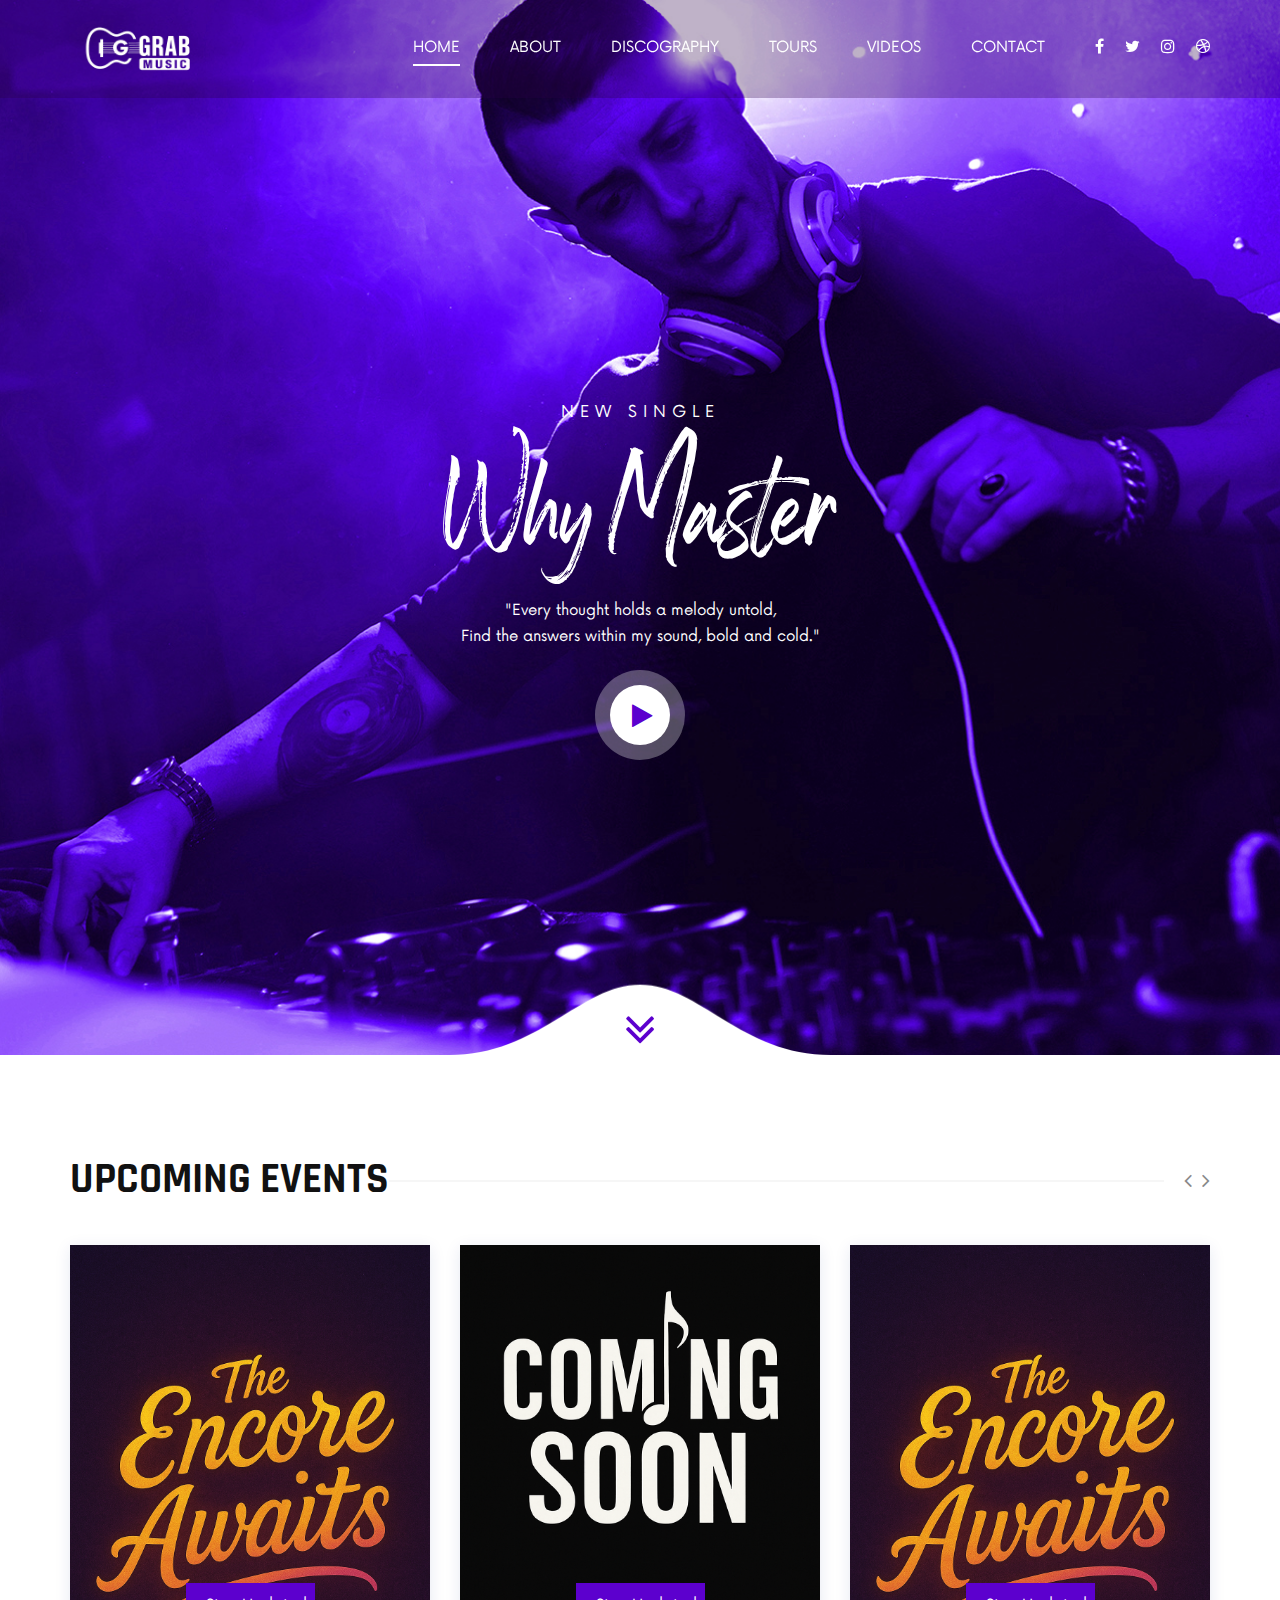
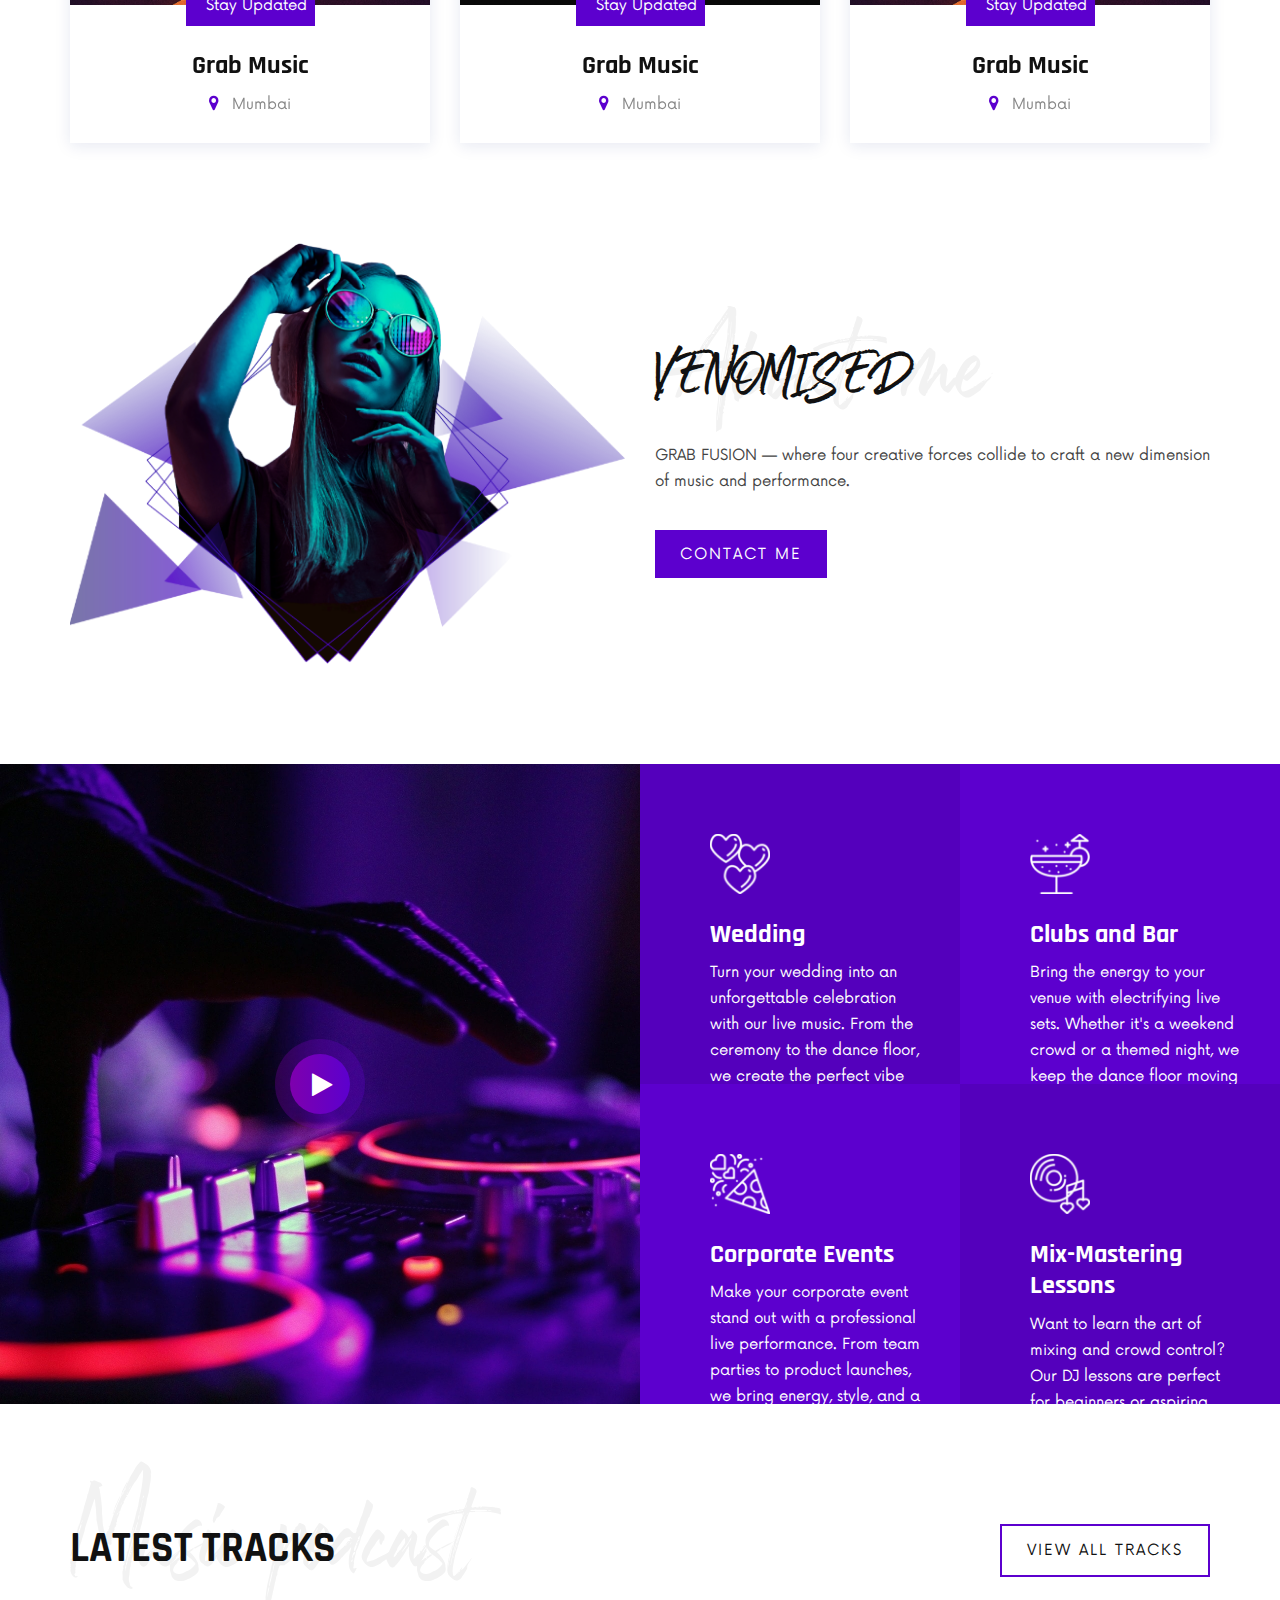
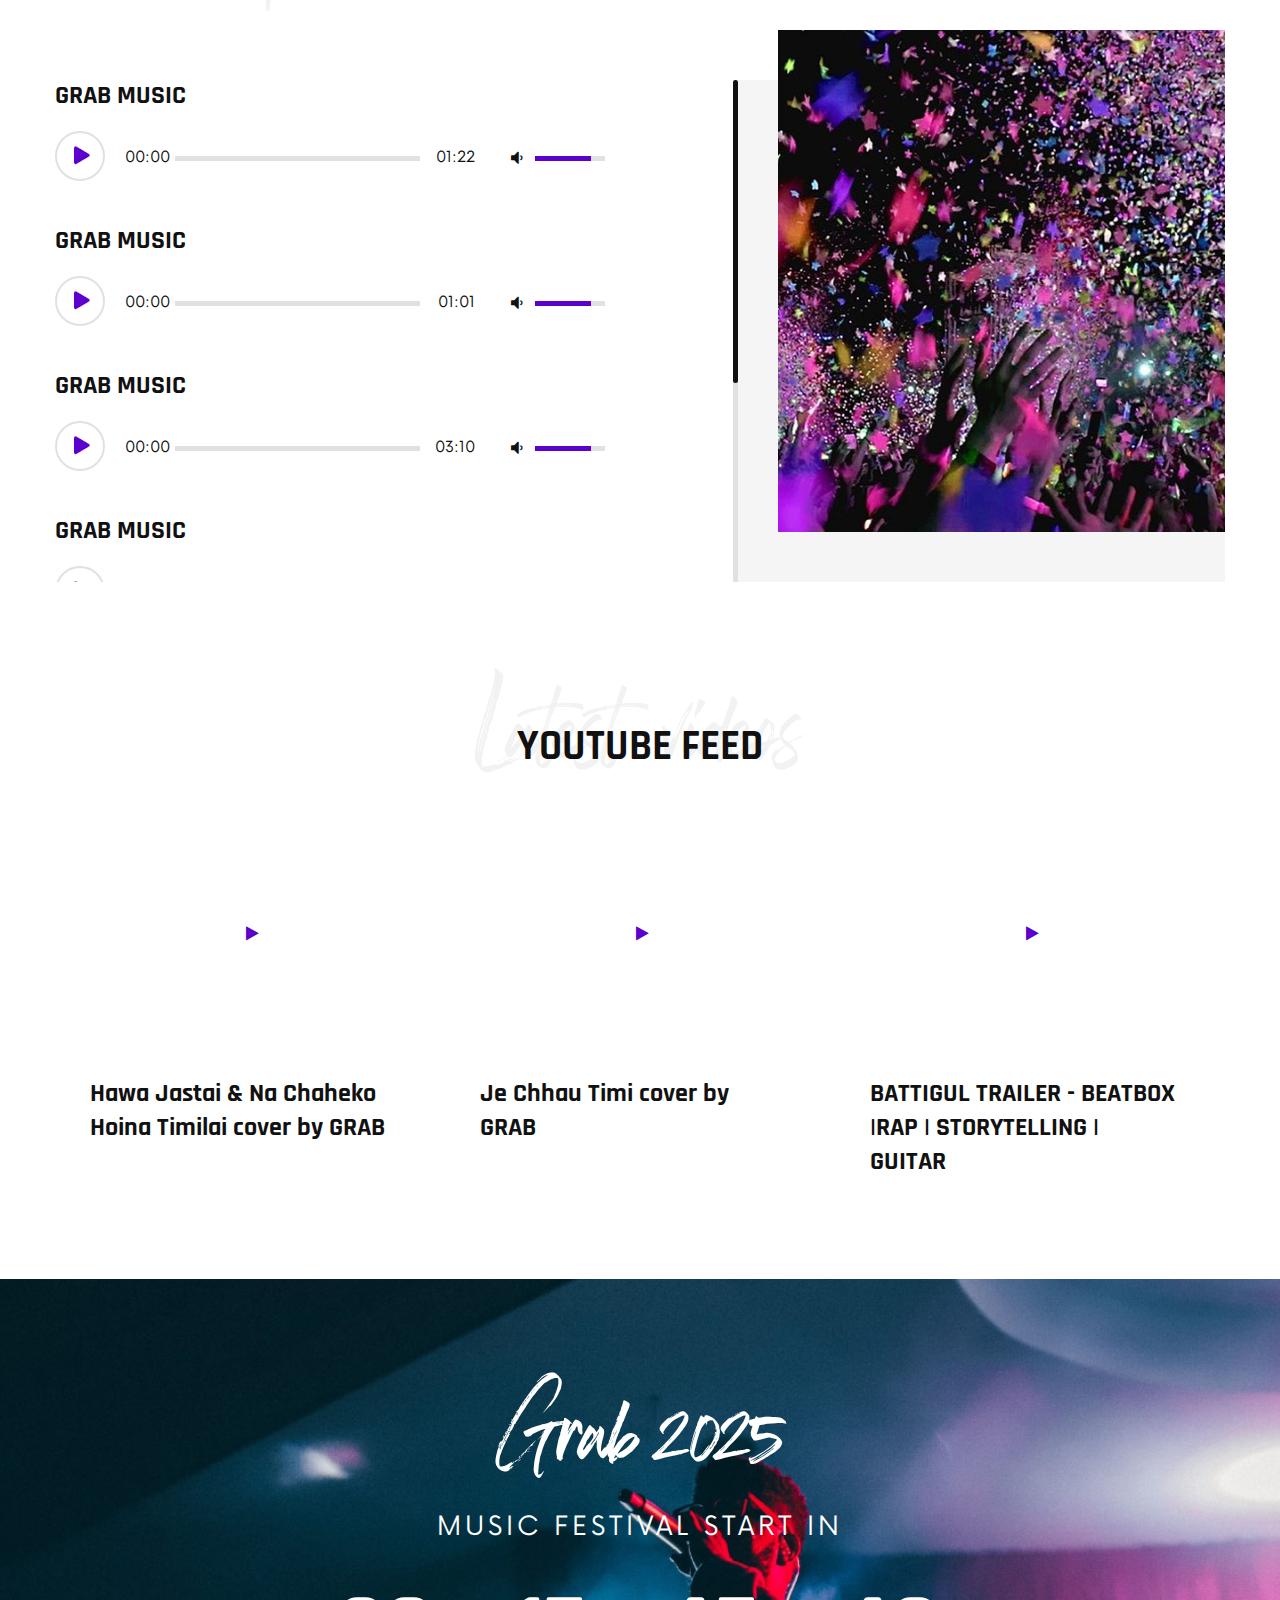
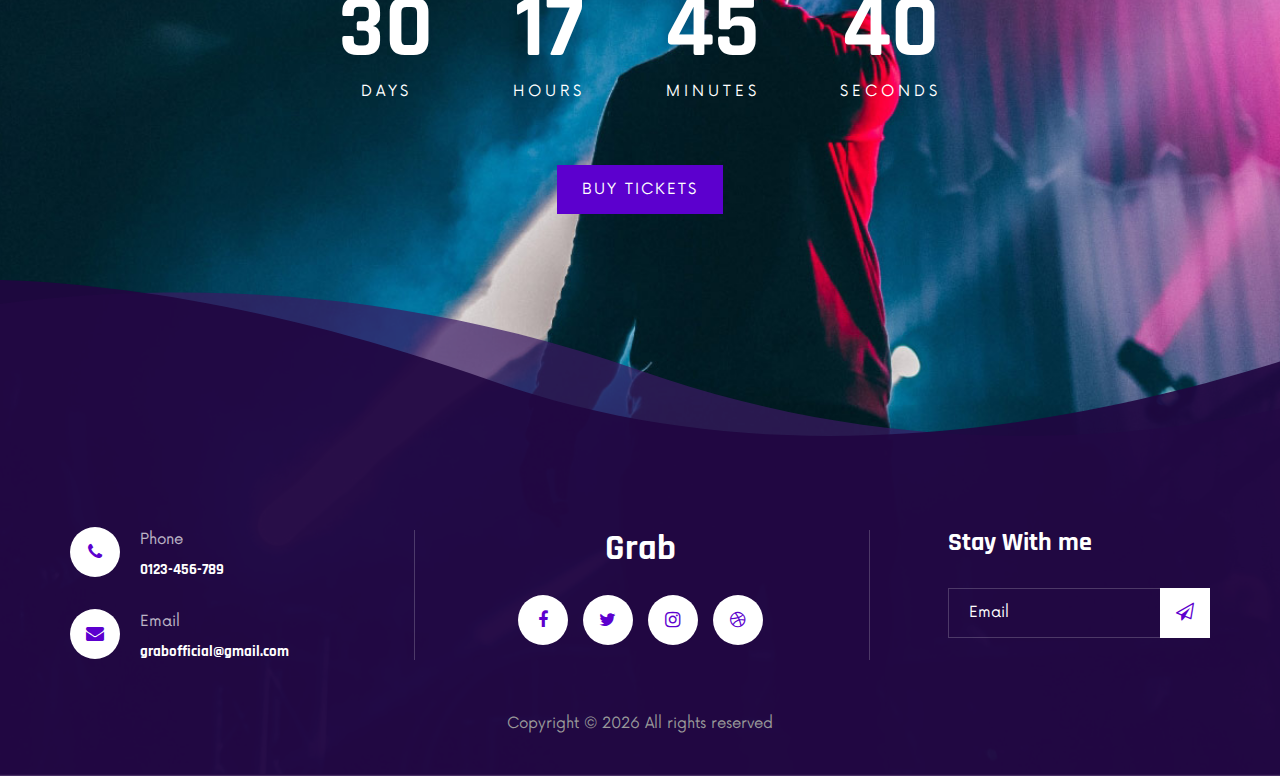
<file: index.html>
<!DOCTYPE html>
<html lang="zxx">
  <head>
    <meta charset="UTF-8" />
    <meta name="description" content="Grab Template" />
    <meta name="keywords" content="Grab, unica, creative, html" />
    <meta name="viewport" content="width=device-width, initial-scale=1.0" />
    <meta http-equiv="X-UA-Compatible" content="ie=edge" />
    <title>Grab Music</title>

    <!-- Google Font -->
    <link
      href="https://fonts.googleapis.com/css2?family=Rajdhani:wght@400;500;600;700&display=swap"
      rel="stylesheet"
    />

    <!-- Css Styles -->
    <link rel="stylesheet" href="css/bootstrap.min.css" type="text/css" />
    <link rel="stylesheet" href="css/font-awesome.min.css" type="text/css" />
    <link rel="stylesheet" href="css/barfiller.css" type="text/css" />
    <link rel="stylesheet" href="css/nowfont.css" type="text/css" />
    <link rel="stylesheet" href="css/rockville.css" type="text/css" />
    <link rel="stylesheet" href="css/magnific-popup.css" type="text/css" />
    <link rel="stylesheet" href="css/owl.carousel.min.css" type="text/css" />
    <link rel="stylesheet" href="css/slicknav.min.css" type="text/css" />
    <link rel="stylesheet" href="css/style.css" type="text/css" />
  </head>

  <body>
    <!-- Page Preloder -->
    <div id="preloder">
      <div class="loader"></div>
    </div>

    <!-- Header Section Begin -->
    <header class="header">
      <div class="container">
        <div class="row">
          <div class="col-lg-2 col-md-2">
            <div class="header__logo">
              <a href="./index.html"> <img src="img/logo2.png" alt="" /></a>
            </div>
          </div>
          <div class="col-lg-10 col-md-10">
            <div class="header__nav">
              <nav class="header__menu mobile-menu">
                <ul>
                  <li class="active"><a href="./index.html">Home</a></li>
                  <li><a href="./about.html">About</a></li>
                  <li><a href="./discography.html">Discography</a></li>
                  <li><a href="./tours.html">Tours</a></li>
                  <li><a href="./videos.html">Videos</a></li>
                  <!-- <li>
                    <a href="#">Pages</a>
                    <ul class="dropdown">
                      <li><a href="./about.html">About</a></li>
                      <li><a href="./blog.html">Blog</a></li>
                      <li><a href="./blog-details.html">Blog Details</a></li>
                    </ul>
                  </li> -->
                  <li><a href="./contact.html">Contact</a></li>
                </ul>
              </nav>
              <div class="header__right__social">
                <a href="#"><i class="fa fa-facebook"></i></a>
                <a href="#"><i class="fa fa-twitter"></i></a>
                <a href="https://www.instagram.com/grab_official2022"
                  ><i class="fa fa-instagram"></i
                ></a>
                <a href="#"><i class="fa fa-dribbble"></i></a>
              </div>
            </div>
          </div>
        </div>
        <div id="mobile-menu-wrap"></div>
      </div>
    </header>
    <!-- Header Section End -->

    <!-- Hero Section Begin -->
    <section class="hero spad set-bg" data-setbg="img/hero-bg.png">
      <div class="container">
        <div class="row">
          <div class="col-lg-12">
            <div class="hero__text">
              <span>New single</span>
              <h1>Why Master</h1>
              <p>
                "Every thought holds a melody untold, <br />Find the answers
                within my sound, bold and cold."
              </p>
              <a
                href="https://www.youtube.com/watch?v=K4DyBUG242c"
                class="play-btn video-popup"
                ><i class="fa fa-play"></i
              ></a>
            </div>
          </div>
        </div>
      </div>
      <div class="linear__icon">
        <i class="fa fa-angle-double-down"></i>
      </div>
    </section>
    <!-- Hero Section End -->

    <!-- Event Section Begin -->
    <section class="event spad">
      <div class="container">
        <div class="row">
          <div class="col-lg-12">
            <div class="section-title">
              <h2>Upcoming Events</h2>
            </div>
          </div>
        </div>
        <div class="row">
          <div class="event__slider owl-carousel">
            <div class="col-lg-4">
              <div class="event__item">
                <div
                  class="event__item__pic set-bg"
                  data-setbg="img/events/waiting.png"
                >
                  <div class="tag-date">
                    <span>Stay Updated</span>
                  </div>
                </div>
                <div class="event__item__text">
                  <h4>Grab Music</h4>
                  <p><i class="fa fa-map-marker"></i> Mumbai</p>
                </div>
              </div>
            </div>
            <div class="col-lg-4">
              <div class="event__item">
                <div
                  class="event__item__pic set-bg"
                  data-setbg="img/events/commingsoon.png"
                >
                  <div class="tag-date">
                    <span>Stay Updated</span>
                  </div>
                </div>
                <div class="event__item__text">
                  <h4>Grab Music</h4>
                  <p><i class="fa fa-map-marker"></i> Mumbai</p>
                </div>
              </div>
            </div>
            <div class="col-lg-4">
              <div class="event__item">
                <div
                  class="event__item__pic set-bg"
                  data-setbg="img/events/waiting.png"
                >
                  <div class="tag-date">
                    <span>Stay Updated</span>
                  </div>
                </div>
                <div class="event__item__text">
                  <h4>Grab Music</h4>
                  <p><i class="fa fa-map-marker"></i> Mumbai</p>
                </div>
              </div>
            </div>
            <div class="col-lg-4">
              <div class="event__item">
                <div
                  class="event__item__pic set-bg"
                  data-setbg="img/events/commingsoon.png"
                >
                  <div class="tag-date">
                    <span>Stay Updated</span>
                  </div>
                </div>
                <div class="event__item__text">
                  <h4>Grab Music</h4>
                  <p><i class="fa fa-map-marker"></i> Mumbai</p>
                </div>
              </div>
            </div>
          </div>
        </div>
      </div>
    </section>
    <!-- Event Section End -->

    <!-- About Section Begin -->
    <section class="about spad">
      <div class="container">
        <div class="row">
          <div class="col-lg-6">
            <div class="about__pic">
              <img src="img/about/about.png" alt="" />
            </div>
          </div>
          <div class="col-lg-6">
            <div class="about__text">
              <div class="section-title">
                <div class="venom-title">
                  <h2>Venomised</h2>
                </div>
                <h1>About me</h1>
              </div>
              <p>
                GRAB FUSION — where four creative forces collide to craft a new
                dimension of music and performance.
              </p>
              <a href="/contact.html" class="primary-btn">CONTACT ME</a>
            </div>
          </div>
        </div>
      </div>
    </section>
    <!-- About Section End -->

    <!-- Services Section Begin -->
    <section class="services">
      <div class="container-fluid">
        <div class="row">
          <div class="col-lg-6 p-0">
            <div
              class="services__left set-bg"
              data-setbg="img/services/service-left.jpg"
            >
              <a
                href="https://www.youtube.com/watch?v=aKuaEvmoN9Y"
                class="play-btn video-popup"
                ><i class="fa fa-play"></i
              ></a>
            </div>
          </div>
          <div class="col-lg-6 p-0">
            <div class="row services__list">
              <div class="col-lg-6 p-0 order-lg-1 col-md-6 order-md-1">
                <div class="service__item deep-bg">
                  <img src="img/services/service-1.png" alt="" />
                  <h4>Wedding</h4>
                  <p>
                    Turn your wedding into an unforgettable celebration with our
                    live music. From the ceremony to the dance floor, we create
                    the perfect vibe for your big day.
                  </p>
                </div>
              </div>
              <div class="col-lg-6 p-0 order-lg-2 col-md-6 order-md-2">
                <div class="service__item">
                  <img src="img/services/service-2.png" alt="" />
                  <h4>Clubs and Bar</h4>
                  <p>
                    Bring the energy to your venue with electrifying live sets.
                    Whether it's a weekend crowd or a themed night, we keep the
                    dance floor moving all night long.
                  </p>
                </div>
              </div>
              <div class="col-lg-6 p-0 order-lg-4 col-md-6 order-md-4">
                <div class="service__item deep-bg">
                  <img src="img/services/service-4.png" alt="" />
                  <h4>Mix-Mastering Lessons</h4>
                  <p>
                    Want to learn the art of mixing and crowd control? Our DJ
                    lessons are perfect for beginners or aspiring pros—hands-on
                    training with real gear.
                  </p>
                </div>
              </div>
              <div class="col-lg-6 p-0 order-lg-3 col-md-6 order-md-3">
                <div class="service__item">
                  <img src="img/services/service-3.png" alt="" />
                  <h4>Corporate Events</h4>
                  <p>
                    Make your corporate event stand out with a professional live
                    performance. From team parties to product launches, we bring
                    energy, style, and a polished sound.
                  </p>
                </div>
              </div>
            </div>
          </div>
        </div>
      </div>
    </section>
    <!-- Services Section End -->

    <!-- Track Section Begin -->
    <section class="track spad">
      <div class="container">
        <div class="row">
          <div class="col-lg-7">
            <div class="section-title">
              <h2>Latest tracks</h2>
              <h1>Music podcast</h1>
            </div>
          </div>
          <div class="col-lg-5">
            <div class="track__all">
              <a href="#" class="primary-btn border-btn">View all tracks</a>
            </div>
          </div>
        </div>
        <div class="row">
          <div class="col-lg-7 p-0">
            <div class="track__content nice-scroll">
              <div class="single_player_container">
                <h4>Grab Music</h4>
                <div
                  class="jp-jplayer jplayer"
                  data-ancestor=".jp_container_1"
                  data-url="music-files/1.mp3"
                ></div>
                <div
                  class="jp-audio jp_container_1"
                  role="application"
                  aria-label="media player"
                >
                  <div class="jp-gui jp-interface">
                    <!-- Player Controls -->
                    <div class="player_controls_box">
                      <button
                        class="jp-play player_button"
                        tabindex="0"
                      ></button>
                    </div>
                    <!-- Progress Bar -->
                    <div class="player_bars">
                      <div class="jp-progress">
                        <div class="jp-seek-bar">
                          <div>
                            <div class="jp-play-bar">
                              <div
                                class="jp-current-time"
                                role="timer"
                                aria-label="time"
                              >
                                0:00
                              </div>
                            </div>
                          </div>
                        </div>
                      </div>
                      <div
                        class="jp-duration ml-auto"
                        role="timer"
                        aria-label="duration"
                      >
                        00:00
                      </div>
                    </div>
                    <!-- Volume Controls -->
                    <div class="jp-volume-controls">
                      <button class="jp-mute" tabindex="0">
                        <i class="fa fa-volume-down"></i>
                      </button>
                      <div class="jp-volume-bar">
                        <div
                          class="jp-volume-bar-value"
                          style="width: 0%"
                        ></div>
                      </div>
                    </div>
                  </div>
                </div>
              </div>
              <div class="single_player_container">
                <h4>Grab Music</h4>
                <div
                  class="jp-jplayer jplayer"
                  data-ancestor=".jp_container_2"
                  data-url="music-files/2.mp3"
                ></div>
                <div
                  class="jp-audio jp_container_2"
                  role="application"
                  aria-label="media player"
                >
                  <div class="jp-gui jp-interface">
                    <!-- Player Controls -->
                    <div class="player_controls_box">
                      <button
                        class="jp-play player_button"
                        tabindex="0"
                      ></button>
                    </div>
                    <!-- Progress Bar -->
                    <div class="player_bars">
                      <div class="jp-progress">
                        <div class="jp-seek-bar">
                          <div>
                            <div class="jp-play-bar">
                              <div
                                class="jp-current-time"
                                role="timer"
                                aria-label="time"
                              >
                                0:00
                              </div>
                            </div>
                          </div>
                        </div>
                      </div>
                      <div
                        class="jp-duration ml-auto"
                        role="timer"
                        aria-label="duration"
                      >
                        00:00
                      </div>
                    </div>
                    <!-- Volume Controls -->
                    <div class="jp-volume-controls">
                      <button class="jp-mute" tabindex="0">
                        <i class="fa fa-volume-down"></i>
                      </button>
                      <div class="jp-volume-bar">
                        <div
                          class="jp-volume-bar-value"
                          style="width: 0%"
                        ></div>
                      </div>
                    </div>
                  </div>
                </div>
              </div>
              <div class="single_player_container">
                <h4>Grab Music</h4>
                <div
                  class="jp-jplayer jplayer"
                  data-ancestor=".jp_container_3"
                  data-url="music-files/3.mp3"
                ></div>
                <div
                  class="jp-audio jp_container_3"
                  role="application"
                  aria-label="media player"
                >
                  <div class="jp-gui jp-interface">
                    <!-- Player Controls -->
                    <div class="player_controls_box">
                      <button
                        class="jp-play player_button"
                        tabindex="0"
                      ></button>
                    </div>
                    <!-- Progress Bar -->
                    <div class="player_bars">
                      <div class="jp-progress">
                        <div class="jp-seek-bar">
                          <div>
                            <div class="jp-play-bar">
                              <div
                                class="jp-current-time"
                                role="timer"
                                aria-label="time"
                              >
                                0:00
                              </div>
                            </div>
                          </div>
                        </div>
                      </div>
                      <div
                        class="jp-duration ml-auto"
                        role="timer"
                        aria-label="duration"
                      >
                        00:00
                      </div>
                    </div>
                    <!-- Volume Controls -->
                    <div class="jp-volume-controls">
                      <button class="jp-mute" tabindex="0">
                        <i class="fa fa-volume-down"></i>
                      </button>
                      <div class="jp-volume-bar">
                        <div
                          class="jp-volume-bar-value"
                          style="width: 0%"
                        ></div>
                      </div>
                    </div>
                  </div>
                </div>
              </div>
              <div class="single_player_container">
                <h4>Grab Music</h4>
                <div
                  class="jp-jplayer jplayer"
                  data-ancestor=".jp_container_4"
                  data-url="music-files/4.mp3"
                ></div>
                <div
                  class="jp-audio jp_container_4"
                  role="application"
                  aria-label="media player"
                >
                  <div class="jp-gui jp-interface">
                    <!-- Player Controls -->
                    <div class="player_controls_box">
                      <button
                        class="jp-play player_button"
                        tabindex="0"
                      ></button>
                    </div>
                    <!-- Progress Bar -->
                    <div class="player_bars">
                      <div class="jp-progress">
                        <div class="jp-seek-bar">
                          <div>
                            <div class="jp-play-bar">
                              <div
                                class="jp-current-time"
                                role="timer"
                                aria-label="time"
                              >
                                0:00
                              </div>
                            </div>
                          </div>
                        </div>
                      </div>
                      <div
                        class="jp-duration ml-auto"
                        role="timer"
                        aria-label="duration"
                      >
                        00:00
                      </div>
                    </div>
                    <!-- Volume Controls -->
                    <div class="jp-volume-controls">
                      <button class="jp-mute" tabindex="0">
                        <i class="fa fa-volume-down"></i>
                      </button>
                      <div class="jp-volume-bar">
                        <div
                          class="jp-volume-bar-value"
                          style="width: 0%"
                        ></div>
                      </div>
                    </div>
                  </div>
                </div>
              </div>
              <div class="single_player_container">
                <h4>Grab Music</h4>
                <div
                  class="jp-jplayer jplayer"
                  data-ancestor=".jp_container_5"
                  data-url="music-files/5.mp3"
                ></div>
                <div
                  class="jp-audio jp_container_5"
                  role="application"
                  aria-label="media player"
                >
                  <div class="jp-gui jp-interface">
                    <!-- Player Controls -->
                    <div class="player_controls_box">
                      <button
                        class="jp-play player_button"
                        tabindex="0"
                      ></button>
                    </div>
                    <!-- Progress Bar -->
                    <div class="player_bars">
                      <div class="jp-progress">
                        <div class="jp-seek-bar">
                          <div>
                            <div class="jp-play-bar">
                              <div
                                class="jp-current-time"
                                role="timer"
                                aria-label="time"
                              >
                                0:00
                              </div>
                            </div>
                          </div>
                        </div>
                      </div>
                      <div
                        class="jp-duration ml-auto"
                        role="timer"
                        aria-label="duration"
                      >
                        00:00
                      </div>
                    </div>
                    <!-- Volume Controls -->
                    <div class="jp-volume-controls">
                      <button class="jp-mute" tabindex="0">
                        <i class="fa fa-volume-down"></i>
                      </button>
                      <div class="jp-volume-bar">
                        <div
                          class="jp-volume-bar-value"
                          style="width: 0%"
                        ></div>
                      </div>
                    </div>
                  </div>
                </div>
              </div>
              <div class="single_player_container">
                <h4>Grab Music</h4>
                <div
                  class="jp-jplayer jplayer"
                  data-ancestor=".jp_container_6"
                  data-url="music-files/6.mp3"
                ></div>
                <div
                  class="jp-audio jp_container_6"
                  role="application"
                  aria-label="media player"
                >
                  <div class="jp-gui jp-interface">
                    <!-- Player Controls -->
                    <div class="player_controls_box">
                      <button
                        class="jp-play player_button"
                        tabindex="0"
                      ></button>
                    </div>
                    <!-- Progress Bar -->
                    <div class="player_bars">
                      <div class="jp-progress">
                        <div class="jp-seek-bar">
                          <div>
                            <div class="jp-play-bar">
                              <div
                                class="jp-current-time"
                                role="timer"
                                aria-label="time"
                              >
                                0:00
                              </div>
                            </div>
                          </div>
                        </div>
                      </div>
                      <div
                        class="jp-duration ml-auto"
                        role="timer"
                        aria-label="duration"
                      >
                        00:00
                      </div>
                    </div>
                    <!-- Volume Controls -->
                    <div class="jp-volume-controls">
                      <button class="jp-mute" tabindex="0">
                        <i class="fa fa-volume-down"></i>
                      </button>
                      <div class="jp-volume-bar">
                        <div
                          class="jp-volume-bar-value"
                          style="width: 0%"
                        ></div>
                      </div>
                    </div>
                  </div>
                </div>
              </div>
            </div>
          </div>
          <div class="col-lg-5 p-0">
            <div class="track__pic">
              <img src="img/track-right.jpg" alt="" />
            </div>
          </div>
        </div>
      </div>
    </section>
    <!-- Track Section End -->

    <!-- Youtube Section Begin -->
    <section class="youtube spad">
      <div class="container">
        <div class="row">
          <div class="col-lg-12">
            <div class="section-title">
              <h2>Youtube feed</h2>
              <h1>Latest videos</h1>
            </div>
          </div>
        </div>
        <div class="row">
          <div class="col-lg-4 col-md-6 col-sm-6">
            <div class="youtube__item">
              <div
                class="youtube__item__pic set-bg"
                data-setbg="https://img.youtube.com/vi/aKuaEvmoN9Y/hqdefault.jpg"
              >
                <a
                  href="https://www.youtube.com/watch?v=aKuaEvmoN9Y?autoplay=1"
                  class="play-btn video-popup"
                  ><i class="fa fa-play"></i
                ></a>
              </div>
              <div class="youtube__item__text">
                <h4>Hawa Jastai & Na Chaheko Hoina Timilai cover by GRAB</h4>
              </div>
            </div>
          </div>
          <div class="col-lg-4 col-md-6 col-sm-6">
            <div class="youtube__item">
              <div
                class="youtube__item__pic set-bg"
                data-setbg="https://img.youtube.com/vi/V-Sy4oT_0Yk/hqdefault.jpg"
              >
                <a
                  href="https://www.youtube.com/watch?v=V-Sy4oT_0Yk?autoplay=1"
                  class="play-btn video-popup"
                  ><i class="fa fa-play"></i
                ></a>
              </div>
              <div class="youtube__item__text">
                <h4>Je Chhau Timi cover by GRAB</h4>
              </div>
            </div>
          </div>
          <div class="col-lg-4 col-md-6 col-sm-6">
            <div class="youtube__item">
              <div
                class="youtube__item__pic set-bg"
                data-setbg="https://img.youtube.com/vi/i2CAh7qfdAk/hqdefault.jpg"
              >
                <a
                  href="https://www.youtube.com/watch?v=i2CAh7qfdAk?autoplay=1"
                  class="play-btn video-popup"
                  ><i class="fa fa-play"></i
                ></a>
              </div>
              <div class="youtube__item__text">
                <h4>BATTIGUL TRAILER - BEATBOX |RAP | STORYTELLING | GUITAR</h4>
              </div>
            </div>
          </div>
        </div>
      </div>
    </section>
    <!-- Youtube Section End -->

    <!-- Countdown Section Begin -->
    <section class="countdown spad set-bg" data-setbg="img/countdown-bg.jpg">
      <div class="container">
        <div class="row">
          <div class="col-lg-12">
            <div class="countdown__text">
              <h1>Grab 2025</h1>
              <h4>Music festival start in</h4>
            </div>
            <div class="countdown__timer" id="countdown-time">
              <div class="countdown__item">
                <span>20</span>
                <p>days</p>
              </div>
              <div class="countdown__item">
                <span>45</span>
                <p>hours</p>
              </div>
              <div class="countdown__item">
                <span>18</span>
                <p>minutes</p>
              </div>
              <div class="countdown__item">
                <span>09</span>
                <p>seconds</p>
              </div>
            </div>
            <div class="buy__tickets">
              <a href="#" class="primary-btn">Buy tickets</a>
            </div>
          </div>
        </div>
      </div>
    </section>
    <!-- Countdown Section End -->

    <!-- Footer Section Begin -->
    <footer class="footer spad set-bg" data-setbg="img/footer-bg.png">
      <div class="container">
        <div class="row">
          <div class="col-lg-3 col-md-6">
            <div class="footer__address">
              <ul>
                <li>
                  <i class="fa fa-phone"></i>
                  <p>Phone</p>
                  <h6>0123-456-789</h6>
                </li>
                <li>
                  <i class="fa fa-envelope"></i>
                  <p>Email</p>
                  <h6>grabofficial@gmail.com</h6>
                </li>
              </ul>
            </div>
          </div>
          <div class="col-lg-4 offset-lg-1 col-md-6">
            <div class="footer__social">
              <h2>Grab</h2>
              <div class="footer__social__links">
                <a href="https://www.instagram.com/grab_official2022"
                  ><i class="fa fa-facebook"></i
                ></a>
                <a href="https://www.instagram.com/grab_official2022"
                  ><i class="fa fa-twitter"></i
                ></a>
                <a href="https://www.instagram.com/grab_official2022"
                  ><i class="fa fa-instagram"></i
                ></a>
                <a href="https://www.instagram.com/grab_official2022"
                  ><i class="fa fa-dribbble"></i
                ></a>
              </div>
            </div>
          </div>
          <div class="col-lg-3 offset-lg-1 col-md-6">
            <div class="footer__newslatter">
              <h4>Stay With me</h4>
              <form action="#">
                <input type="text" placeholder="Email" />
                <button type="submit"><i class="fa fa-send-o"></i></button>
              </form>
            </div>
          </div>
        </div>
        <!-- Link back to Colorlib can't be removed. Template is licensed under CC BY 3.0. -->
        <div class="footer__copyright__text">
          <p>
            Copyright &copy;
            <script>
              document.write(new Date().getFullYear());
            </script>
            All rights reserved
          </p>
        </div>
        <!-- Link back to Colorlib can't be removed. Template is licensed under CC BY 3.0. -->
      </div>
    </footer>
    <!-- Footer Section End -->

<script>
  // Fade in on load
  window.addEventListener("load", function () {
    document.querySelector(".header").classList.add("loaded");
  });

  let lastScroll = 0;
  const header = document.querySelector(".header");

  function updateHeader() {
    const currentScroll = window.scrollY;

    // Index page special behavior
    const isIndex = window.location.pathname.endsWith("index.html") || window.location.pathname === "/" || window.location.pathname === "/GrabMusic/"; 

    if (isIndex) {
      if (currentScroll === 0) {
        header.classList.add("at-top");
      } else {
        header.classList.remove("at-top");
      }
    }

    // Shrink only if scrolled past 50px
    if (currentScroll > 50) {
      header.classList.add("scrolled");
    } else {
      header.classList.remove("scrolled");
    }

    // Hide on scroll down, show on scroll up
    if (currentScroll > lastScroll && currentScroll > 100) {
      header.style.transform = "translateY(-100%)";
    } else {
      header.style.transform = "translateY(0)";
    }

    lastScroll = currentScroll;
  }

  window.addEventListener("scroll", updateHeader);
  window.addEventListener("load", updateHeader);
</script>

    <!-- Js Plugins -->
    <script src="js/jquery-3.3.1.min.js"></script>
    <script src="js/bootstrap.min.js"></script>
    <script src="js/jquery.magnific-popup.min.js"></script>
    <script src="js/jquery.nicescroll.min.js"></script>
    <script src="js/jquery.barfiller.js"></script>
    <script src="js/jquery.countdown.min.js"></script>
    <script src="js/jquery.slicknav.js"></script>
    <script src="js/owl.carousel.min.js"></script>
    <script src="js/main.js"></script>

    <!-- Music Plugin -->
    <script src="js/jquery.jplayer.min.js"></script>
    <script src="js/jplayerInit.js"></script>
  </body>
</html>
</file>
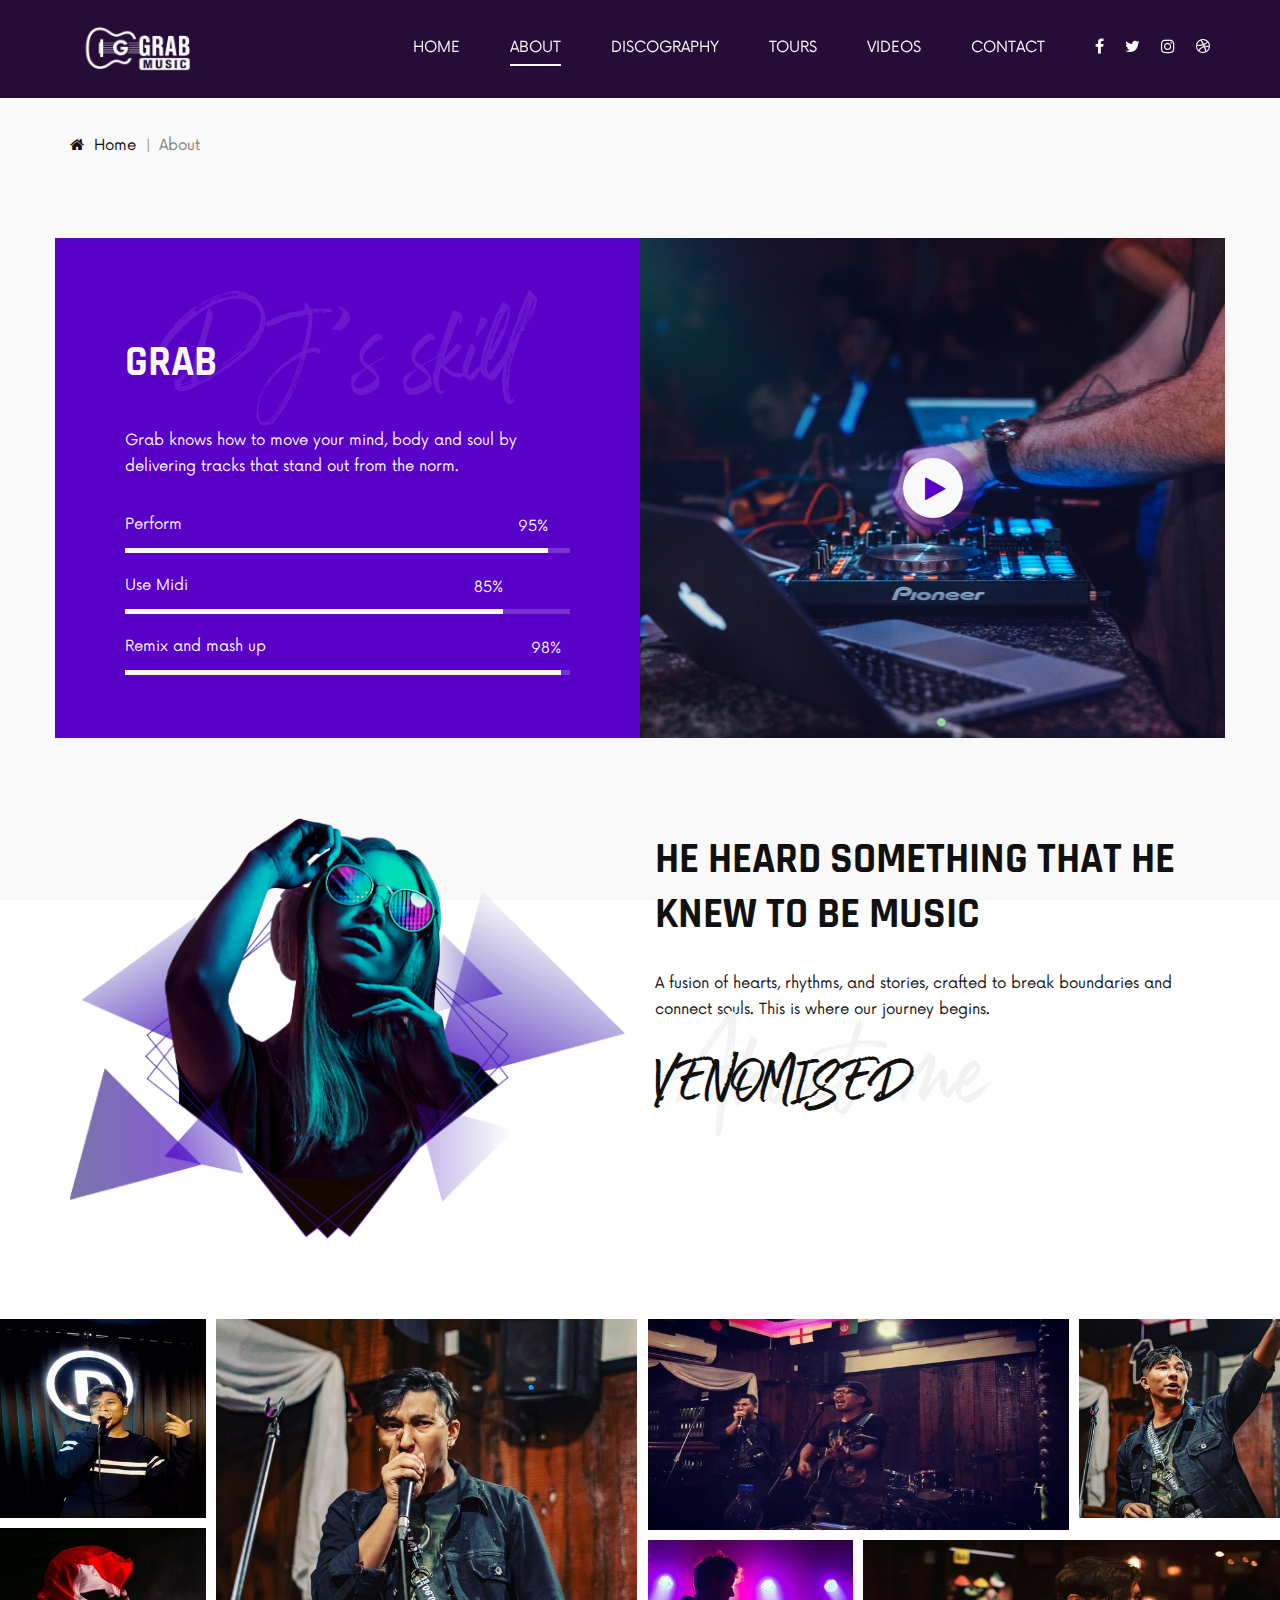
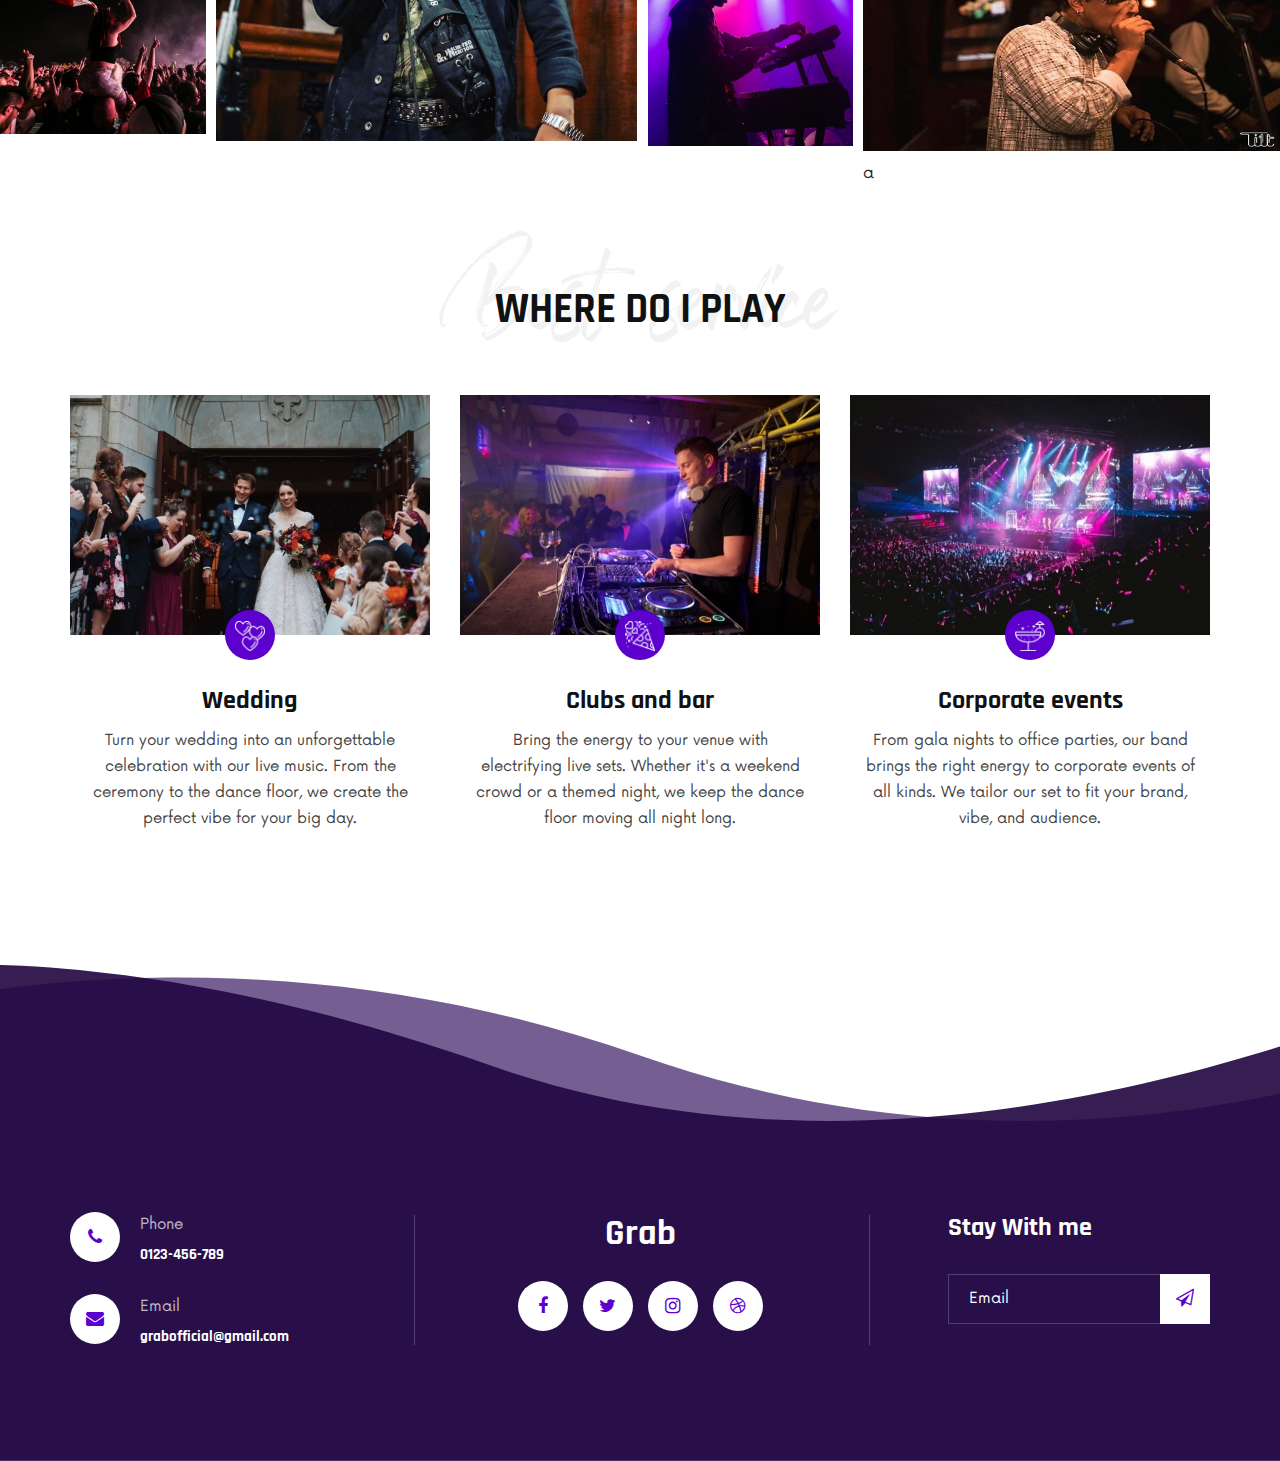
<file: about.html>
<!DOCTYPE html>
<html lang="zxx">
  <head>
    <meta charset="UTF-8" />
    <meta name="description" content="Grab Template" />
    <meta name="keywords" content="Grab, unica, creative, html" />
    <meta name="viewport" content="width=device-width, initial-scale=1.0" />
    <meta http-equiv="X-UA-Compatible" content="ie=edge" />
    <title>Grab Music</title>

    <!-- Google Font -->
    <link
      href="https://fonts.googleapis.com/css2?family=Rajdhani:wght@400;500;600;700&display=swap"
      rel="stylesheet"
    />

    <!-- Css Styles -->
    <link rel="stylesheet" href="css/bootstrap.min.css" type="text/css" />
    <link rel="stylesheet" href="css/font-awesome.min.css" type="text/css" />
    <link rel="stylesheet" href="css/barfiller.css" type="text/css" />
    <link rel="stylesheet" href="css/nowfont.css" type="text/css" />
    <link rel="stylesheet" href="css/rockville.css" type="text/css" />
    <link rel="stylesheet" href="css/magnific-popup.css" type="text/css" />
    <link rel="stylesheet" href="css/owl.carousel.min.css" type="text/css" />
    <link rel="stylesheet" href="css/slicknav.min.css" type="text/css" />
    <link rel="stylesheet" href="css/style.css" type="text/css" />
  </head>

  <body>
    <!-- Page Preloder -->
    <div id="preloder">
      <div class="loader"></div>
    </div>

    <!-- Header Section Begin -->
    <header class="header header--normal">
      <div class="container">
        <div class="row">
          <div class="col-lg-2 col-md-2">
            <div class="header__logo">
              <a href="./index.html"><img src="img/logo2.png" alt="" /></a>
            </div>
          </div>
          <div class="col-lg-10 col-md-10">
            <div class="header__nav">
              <nav class="header__menu mobile-menu">
                <ul>
                  <li><a href="./index.html">Home</a></li>
                  <li class="active"><a href="./about.html">About</a></li>
                  <li><a href="./discography.html">Discography</a></li>
                  <li><a href="./tours.html">Tours</a></li>
                  <li><a href="./videos.html">Videos</a></li>
                  <!-- <li>
                    <a href="#">Pages</a>
                    <ul class="dropdown">
                      <li><a href="./about.html">About</a></li>
                      <li><a href="./blog.html">Blog</a></li>
                      <li><a href="./blog-details.html">Blog Details</a></li>
                    </ul>
                  </li> -->
                  <li><a href="./contact.html">Contact</a></li>
                </ul>
              </nav>
              <div class="header__right__social">
                <a href="#"><i class="fa fa-facebook"></i></a>
                <a href="#"><i class="fa fa-twitter"></i></a>
                <a href="https://www.instagram.com/grab_official2022"
                  ><i class="fa fa-instagram"></i
                ></a>
                <a href="#"><i class="fa fa-dribbble"></i></a>
              </div>
            </div>
          </div>
        </div>
        <div id="mobile-menu-wrap"></div>
      </div>
    </header>
    <!-- Header Section End -->

    <!-- Breadcrumb Begin -->
    <div class="breadcrumb-option">
      <div class="container">
        <div class="row">
          <div class="col-lg-12">
            <div class="breadcrumb__links">
              <a href="#"><i class="fa fa-home"></i> Home</a>
              <span>About</span>
            </div>
          </div>
        </div>
      </div>
    </div>
    <!-- Breadcrumb End -->

    <!-- Skills Section Begin -->
    <section class="skills spad">
      <div class="container">
        <div class="row">
          <div class="col-lg-6 p-0">
            <div class="skills__content">
              <div class="section-title">
                <h2>Grab</h2>
                <h1>DJ’s skill</h1>
              </div>
              <p>
                Grab knows how to move your mind, body and soul by delivering
                tracks that stand out from the norm.
              </p>
              <div class="skill__bar__item">
                <p>Perform</p>
                <div id="bar1" class="barfiller">
                  <span class="tip"></span>
                  <span class="fill" data-percentage="95"></span>
                </div>
              </div>
              <div class="skill__bar__item">
                <p>Use Midi</p>
                <div id="bar2" class="barfiller">
                  <span class="tip"></span>
                  <span class="fill" data-percentage="85"></span>
                </div>
              </div>
              <div class="skill__bar__item">
                <p>Remix and mash up</p>
                <div id="bar3" class="barfiller">
                  <span class="tip"></span>
                  <span class="fill" data-percentage="98"></span>
                </div>
              </div>
            </div>
          </div>
          <div class="col-lg-6 p-0">
            <div class="skills__video set-bg" data-setbg="img/skill-video.jpg">
              <a
                href="https://www.youtube.com/watch?v=S19UcWdOA-I?autoplay=1"
                class="play-btn video-popup"
                ><i class="fa fa-play"></i
              ></a>
            </div>
          </div>
        </div>
      </div>
    </section>
    <!-- Skills Section End -->

    <!-- About Section Begin -->
    <section class="about about--page spad">
      <div class="container">
        <div class="row">
          <div class="col-lg-6">
            <div class="about__pic">
              <img src="img/about/about.png" alt="" />
            </div>
          </div>
          <div class="col-lg-6">
            <div class="about__text">
              <div class="section-title">
                <h2>He heard something that he knew to be music</h2>
              </div>
              <p>
                A fusion of hearts, rhythms, and stories, crafted to break
                boundaries and connect souls. This is where our journey begins.
              </p>
              <div class="section-title">
                <div class="venom-title">
                  <h2>Venomised</h2>
                </div>
                <h1>About me</h1>
              </div>
            </div>
          </div>
        </div>
      </div>
    </section>
    <!-- About Section End -->

    <!-- About Pic Begin -->
    <div class="about-pic">
      <div class="container-fluid">
        <div class="row">
          <div class="col-lg-6">
            <div class="row">
              <div class="col-lg-4 col-md-4 col-sm-4 p-0">
                <img src="img/about/ab-10.jpg" alt="" />
                <img src="img/about/ap-2.jpg" alt="" />
              </div>
              <div class="col-lg-8 col-md-8 col-sm-8 p-0">
                <img src="img/about/ab-3.jpg" alt="" />
              </div>
            </div>
          </div>
          <div class="col-lg-6">
            <div class="row">
              <div class="col-lg-8 col-md-8 col-sm-8 p-0">
                <img src="img/about/aboutimg1 (3).jpg" alt="" />
              </div>
              <div class="col-lg-4 col-md-4 col-sm-4 p-0">
                <img src="img/about/venom_about (1).jpg" alt="" />
              </div>
              <div class="col-lg-4 col-md-4 col-sm-4 p-0">
                <img src="img/about/ap-6.jpg" alt="" />
              </div>
              <div class="col-lg-8 col-md-8 col-sm-8 p-0">
                <img src="img/about/ab-5 (2).jpg" alt="" />a
              </div>
            </div>
          </div>
        </div>
      </div>
    </div>
    <!-- About Pic End -->

    <!-- About Services Section Begin -->
    <section class="about-services spad">
      <div class="container">
        <div class="row">
          <div class="col-lg-12">
            <div class="section-title center-title">
              <h2>WHERE DO I PLAY</h2>
              <h1>Best service</h1>
            </div>
          </div>
        </div>
        <div class="row">
          <div class="col-lg-4 col-md-6 col-sm-6">
            <div class="about__services__item">
              <div
                class="about__services__item__pic set-bg"
                data-setbg="img/services/as-1.jpg"
              >
                <div class="icon">
                  <img src="img/services/as-icon-1.png" alt="" />
                </div>
              </div>
              <div class="about__services__item__text">
                <h4>Wedding</h4>
                <p>
                  Turn your wedding into an unforgettable celebration with our
                  live music. From the ceremony to the dance floor, we create
                  the perfect vibe for your big day.
                </p>
              </div>
            </div>
          </div>
          <div class="col-lg-4 col-md-6 col-sm-6">
            <div class="about__services__item">
              <div
                class="about__services__item__pic set-bg"
                data-setbg="img/services/as-2.jpg"
              >
                <div class="icon">
                  <img src="img/services/as-icon-2.png" alt="" />
                </div>
              </div>
              <div class="about__services__item__text">
                <h4>Clubs and bar</h4>
                <p>
                  Bring the energy to your venue with electrifying live sets.
                  Whether it's a weekend crowd or a themed night, we keep the
                  dance floor moving all night long.
                </p>
              </div>
            </div>
          </div>
          <div class="col-lg-4 col-md-6 col-sm-6">
            <div class="about__services__item">
              <div
                class="about__services__item__pic set-bg"
                data-setbg="img/services/as-3.jpg"
              >
                <div class="icon">
                  <img src="img/services/as-icon-3.png" alt="" />
                </div>
              </div>
              <div class="about__services__item__text">
                <h4>Corporate events</h4>
                <p>
                  From gala nights to office parties, our band brings the right
                  energy to corporate events of all kinds. We tailor our set to
                  fit your brand, vibe, and audience.
                </p>
              </div>
            </div>
          </div>
        </div>
      </div>
    </section>
    <!-- About Services Section End -->

    <!-- Footer Section Begin -->
    <footer
      class="footer footer--normal spad set-bg"
      data-setbg="img/footer-bg.png"
    >
      <div class="container">
        <div class="row">
          <div class="col-lg-3 col-md-6">
            <div class="footer__address">
              <ul>
                <li>
                  <i class="fa fa-phone"></i>
                  <p>Phone</p>
                  <h6>0123-456-789</h6>
                </li>
                <li>
                  <i class="fa fa-envelope"></i>
                  <p>Email</p>
                  <h6>grabofficial@gmail.com</h6>
                </li>
              </ul>
            </div>
          </div>
          <div class="col-lg-4 offset-lg-1 col-md-6">
            <div class="footer__social">
              <h2>Grab</h2>
              <div class="footer__social__links">
                <a href="https://www.instagram.com/grab_official2022"
                  ><i class="fa fa-facebook"></i
                ></a>
                <a href="https://www.instagram.com/grab_official2022"
                  ><i class="fa fa-twitter"></i
                ></a>
                <a href="https://www.instagram.com/grab_official2022"
                  ><i class="fa fa-instagram"></i
                ></a>
                <a href="https://www.instagram.com/grab_official2022"
                  ><i class="fa fa-dribbble"></i
                ></a>
              </div>
            </div>
          </div>
          <div class="col-lg-3 offset-lg-1 col-md-6">
            <div class="footer__newslatter">
              <h4>Stay With me</h4>
              <form action="#">
                <input type="text" placeholder="Email" />
                <button type="submit"><i class="fa fa-send-o"></i></button>
              </form>
            </div>
          </div>
        </div>
      </div>
    </footer>
    <!-- Footer Section End -->

    <script>
      // Fade in on load
      window.addEventListener("load", function () {
        document.querySelector(".header").classList.add("loaded");
      });

      // Smart hide/show + full reset at top
      let lastScroll = 0;
      const header = document.querySelector(".header");

      window.addEventListener("scroll", function () {
        const currentScroll = window.scrollY;

        // Shrink only if scrolled past 50px
        if (currentScroll > 50) {
          header.classList.add("scrolled");
        } else {
          header.classList.remove("scrolled");
        }

        // Hide on scroll down, show on scroll up
        if (currentScroll > lastScroll && currentScroll > 100) {
          header.style.transform = "translateY(-100%)";
        } else {
          header.style.transform = "translateY(0)";
        }

        lastScroll = currentScroll;
      });
    </script>

    <script>
      function adjustBodyPadding() {
        const header = document.querySelector(".header");
        document.body.style.paddingTop = header.offsetHeight + "px";
      }
      window.addEventListener("load", adjustBodyPadding);
      window.addEventListener("resize", adjustBodyPadding);
    </script>

    <!-- Js Plugins -->
    <script src="js/jquery-3.3.1.min.js"></script>
    <script src="js/bootstrap.min.js"></script>
    <script src="js/jquery.magnific-popup.min.js"></script>
    <script src="js/jquery.nicescroll.min.js"></script>
    <script src="js/jquery.barfiller.js"></script>
    <script src="js/jquery.countdown.min.js"></script>
    <script src="js/jquery.slicknav.js"></script>
    <script src="js/owl.carousel.min.js"></script>
    <script src="js/main.js"></script>

    <!-- Music Plugin -->
    <script src="js/jquery.jplayer.min.js"></script>
    <script src="js/jplayerInit.js"></script>
  </body>
</html>
</file>
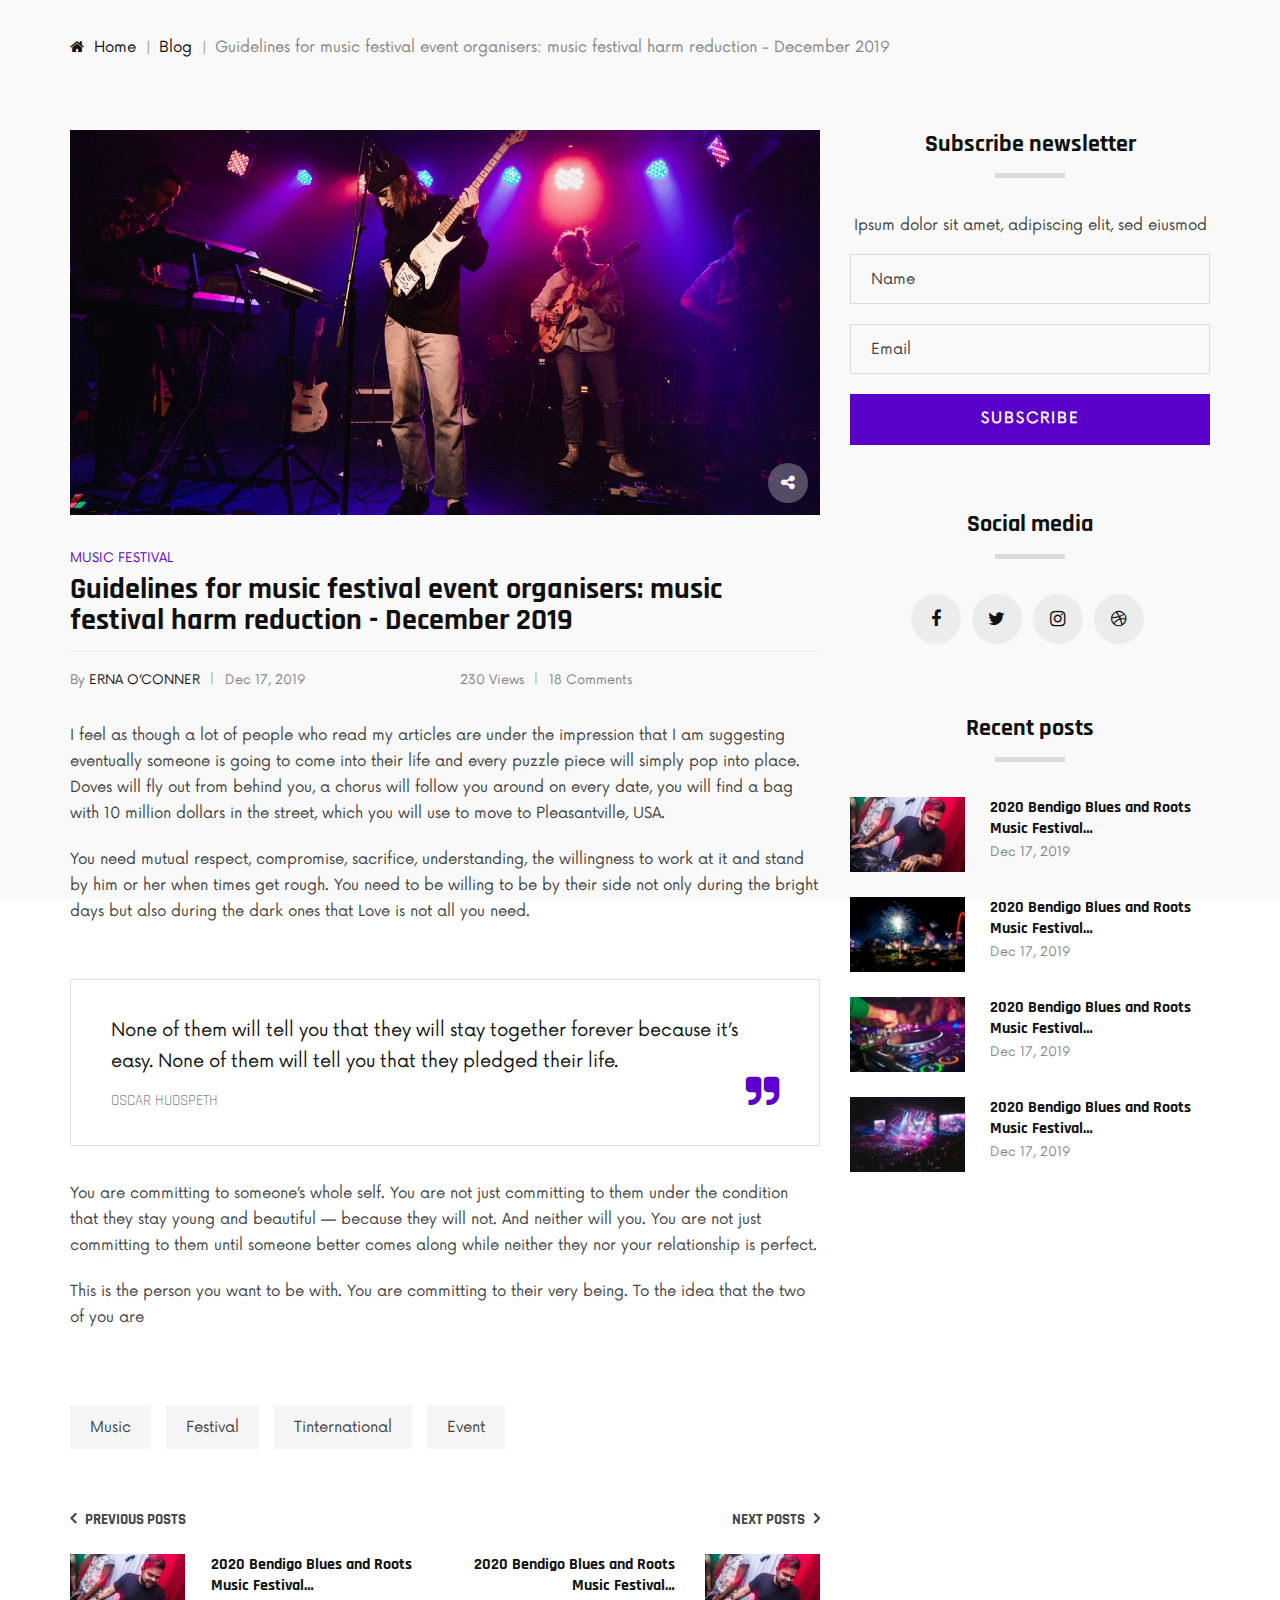
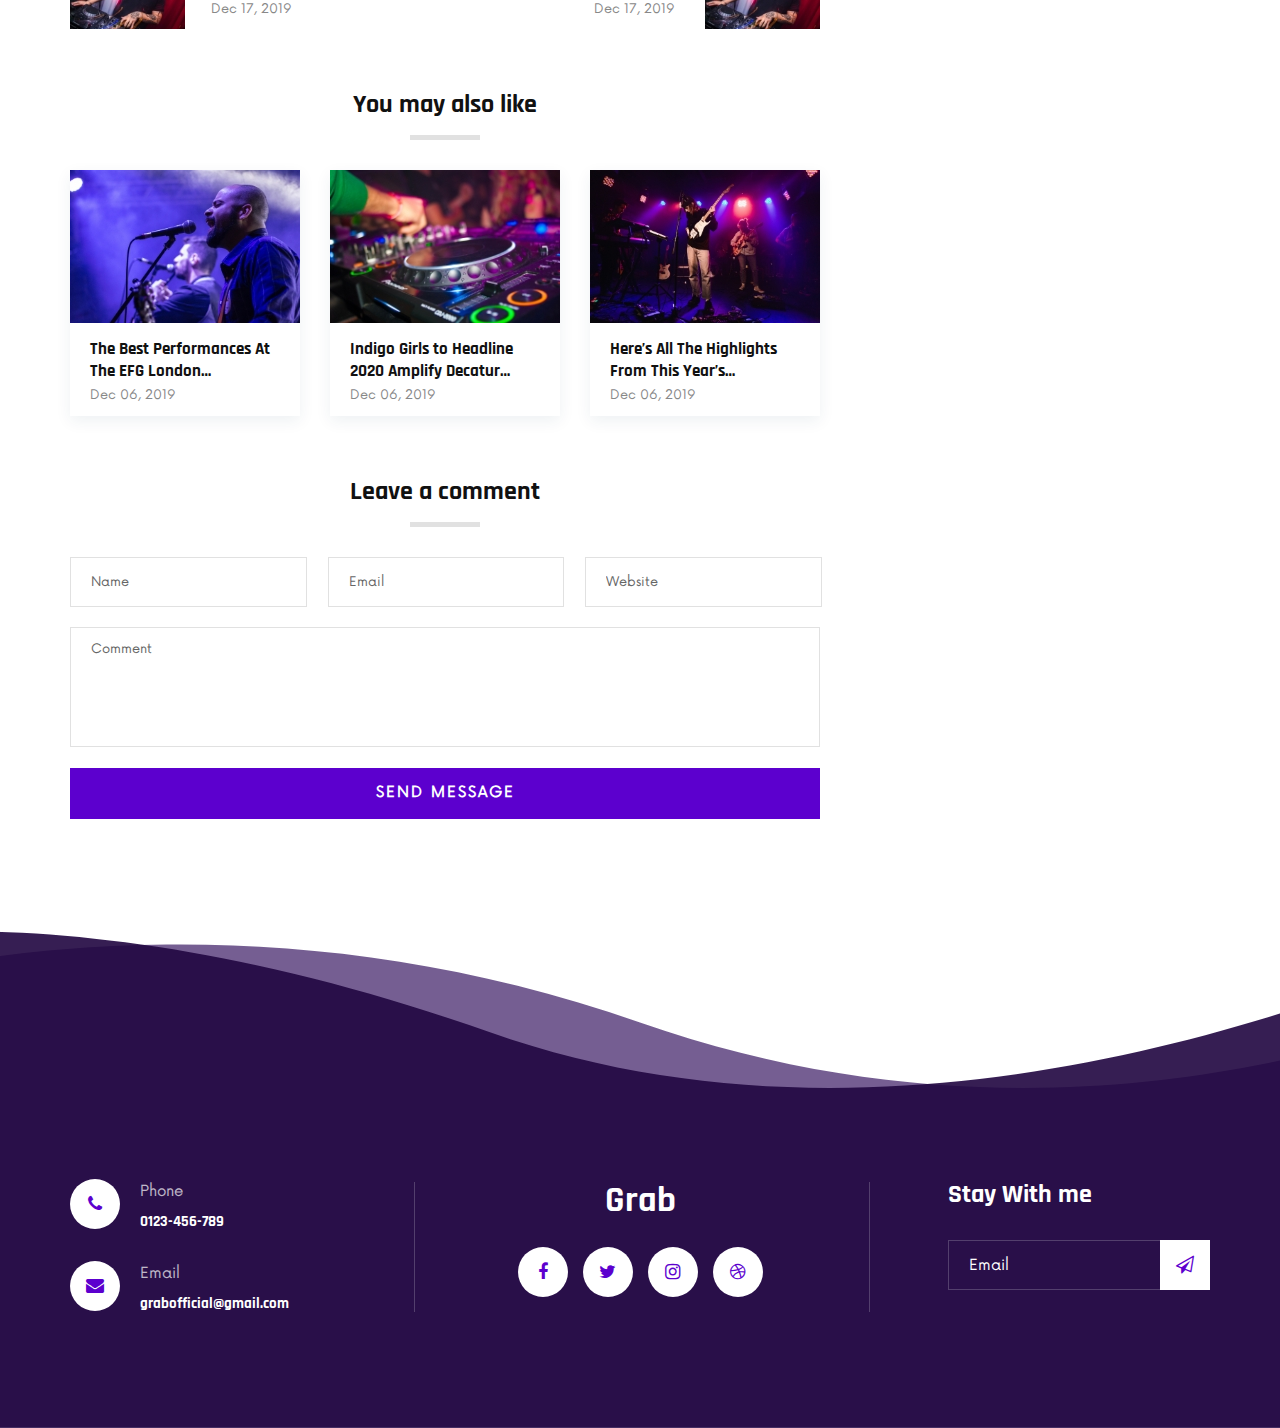
<file: blog-details.html>
<!DOCTYPE html>
<html lang="zxx">

<head>
    <meta charset="UTF-8">
    <meta name="description" content="Grab Template">
    <meta name="keywords" content="Grab, unica, creative, html">
    <meta name="viewport" content="width=device-width, initial-scale=1.0">
    <meta http-equiv="X-UA-Compatible" content="ie=edge">
    <title>Grab Music</title>

    <!-- Google Font -->
    <link href="https://fonts.googleapis.com/css2?family=Rajdhani:wght@400;500;600;700&display=swap" rel="stylesheet">

    <!-- Css Styles -->
    <link rel="stylesheet" href="css/bootstrap.min.css" type="text/css">
    <link rel="stylesheet" href="css/font-awesome.min.css" type="text/css">
    <link rel="stylesheet" href="css/barfiller.css" type="text/css">
    <link rel="stylesheet" href="css/nowfont.css" type="text/css">
    <link rel="stylesheet" href="css/rockville.css" type="text/css">
    <link rel="stylesheet" href="css/magnific-popup.css" type="text/css">
    <link rel="stylesheet" href="css/owl.carousel.min.css" type="text/css">
    <link rel="stylesheet" href="css/slicknav.min.css" type="text/css">
    <link rel="stylesheet" href="css/style.css" type="text/css">
</head>

<body>
    <!-- Page Preloder -->
    <div id="preloder">
        <div class="loader"></div>
    </div>

    <!-- Header Section Begin -->
    <header class="header header--normal">
        <div class="container">
            <div class="row">
                <div class="col-lg-2 col-md-2">
                    <div class="header__logo">
                        <a href="./index.html"><img src="img/logo2.png" alt=""></a>
                    </div>
                </div>
                <div class="col-lg-10 col-md-10">
                    <div class="header__nav">
                        <nav class="header__menu mobile-menu">
                            <ul>
                                <li><a href="./index.html">Home</a></li>
                                <li><a href="./about.html">About</a></li>
                                <li><a href="./discography.html">Discography</a></li>
                                <li><a href="./tours.html">Tours</a></li>
                                <li><a href="./videos.html">Videos</a></li>
                                <li class="active"><a href="#">Pages</a>
                                    <ul class="dropdown">
                                        <li><a href="./about.html">About</a></li>
                                        <li><a href="./blog.html">Blog</a></li>
                                        <li><a href="./blog-details.html">Blog Details</a></li>
                                    </ul>
                                </li>
                                <li><a href="./contact.html">Contact</a></li>
                            </ul>
                        </nav>
                        <div class="header__right__social">
                            <a href="#"><i class="fa fa-facebook"></i></a>
                            <a href="#"><i class="fa fa-twitter"></i></a>
                            <a href="https://www.instagram.com/grab_official2022"><i class="fa fa-instagram"></i></a>
                            <a href="#"><i class="fa fa-dribbble"></i></a>
                        </div>
                    </div>
                </div>
            </div>
            <div id="mobile-menu-wrap"></div>
        </div>
    </header>
    <!-- Header Section End -->

    <!-- Breadcrumb Begin -->
    <div class="breadcrumb-option">
        <div class="container">
            <div class="row">
                <div class="col-lg-12">
                    <div class="breadcrumb__links">
                        <a href="#"><i class="fa fa-home"></i> Home</a>
                        <a href="#">Blog</a>
                        <span>Guidelines for music festival event organisers: music festival harm reduction - December
                            2019</span>
                    </div>
                </div>
            </div>
        </div>
    </div>
    <!-- Breadcrumb End -->

    <!-- Blog Details Section Begin -->
    <section class="blog-details spad">
        <div class="container">
            <div class="row">
                <div class="col-lg-8">
                    <div class="blog__details__content">
                        <div class="blog__details__item">
                            <div class="blog__details__item__pic set-bg" data-setbg="img/blog/details/details-pic.jpg">
                                <a href="#"><i class="fa fa-share-alt"></i></a>
                            </div>
                            <div class="blog__details__item__text">
                                <span>Music festival</span>
                                <h3>Guidelines for music festival event organisers: music festival harm reduction -
                                    December 2019</h3>
                                <div class="blog__details__item__widget">
                                    <div class="row">
                                        <div class="col-lg-6">
                                            <ul>
                                                <li>By <span>Erna O’Conner</span></li>
                                                <li>Dec 17, 2019</li>
                                            </ul>
                                        </div>
                                        <div class="col-lg-6">
                                            <ul>
                                                <li>230 Views</li>
                                                <li>18 Comments</li>
                                            </ul>
                                        </div>
                                    </div>
                                </div>
                            </div>
                        </div>
                        <div class="blog__details__desc">
                            <p>I feel as though a lot of people who read my articles are under the impression that I am
                                suggesting eventually someone is going to come into their life and every puzzle piece
                                will simply pop into place. Doves will fly out from behind you, a chorus will follow you
                                around on every date, you will find a bag with 10 million dollars in the street, which
                                you will use to move to Pleasantville, USA.</p>
                            <p>You need mutual respect, compromise, sacrifice, understanding, the willingness to work at
                                it and stand by him or her when times get rough. You need to be willing to be by their
                                side not only during the bright days but also during the dark ones that Love is not all
                                you need.</p>
                        </div>
                        <div class="blog__details__quote">
                            <p>None of them will tell you that they will stay together forever because it’s easy. None
                                of them will tell you that they pledged their life.</p>
                            <h6>OSCAR HUDSPETH</h6>
                            <i class="fa fa-quote-right"></i>
                        </div>
                        <div class="blog__details__desc">
                            <p>You are committing to someone’s whole self. You are not just committing to them under the
                                condition that they stay young and beautiful — because they will not. And neither will
                                you. You are not just committing to them until someone better comes along while neither
                                they nor your relationship is perfect.</p>
                            <p>This is the person you want to be with. You are committing to their very being. To the
                                idea that the two of you are</p>
                        </div>
                        <div class="blog__details__tags">
                            <a href="#">Music</a>
                            <a href="#">Festival</a>
                            <a href="#">Tinternational</a>
                            <a href="#">Event</a>
                        </div>
                        <div class="blog__details__option">
                            <div class="row">
                                <div class="col-lg-6 col-md-6 col-sm-6">
                                    <a href="#" class="blog__option__btn">
                                        <h6 class="option__btn__name"><i class="fa fa-angle-left"></i> Previous posts
                                        </h6>
                                        <div class="blog__option__btn__item">
                                            <div class="blog__option__btn__pic">
                                                <img src="img/blog/details/blog-change.jpg" alt="">
                                            </div>
                                            <div class="blog__option__btn__text">
                                                <h6>2020 Bendigo Blues and Roots Music Festival…</h6>
                                                <span>Dec 17, 2019</span>
                                            </div>
                                        </div>
                                    </a>
                                </div>
                                <div class="col-lg-6 col-md-6 col-sm-6">
                                    <a href="#" class="blog__option__btn blog__option__btn--next">
                                        <h6 class="option__btn__name">Next posts <i class="fa fa-angle-right"></i></h6>
                                        <div class="blog__option__btn__item">
                                            <div class="blog__option__btn__pic">
                                                <img src="img/blog/details/blog-change.jpg" alt="">
                                            </div>
                                            <div class="blog__option__btn__text">
                                                <h6>2020 Bendigo Blues and Roots Music Festival…</h6>
                                                <span>Dec 17, 2019</span>
                                            </div>
                                        </div>
                                    </a>
                                </div>
                            </div>
                        </div>
                        <div class="blog__details__services">
                            <div class="row">
                                <div class="col-lg-12">
                                    <div class="blog__details__services__title">
                                        <h4>You may also like</h4>
                                    </div>
                                </div>
                            </div>
                            <div class="row">
                                <div class="col-lg-4 col-md-6 col-sm-6">
                                    <div class="blog__details__services__item">
                                        <div class="blog__details__services__item__pic">
                                            <img src="img/blog/details/bs-1.jpg" alt="">
                                        </div>
                                        <div class="blog__details__services__item__text">
                                            <h6><a href="#">The Best Performances At The EFG London…</a></h6>
                                            <span>Dec 06, 2019</span>
                                        </div>
                                    </div>
                                </div>
                                <div class="col-lg-4 col-md-6 col-sm-6">
                                    <div class="blog__details__services__item">
                                        <div class="blog__details__services__item__pic">
                                            <img src="img/blog/details/bs-2.jpg" alt="">
                                        </div>
                                        <div class="blog__details__services__item__text">
                                            <h6><a href="#">Indigo Girls to Headline 2020 Amplify Decatur…</a></h6>
                                            <span>Dec 06, 2019</span>
                                        </div>
                                    </div>
                                </div>
                                <div class="col-lg-4 col-md-6 col-sm-6">
                                    <div class="blog__details__services__item">
                                        <div class="blog__details__services__item__pic">
                                            <img src="img/blog/details/bs-3.jpg" alt="">
                                        </div>
                                        <div class="blog__details__services__item__text">
                                            <h6><a href="#">Here’s All The Highlights From This Year’s…</a></h6>
                                            <span>Dec 06, 2019</span>
                                        </div>
                                    </div>
                                </div>
                            </div>
                        </div>
                        <div class="blog__details__form">
                            <div class="blog__details__form__title">
                                <h4>Leave a comment</h4>
                            </div>
                            <form action="#">
                                <div class="input__list">
                                    <input type="text" placeholder="Name">
                                    <input type="text" placeholder="Email">
                                    <input type="text" placeholder="Website">
                                </div>
                                <textarea placeholder="Comment"></textarea>
                                <button type="submit" class="site-btn">SEND MESSAGE</button>
                            </form>
                        </div>
                    </div>
                </div>
                <div class="col-lg-4">
                    <div class="blog__sidebar">
                        <div class="blog__sidebar__item">
                            <div class="blog__sidebar__title">
                                <h4>Subscribe newsletter</h4>
                            </div>
                            <p>Ipsum dolor sit amet, adipiscing elit, sed eiusmod </p>
                            <form action="#">
                                <input type="text" placeholder="Name">
                                <input type="text" placeholder="Email">
                                <button type="submit" class="site-btn">Subscribe</button>
                            </form>
                        </div>
                        <div class="blog__sidebar__item">
                            <div class="blog__sidebar__title">
                                <h4>Social media</h4>
                            </div>
                            <div class="blog__sidebar__social">
                                <a href="#"><i class="fa fa-facebook"></i></a>
                                <a href="#"><i class="fa fa-twitter"></i></a>
                                <a href="https://www.instagram.com/grab_official2022"><i class="fa fa-instagram"></i></a>
                                <a href="#"><i class="fa fa-dribbble"></i></a>
                            </div>
                        </div>
                        <div class="blog__sidebar__item">
                            <div class="blog__sidebar__title">
                                <h4>Recent posts</h4>
                            </div>
                            <a href="#" class="recent__item">
                                <div class="recent__item__pic">
                                    <img src="img/blog/br-1.jpg" alt="">
                                </div>
                                <div class="recent__item__text">
                                    <h6>2020 Bendigo Blues and Roots Music Festival…</h6>
                                    <span>Dec 17, 2019</span>
                                </div>
                            </a>
                            <a href="#" class="recent__item">
                                <div class="recent__item__pic">
                                    <img src="img/blog/br-2.jpg" alt="">
                                </div>
                                <div class="recent__item__text">
                                    <h6>2020 Bendigo Blues and Roots Music Festival…</h6>
                                    <span>Dec 17, 2019</span>
                                </div>
                            </a>
                            <a href="#" class="recent__item">
                                <div class="recent__item__pic">
                                    <img src="img/blog/br-3.jpg" alt="">
                                </div>
                                <div class="recent__item__text">
                                    <h6>2020 Bendigo Blues and Roots Music Festival…</h6>
                                    <span>Dec 17, 2019</span>
                                </div>
                            </a>
                            <a href="#" class="recent__item">
                                <div class="recent__item__pic">
                                    <img src="img/blog/br-4.jpg" alt="">
                                </div>
                                <div class="recent__item__text">
                                    <h6>2020 Bendigo Blues and Roots Music Festival…</h6>
                                    <span>Dec 17, 2019</span>
                                </div>
                            </a>
                        </div>
                    </div>
                </div>
            </div>
        </div>
    </section>
    <!-- Blog Details Section End -->

    <!-- Footer Section Begin -->
    <footer class="footer footer--normal spad set-bg" data-setbg="img/footer-bg.png">
        <div class="container">
            <div class="row">
                <div class="col-lg-3 col-md-6">
                    <div class="footer__address">
                        <ul>
                            <li>
                                <i class="fa fa-phone"></i>
                                <p>Phone</p>
                                <h6>0123-456-789</h6>
                            </li>
                            <li>
                                <i class="fa fa-envelope"></i>
                                <p>Email</p>
                                <h6>grabofficial@gmail.com</h6>
                            </li>
                        </ul>
                    </div>
                </div>
                <div class="col-lg-4 offset-lg-1 col-md-6">
                    <div class="footer__social">
                        <h2>Grab</h2>
                        <div class="footer__social__links">
                            <a href="#"><i class="fa fa-facebook"></i></a>
                            <a href="#"><i class="fa fa-twitter"></i></a>
                            <a href="https://www.instagram.com/grab_official2022"><i class="fa fa-instagram"></i></a>
                            <a href="#"><i class="fa fa-dribbble"></i></a>
                        </div>
                    </div>
                </div>
                <div class="col-lg-3 offset-lg-1 col-md-6">
                    <div class="footer__newslatter">
                        <h4>Stay With me</h4>
                        <form action="#">
                            <input type="text" placeholder="Email">
                            <button type="submit"><i class="fa fa-send-o"></i></button>
                        </form>
                    </div>
                </div>
            </div>
        </div>
    </footer>
    <!-- Footer Section End -->

    <!-- Js Plugins -->
    <script src="js/jquery-3.3.1.min.js"></script>
    <script src="js/bootstrap.min.js"></script>
    <script src="js/jquery.magnific-popup.min.js"></script>
    <script src="js/jquery.nicescroll.min.js"></script>
    <script src="js/jquery.barfiller.js"></script>
    <script src="js/jquery.countdown.min.js"></script>
    <script src="js/jquery.slicknav.js"></script>
    <script src="js/owl.carousel.min.js"></script>
    <script src="js/main.js"></script>

    <!-- Music Plugin -->
    <script src="js/jquery.jplayer.min.js"></script>
    <script src="js/jplayerInit.js"></script>
</body>

</html>
</file>
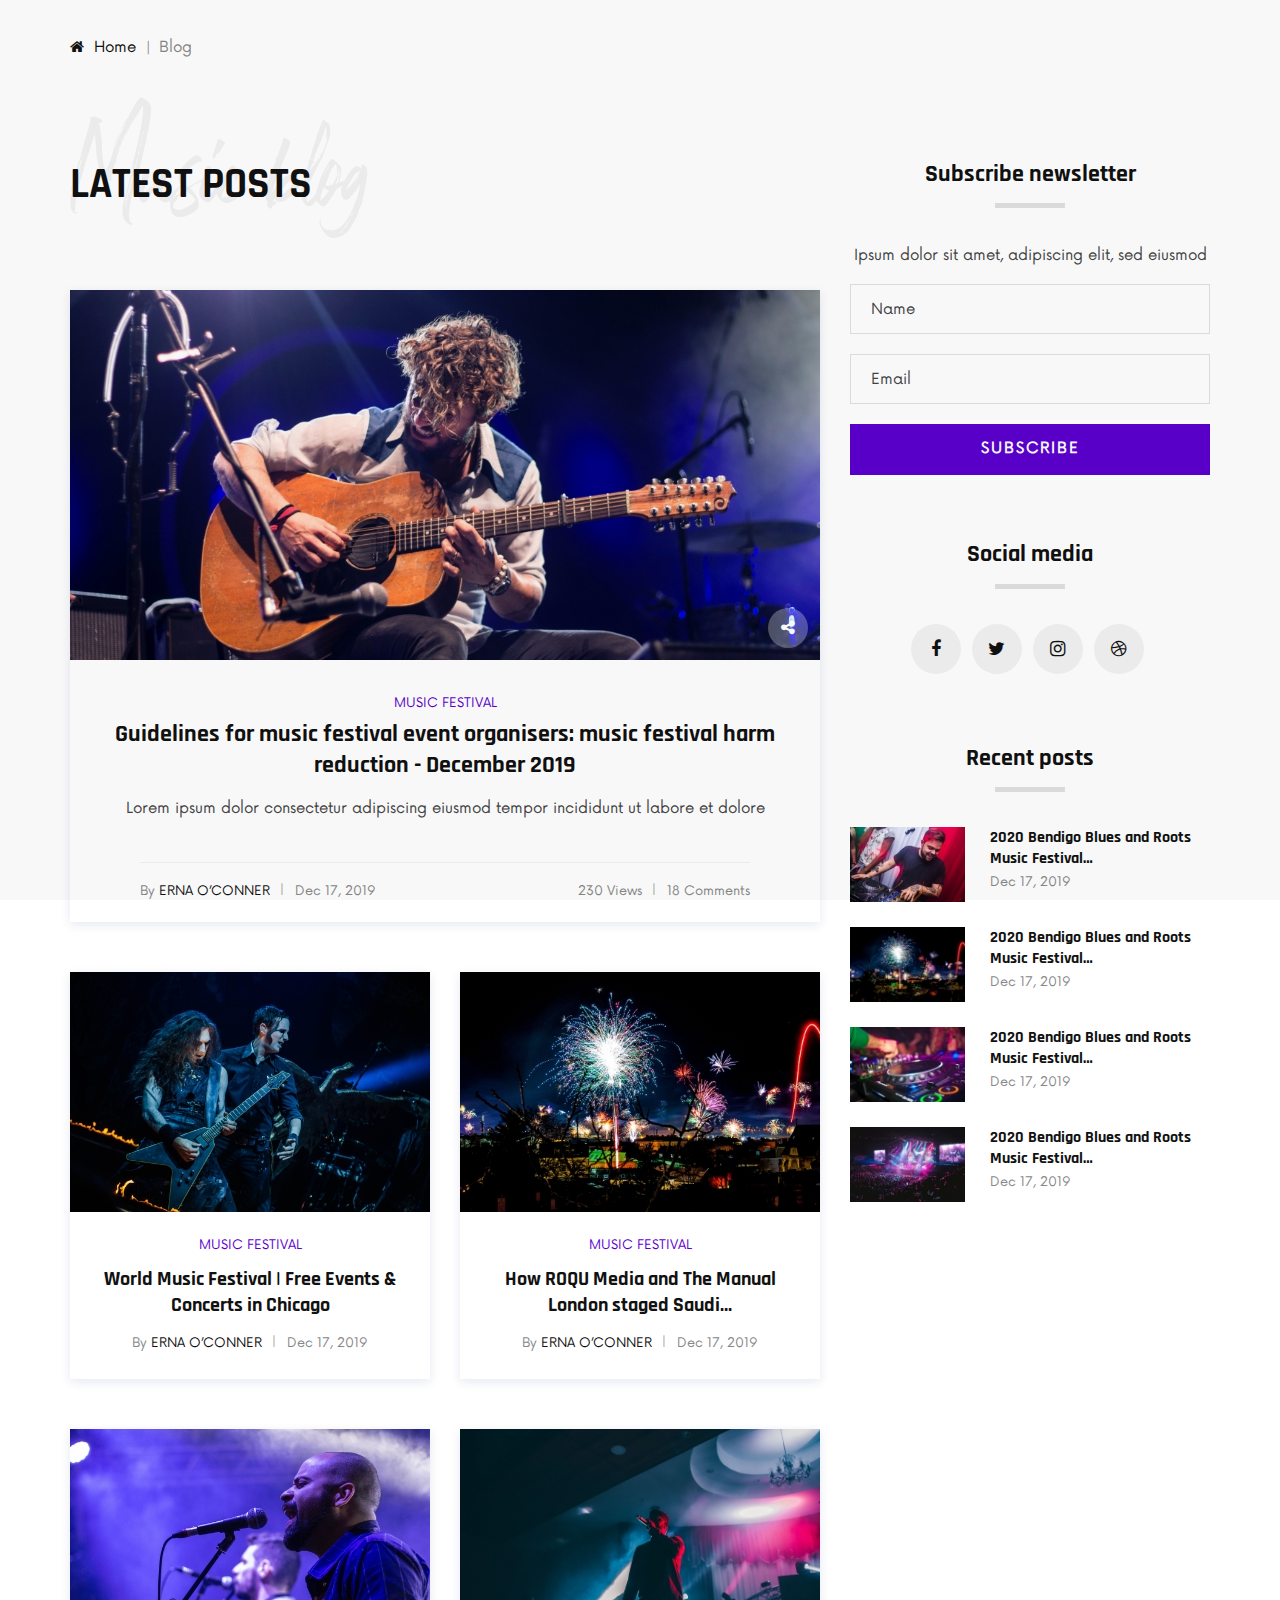
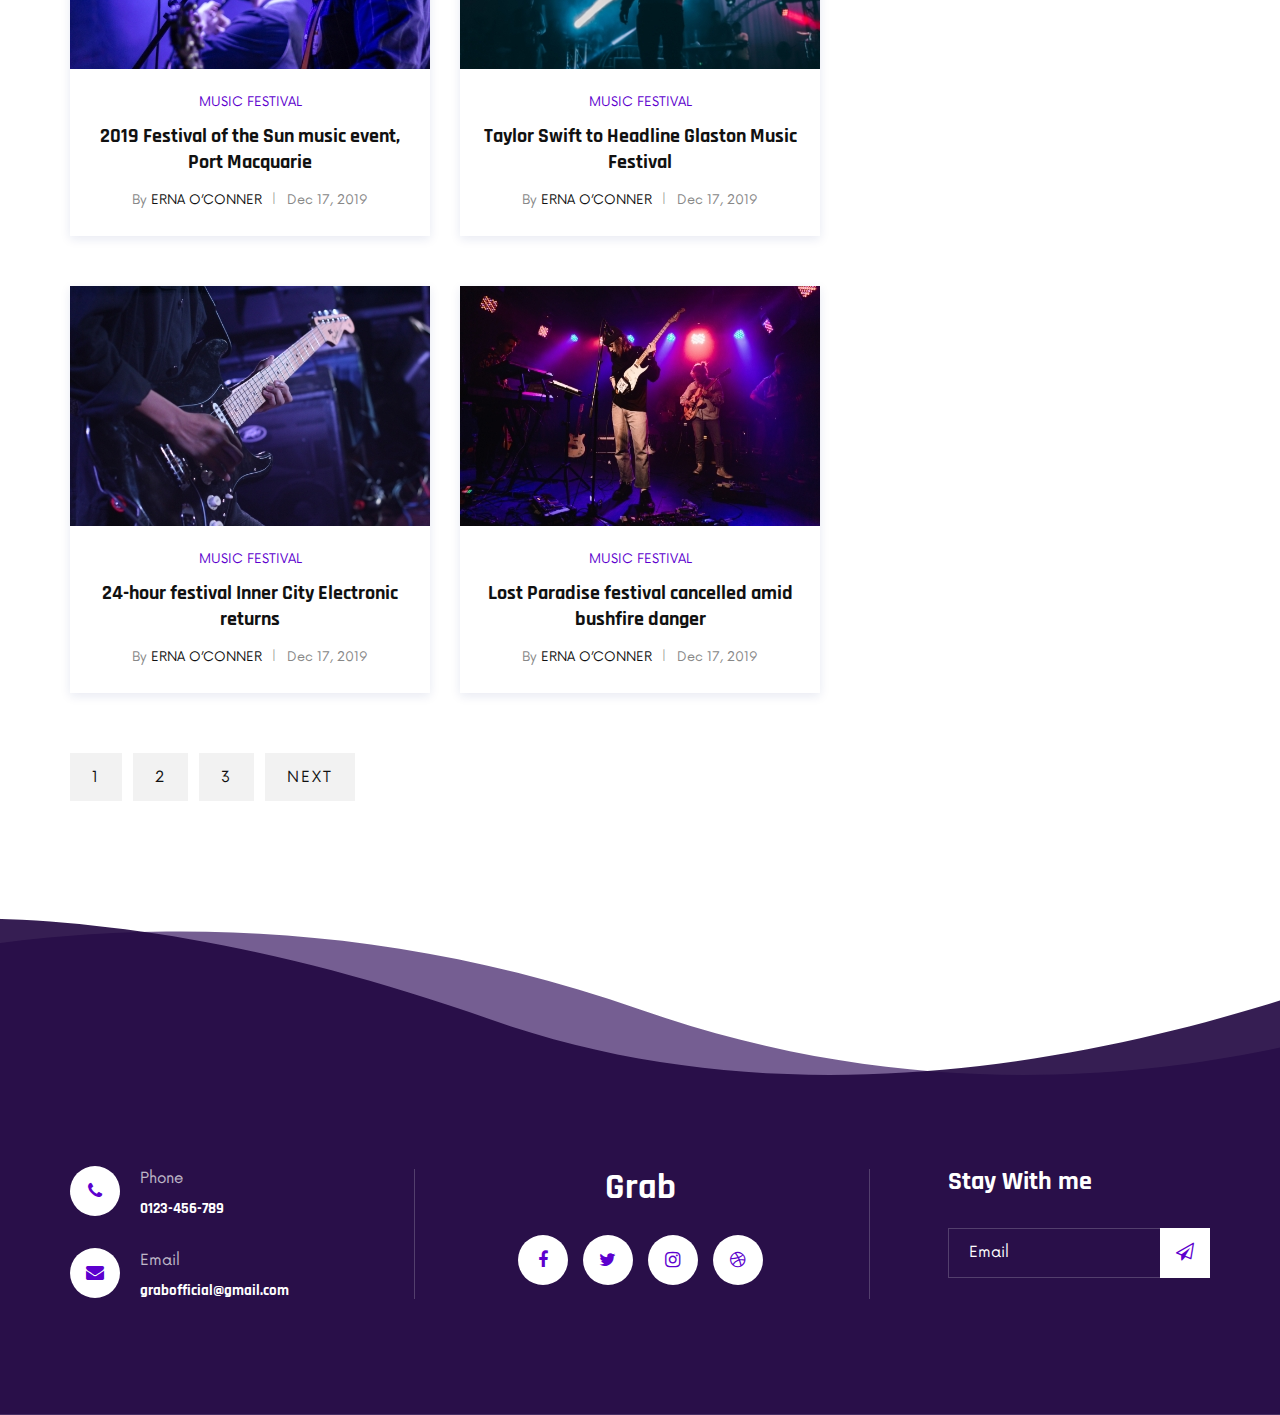
<file: blog.html>
<!DOCTYPE html>
<html lang="zxx">

<head>
    <meta charset="UTF-8">
    <meta name="description" content="Grab Template">
    <meta name="keywords" content="Grab, unica, creative, html">
    <meta name="viewport" content="width=device-width, initial-scale=1.0">
    <meta http-equiv="X-UA-Compatible" content="ie=edge">
    <title>Grab Music</title>

    <!-- Google Font -->
    <link href="https://fonts.googleapis.com/css2?family=Rajdhani:wght@400;500;600;700&display=swap" rel="stylesheet">

    <!-- Css Styles -->
    <link rel="stylesheet" href="css/bootstrap.min.css" type="text/css">
    <link rel="stylesheet" href="css/font-awesome.min.css" type="text/css">
    <link rel="stylesheet" href="css/barfiller.css" type="text/css">
    <link rel="stylesheet" href="css/nowfont.css" type="text/css">
    <link rel="stylesheet" href="css/rockville.css" type="text/css">
    <link rel="stylesheet" href="css/magnific-popup.css" type="text/css">
    <link rel="stylesheet" href="css/owl.carousel.min.css" type="text/css">
    <link rel="stylesheet" href="css/slicknav.min.css" type="text/css">
    <link rel="stylesheet" href="css/style.css" type="text/css">
</head>

<body>
    <!-- Page Preloder -->
    <div id="preloder">
        <div class="loader"></div>
    </div>

    <!-- Header Section Begin -->
    <header class="header header--normal">
        <div class="container">
            <div class="row">
                <div class="col-lg-2 col-md-2">
                    <div class="header__logo">
                        <a href="./index.html"><img src="img/logo2.png" alt=""></a>
                    </div>
                </div>
                <div class="col-lg-10 col-md-10">
                    <div class="header__nav">
                        <nav class="header__menu mobile-menu">
                            <ul>
                                <li><a href="./index.html">Home</a></li>
                                <li><a href="./about.html">About</a></li>
                                <li><a href="./discography.html">Discography</a></li>
                                <li><a href="./tours.html">Tours</a></li>
                                <li><a href="./videos.html">Videos</a></li>
                                <li class="active"><a href="#">Pages</a>
                                    <ul class="dropdown">
                                        <li><a href="./about.html">About</a></li>
                                        <li><a href="./blog.html">Blog</a></li>
                                        <li><a href="./blog-details.html">Blog Details</a></li>
                                    </ul>
                                </li>
                                <li><a href="./contact.html">Contact</a></li>
                            </ul>
                        </nav>
                        <div class="header__right__social">
                            <a href="#"><i class="fa fa-facebook"></i></a>
                            <a href="#"><i class="fa fa-twitter"></i></a>
                            <a href="https://www.instagram.com/grab_official2022"><i class="fa fa-instagram"></i></a>
                            <a href="#"><i class="fa fa-dribbble"></i></a>
                        </div>
                    </div>
                </div>
            </div>
            <div id="mobile-menu-wrap"></div>
        </div>
    </header>
    <!-- Header Section End -->

    <!-- Breadcrumb Begin -->
    <div class="breadcrumb-option">
        <div class="container">
            <div class="row">
                <div class="col-lg-12">
                    <div class="breadcrumb__links">
                        <a href="#"><i class="fa fa-home"></i> Home</a>
                        <span>Blog</span>
                    </div>
                </div>
            </div>
        </div>
    </div>
    <!-- Breadcrumb End -->

    <!-- Blog Section Begin -->
    <section class="blog spad">
        <div class="container">
            <div class="row">
                <div class="col-lg-8">
                    <div class="section-title">
                        <h2>Latest posts</h2>
                        <h1>Music blog</h1>
                    </div>
                    <div class="blog__large">
                        <div class="blog__large__pic set-bg" data-setbg="img/blog/large-item.jpg">
                            <a href="#"><i class="fa fa-share-alt"></i></a>
                        </div>
                        <div class="blog__large__text">
                            <span>Music festival</span>
                            <h4>Guidelines for music festival event organisers: music festival harm reduction - December
                                2019</h4>
                            <p>Lorem ipsum dolor consectetur adipiscing eiusmod tempor incididunt ut labore et dolore
                            </p>
                            <div class="blog__large__widget">
                                <div class="row">
                                    <div class="col-lg-6 col-md-6">
                                        <ul>
                                            <li>By <span>Erna O’Conner</span></li>
                                            <li>Dec 17, 2019</li>
                                        </ul>
                                    </div>
                                    <div class="col-lg-6 col-md-6">
                                        <ul class="right__widget">
                                            <li>230 Views</li>
                                            <li>18 Comments</li>
                                        </ul>
                                    </div>
                                </div>
                            </div>
                        </div>
                    </div>
                    <div class="row">
                        <div class="col-lg-6 col-md-6 col-sm-6">
                            <div class="blog__item">
                                <div class="blog__item__pic">
                                    <img src="img/blog/blog-1.jpg" alt="">
                                </div>
                                <div class="blog__item__text">
                                    <span>Music festival</span>
                                    <h5>World Music Festival | Free Events & Concerts in Chicago</h5>
                                    <ul>
                                        <li>By <span>Erna O’Conner</span></li>
                                        <li>Dec 17, 2019</li>
                                    </ul>
                                </div>
                            </div>
                        </div>
                        <div class="col-lg-6 col-md-6 col-sm-6">
                            <div class="blog__item">
                                <div class="blog__item__pic">
                                    <img src="img/blog/blog-2.jpg" alt="">
                                </div>
                                <div class="blog__item__text">
                                    <span>Music festival</span>
                                    <h5>How ROQU Media and The Manual London staged Saudi…</h5>
                                    <ul>
                                        <li>By <span>Erna O’Conner</span></li>
                                        <li>Dec 17, 2019</li>
                                    </ul>
                                </div>
                            </div>
                        </div>
                        <div class="col-lg-6 col-md-6 col-sm-6">
                            <div class="blog__item">
                                <div class="blog__item__pic">
                                    <img src="img/blog/blog-3.jpg" alt="">
                                </div>
                                <div class="blog__item__text">
                                    <span>Music festival</span>
                                    <h5>2019 Festival of the Sun music event, Port Macquarie</h5>
                                    <ul>
                                        <li>By <span>Erna O’Conner</span></li>
                                        <li>Dec 17, 2019</li>
                                    </ul>
                                </div>
                            </div>
                        </div>
                        <div class="col-lg-6 col-md-6 col-sm-6">
                            <div class="blog__item">
                                <div class="blog__item__pic">
                                    <img src="img/blog/blog-4.jpg" alt="">
                                </div>
                                <div class="blog__item__text">
                                    <span>Music festival</span>
                                    <h5>Taylor Swift to Headline Glaston Music Festival</h5>
                                    <ul>
                                        <li>By <span>Erna O’Conner</span></li>
                                        <li>Dec 17, 2019</li>
                                    </ul>
                                </div>
                            </div>
                        </div>
                        <div class="col-lg-6 col-md-6 col-sm-6">
                            <div class="blog__item">
                                <div class="blog__item__pic">
                                    <img src="img/blog/blog-5.jpg" alt="">
                                </div>
                                <div class="blog__item__text">
                                    <span>Music festival</span>
                                    <h5>24-hour festival Inner City Electronic returns</h5>
                                    <ul>
                                        <li>By <span>Erna O’Conner</span></li>
                                        <li>Dec 17, 2019</li>
                                    </ul>
                                </div>
                            </div>
                        </div>
                        <div class="col-lg-6 col-md-6 col-sm-6">
                            <div class="blog__item">
                                <div class="blog__item__pic">
                                    <img src="img/blog/blog-6.jpg" alt="">
                                </div>
                                <div class="blog__item__text">
                                    <span>Music festival</span>
                                    <h5>Lost Paradise festival cancelled amid bushfire danger</h5>
                                    <ul>
                                        <li>By <span>Erna O’Conner</span></li>
                                        <li>Dec 17, 2019</li>
                                    </ul>
                                </div>
                            </div>
                        </div>
                        <div class="col-lg-12">
                            <div class="pagination__links blog__pagination">
                                <a href="#">1</a>
                                <a href="#">2</a>
                                <a href="#">3</a>
                                <a href="#">Next</a>
                            </div>
                        </div>
                    </div>
                </div>
                <div class="col-lg-4">
                    <div class="blog__sidebar">
                        <div class="blog__sidebar__item">
                            <div class="blog__sidebar__title">
                                <h4>Subscribe newsletter</h4>
                            </div>
                            <p>Ipsum dolor sit amet, adipiscing elit, sed eiusmod </p>
                            <form action="#">
                                <input type="text" placeholder="Name">
                                <input type="text" placeholder="Email">
                                <button type="submit" class="site-btn">Subscribe</button>
                            </form>
                        </div>
                        <div class="blog__sidebar__item">
                            <div class="blog__sidebar__title">
                                <h4>Social media</h4>
                            </div>
                            <div class="blog__sidebar__social">
                                <a href="#"><i class="fa fa-facebook"></i></a>
                                <a href="#"><i class="fa fa-twitter"></i></a>
                                <a href="https://www.instagram.com/grab_official2022"><i class="fa fa-instagram"></i></a>
                                <a href="#"><i class="fa fa-dribbble"></i></a>
                            </div>
                        </div>
                        <div class="blog__sidebar__item">
                            <div class="blog__sidebar__title">
                                <h4>Recent posts</h4>
                            </div>
                            <a href="#" class="recent__item">
                                <div class="recent__item__pic">
                                    <img src="img/blog/br-1.jpg" alt="">
                                </div>
                                <div class="recent__item__text">
                                    <h6>2020 Bendigo Blues and Roots Music Festival…</h6>
                                    <span>Dec 17, 2019</span>
                                </div>
                            </a>
                            <a href="#" class="recent__item">
                                <div class="recent__item__pic">
                                    <img src="img/blog/br-2.jpg" alt="">
                                </div>
                                <div class="recent__item__text">
                                    <h6>2020 Bendigo Blues and Roots Music Festival…</h6>
                                    <span>Dec 17, 2019</span>
                                </div>
                            </a>
                            <a href="#" class="recent__item">
                                <div class="recent__item__pic">
                                    <img src="img/blog/br-3.jpg" alt="">
                                </div>
                                <div class="recent__item__text">
                                    <h6>2020 Bendigo Blues and Roots Music Festival…</h6>
                                    <span>Dec 17, 2019</span>
                                </div>
                            </a>
                            <a href="#" class="recent__item">
                                <div class="recent__item__pic">
                                    <img src="img/blog/br-4.jpg" alt="">
                                </div>
                                <div class="recent__item__text">
                                    <h6>2020 Bendigo Blues and Roots Music Festival…</h6>
                                    <span>Dec 17, 2019</span>
                                </div>
                            </a>
                        </div>
                    </div>
                </div>
            </div>
        </div>
    </section>
    <!-- Blog Section End -->

    <!-- Footer Section Begin -->
    <footer class="footer footer--normal spad set-bg" data-setbg="img/footer-bg.png">
        <div class="container">
            <div class="row">
                <div class="col-lg-3 col-md-6">
                    <div class="footer__address">
                        <ul>
                            <li>
                                <i class="fa fa-phone"></i>
                                <p>Phone</p>
                                <h6>0123-456-789</h6>
                            </li>
                            <li>
                                <i class="fa fa-envelope"></i>
                                <p>Email</p>
                                <h6>grabofficial@gmail.com</h6>
                            </li>
                        </ul>
                    </div>
                </div>
                <div class="col-lg-4 offset-lg-1 col-md-6">
                    <div class="footer__social">
                        <h2>Grab</h2>
                        <div class="footer__social__links">
                            <a href="#"><i class="fa fa-facebook"></i></a>
                            <a href="#"><i class="fa fa-twitter"></i></a>
                            <a href="https://www.instagram.com/grab_official2022"><i class="fa fa-instagram"></i></a>
                            <a href="#"><i class="fa fa-dribbble"></i></a>
                        </div>
                    </div>
                </div>
                <div class="col-lg-3 offset-lg-1 col-md-6">
                    <div class="footer__newslatter">
                        <h4>Stay With me</h4>
                        <form action="#">
                            <input type="text" placeholder="Email">
                            <button type="submit"><i class="fa fa-send-o"></i></button>
                        </form>
                    </div>
                </div>
            </div>
        </div>
    </footer>
    <!-- Footer Section End -->

    <!-- Js Plugins -->
    <script src="js/jquery-3.3.1.min.js"></script>
    <script src="js/bootstrap.min.js"></script>
    <script src="js/jquery.magnific-popup.min.js"></script>
    <script src="js/jquery.nicescroll.min.js"></script>
    <script src="js/jquery.barfiller.js"></script>
    <script src="js/jquery.countdown.min.js"></script>
    <script src="js/jquery.slicknav.js"></script>
    <script src="js/owl.carousel.min.js"></script>
    <script src="js/main.js"></script>

    <!-- Music Plugin -->
    <script src="js/jquery.jplayer.min.js"></script>
    <script src="js/jplayerInit.js"></script>
</body>

</html>
</file>
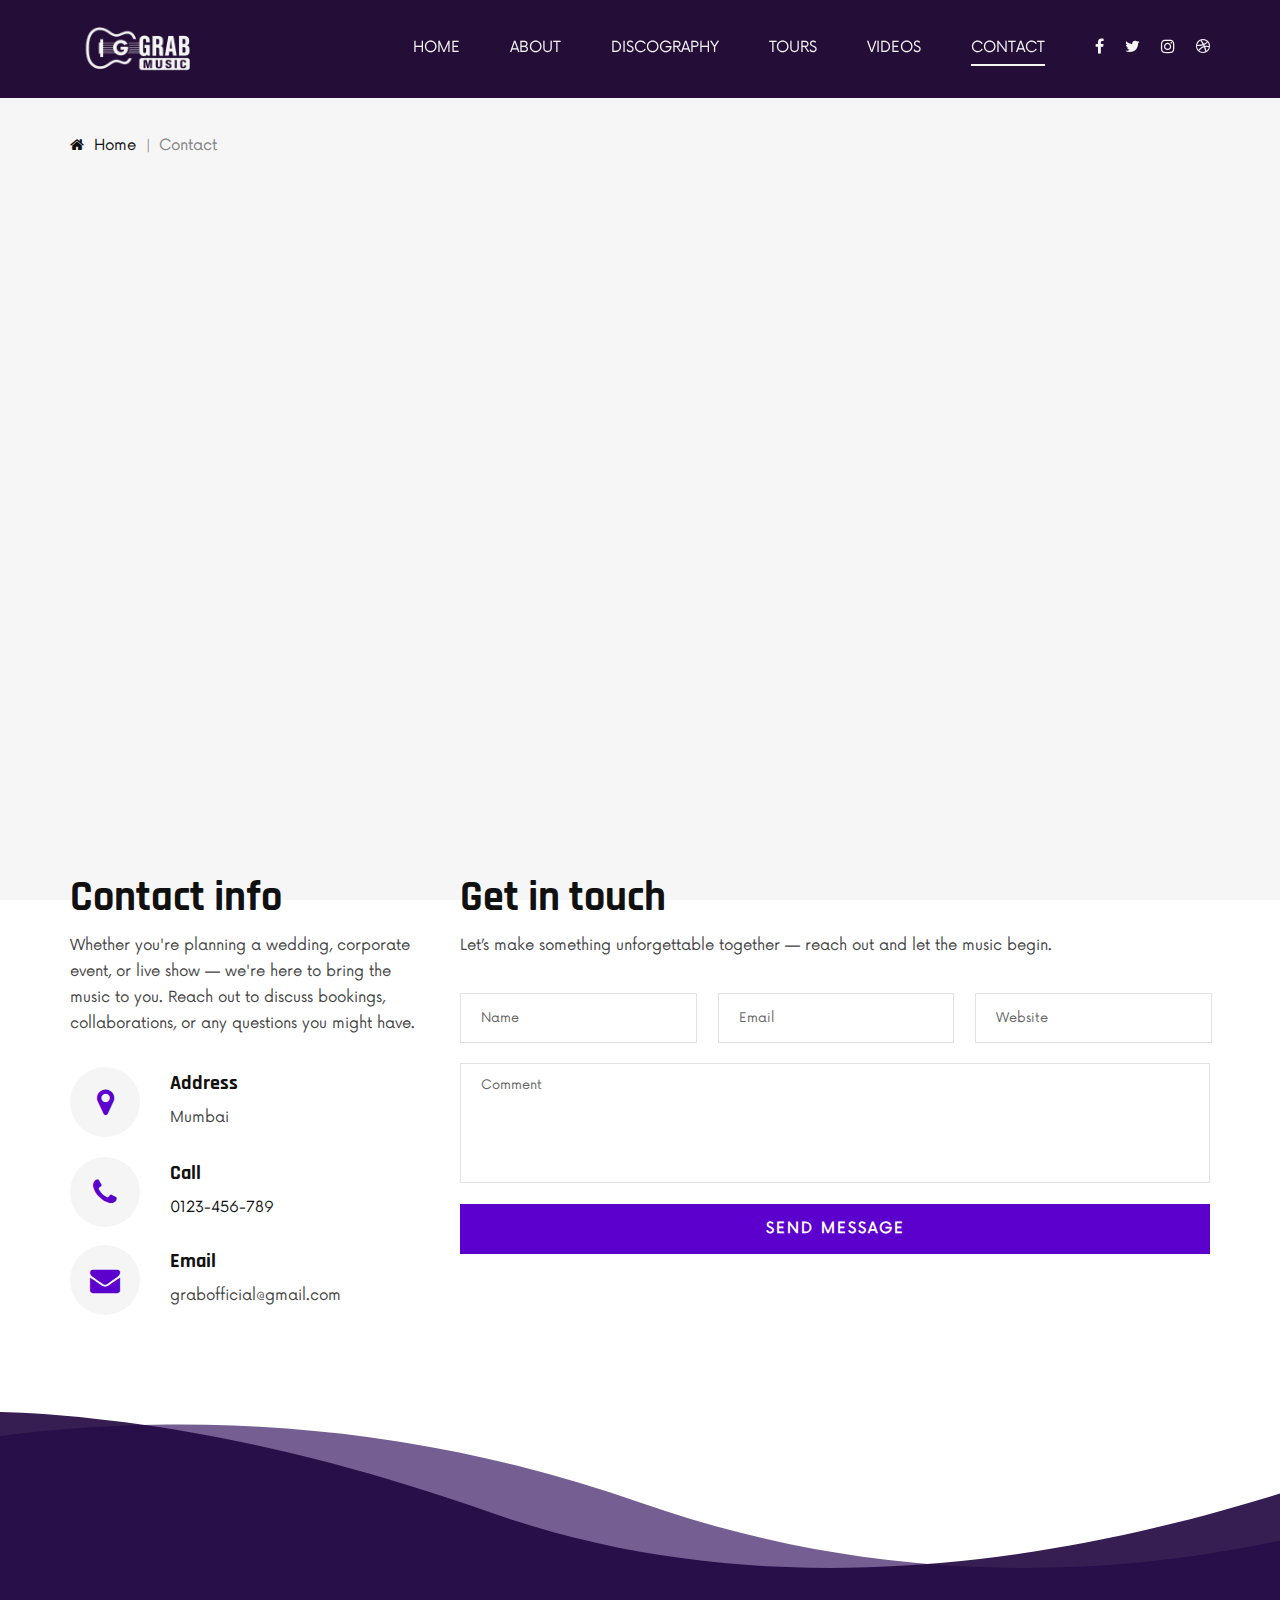
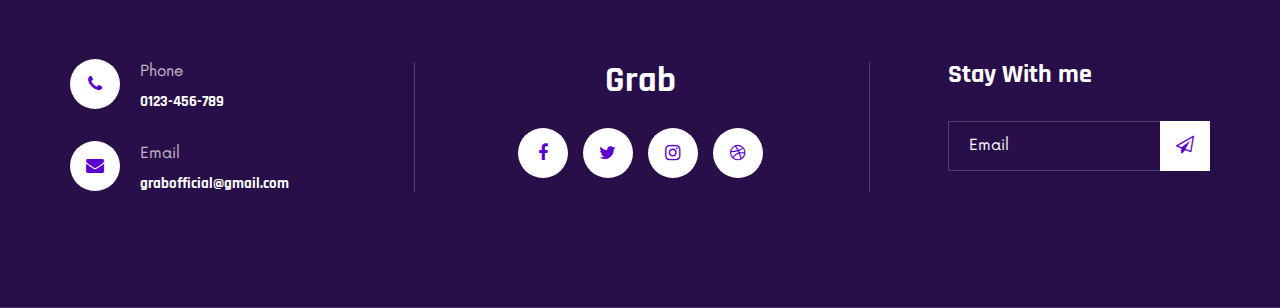
<file: contact.html>
<!DOCTYPE html>
<html lang="zxx">
  <head>
    <meta charset="UTF-8" />
    <meta name="description" content="Grab Template" />
    <meta name="keywords" content="Grab, unica, creative, html" />
    <meta name="viewport" content="width=device-width, initial-scale=1.0" />
    <meta http-equiv="X-UA-Compatible" content="ie=edge" />
    <title>Grab Music</title>

    <!-- Google Font -->
    <link
      href="https://fonts.googleapis.com/css2?family=Rajdhani:wght@400;500;600;700&display=swap"
      rel="stylesheet"
    />

    <!-- Css Styles -->
    <link rel="stylesheet" href="css/bootstrap.min.css" type="text/css" />
    <link rel="stylesheet" href="css/font-awesome.min.css" type="text/css" />
    <link rel="stylesheet" href="css/barfiller.css" type="text/css" />
    <link rel="stylesheet" href="css/nowfont.css" type="text/css" />
    <link rel="stylesheet" href="css/rockville.css" type="text/css" />
    <link rel="stylesheet" href="css/magnific-popup.css" type="text/css" />
    <link rel="stylesheet" href="css/owl.carousel.min.css" type="text/css" />
    <link rel="stylesheet" href="css/slicknav.min.css" type="text/css" />
    <link rel="stylesheet" href="css/style.css" type="text/css" />
  </head>

  <body>
    <!-- Page Preloder -->
    <div id="preloder">
      <div class="loader"></div>
    </div>

    <!-- Header Section Begin -->
    <header class="header header--normal">
      <div class="container">
        <div class="row">
          <div class="col-lg-2 col-md-2">
            <div class="header__logo">
              <a href="./index.html"><img src="img/logo2.png" alt="" /></a>
            </div>
          </div>
          <div class="col-lg-10 col-md-10">
            <div class="header__nav">
              <nav class="header__menu mobile-menu">
                <ul>
                  <li><a href="./index.html">Home</a></li>
                  <li><a href="./about.html">About</a></li>
                  <li><a href="./discography.html">Discography</a></li>
                  <li><a href="./tours.html">Tours</a></li>
                  <li><a href="./videos.html">Videos</a></li>
                  <!-- <li>
                    <a href="#">Pages</a>
                    <ul class="dropdown">
                      <li><a href="./about.html">About</a></li>
                      <li><a href="./blog.html">Blog</a></li>
                      <li><a href="./blog-details.html">Blog Details</a></li>
                    </ul>
                  </li> -->
                  <li class="active"><a href="./contact.html">Contact</a></li>
                </ul>
              </nav>
              <div class="header__right__social">
                <a href="#"><i class="fa fa-facebook"></i></a>
                <a href="#"><i class="fa fa-twitter"></i></a>
                <a href="https://www.instagram.com/grab_official2022"
                  ><i class="fa fa-instagram"></i
                ></a>
                <a href="#"><i class="fa fa-dribbble"></i></a>
              </div>
            </div>
          </div>
        </div>
        <div id="mobile-menu-wrap"></div>
      </div>
    </header>
    <!-- Header Section End -->

    <!-- Breadcrumb Begin -->
    <div class="breadcrumb-option">
      <div class="container">
        <div class="row">
          <div class="col-lg-12">
            <div class="breadcrumb__links">
              <a href="#"><i class="fa fa-home"></i> Home</a>
              <span>Contact</span>
            </div>
          </div>
        </div>
      </div>
    </div>
    <!-- Breadcrumb End -->

    <!-- Map Begin -->
    <div class="map">
      <div class="container">
        <iframe
          src="https://www.google.com/maps/embed?pb=!1m18!1m12!1m3!1d241316.22898120302!2d72.71413242508771!3d19.082806698408486!2m3!1f0!2f0!3f0!3m2!1i1024!2i768!4f13.1!3m3!1m2!1s0x3be7c6306644edc1%3A0x5da4ed8f8d648c69!2sMumbai%2C%20Maharashtra!5e0!3m2!1sen!2sin!4v1753901376991!5m2!1sen!2sin"
          width="600"
          height="450"
          style="border: 0"
          allowfullscreen=""
          loading="lazy"
          referrerpolicy="no-referrer-when-downgrade"
        ></iframe>
      </div>
    </div>
    <!-- Map End -->

    <!-- Contact Section Begin -->
    <section class="contact spad">
      <div class="container">
        <div class="row">
          <div class="col-lg-4">
            <div class="contact__address">
              <div class="section-title">
                <h2>Contact info</h2>
              </div>
              <p>
                Whether you're planning a wedding, corporate event, or live show
                — we're here to bring the music to you. Reach out to discuss
                bookings, collaborations, or any questions you might have.
              </p>
              <ul>
                <li>
                  <i class="fa fa-map-marker"></i>
                  <h5>Address</h5>
                  <p>Mumbai</p>
                </li>
                <li>
                  <i class="fa fa-phone"></i>
                  <h5>Call</h5>
                  <span>0123-456-789</span>
                </li>
                <li>
                  <i class="fa fa-envelope"></i>
                  <h5>Email</h5>
                  <p>grabofficial@gmail.com</p>
                </li>
              </ul>
            </div>
          </div>
          <div class="col-lg-8">
            <div class="contact__form">
              <div class="section-title">
                <h2>Get in touch</h2>
              </div>
              <p>
                Let’s make something unforgettable together — reach out and let
                the music begin.
              </p>
              <form action="#">
                <div class="input__list">
                  <input type="text" placeholder="Name" />
                  <input type="text" placeholder="Email" />
                  <input type="text" placeholder="Website" />
                </div>
                <textarea placeholder="Comment"></textarea>
                <button type="submit" class="site-btn">SEND MESSAGE</button>
              </form>
            </div>
          </div>
        </div>
      </div>
    </section>
    <!-- Contact Section End -->

    <!-- Footer Section Begin -->
    <footer
      class="footer footer--normal spad set-bg"
      data-setbg="img/footer-bg.png"
    >
      <div class="container">
        <div class="row">
          <div class="col-lg-3 col-md-6">
            <div class="footer__address">
              <ul>
                <li>
                  <i class="fa fa-phone"></i>
                  <p>Phone</p>
                  <h6>0123-456-789</h6>
                </li>
                <li>
                  <i class="fa fa-envelope"></i>
                  <p>Email</p>
                  <h6>grabofficial@gmail.com</h6>
                </li>
              </ul>
            </div>
          </div>
          <div class="col-lg-4 offset-lg-1 col-md-6">
            <div class="footer__social">
              <h2>Grab</h2>
              <div class="footer__social__links">
                <a href="https://www.instagram.com/grab_official2022"
                  ><i class="fa fa-facebook"></i
                ></a>
                <a href="https://www.instagram.com/grab_official2022"
                  ><i class="fa fa-twitter"></i
                ></a>
                <a href="https://www.instagram.com/grab_official2022"
                  ><i class="fa fa-instagram"></i
                ></a>
                <a href="https://www.instagram.com/grab_official2022"
                  ><i class="fa fa-dribbble"></i
                ></a>
              </div>
            </div>
          </div>
          <div class="col-lg-3 offset-lg-1 col-md-6">
            <div class="footer__newslatter">
              <h4>Stay With me</h4>
              <form action="#">
                <input type="text" placeholder="Email" />
                <button type="submit"><i class="fa fa-send-o"></i></button>
              </form>
            </div>
          </div>
        </div>
      </div>
    </footer>
    <!-- Footer Section End -->

    <script>
      // Fade in on load
      window.addEventListener("load", function () {
        document.querySelector(".header").classList.add("loaded");
      });

      // Smart hide/show + full reset at top
      let lastScroll = 0;
      const header = document.querySelector(".header");

      window.addEventListener("scroll", function () {
        const currentScroll = window.scrollY;

        // Shrink only if scrolled past 50px
        if (currentScroll > 50) {
          header.classList.add("scrolled");
        } else {
          header.classList.remove("scrolled");
        }

        // Hide on scroll down, show on scroll up
        if (currentScroll > lastScroll && currentScroll > 100) {
          header.style.transform = "translateY(-100%)";
        } else {
          header.style.transform = "translateY(0)";
        }

        lastScroll = currentScroll;
      });
    </script>

    <script>
      function adjustBodyPadding() {
        const header = document.querySelector(".header");
        document.body.style.paddingTop = header.offsetHeight + "px";
      }
      window.addEventListener("load", adjustBodyPadding);
      window.addEventListener("resize", adjustBodyPadding);
    </script>

    <!-- Js Plugins -->
    <script src="js/jquery-3.3.1.min.js"></script>
    <script src="js/bootstrap.min.js"></script>
    <script src="js/jquery.magnific-popup.min.js"></script>
    <script src="js/jquery.nicescroll.min.js"></script>
    <script src="js/jquery.barfiller.js"></script>
    <script src="js/jquery.countdown.min.js"></script>
    <script src="js/jquery.slicknav.js"></script>
    <script src="js/owl.carousel.min.js"></script>
    <script src="js/main.js"></script>

    <!-- Music Plugin -->
    <script src="js/jquery.jplayer.min.js"></script>
    <script src="js/jplayerInit.js"></script>
  </body>
</html>
</file>
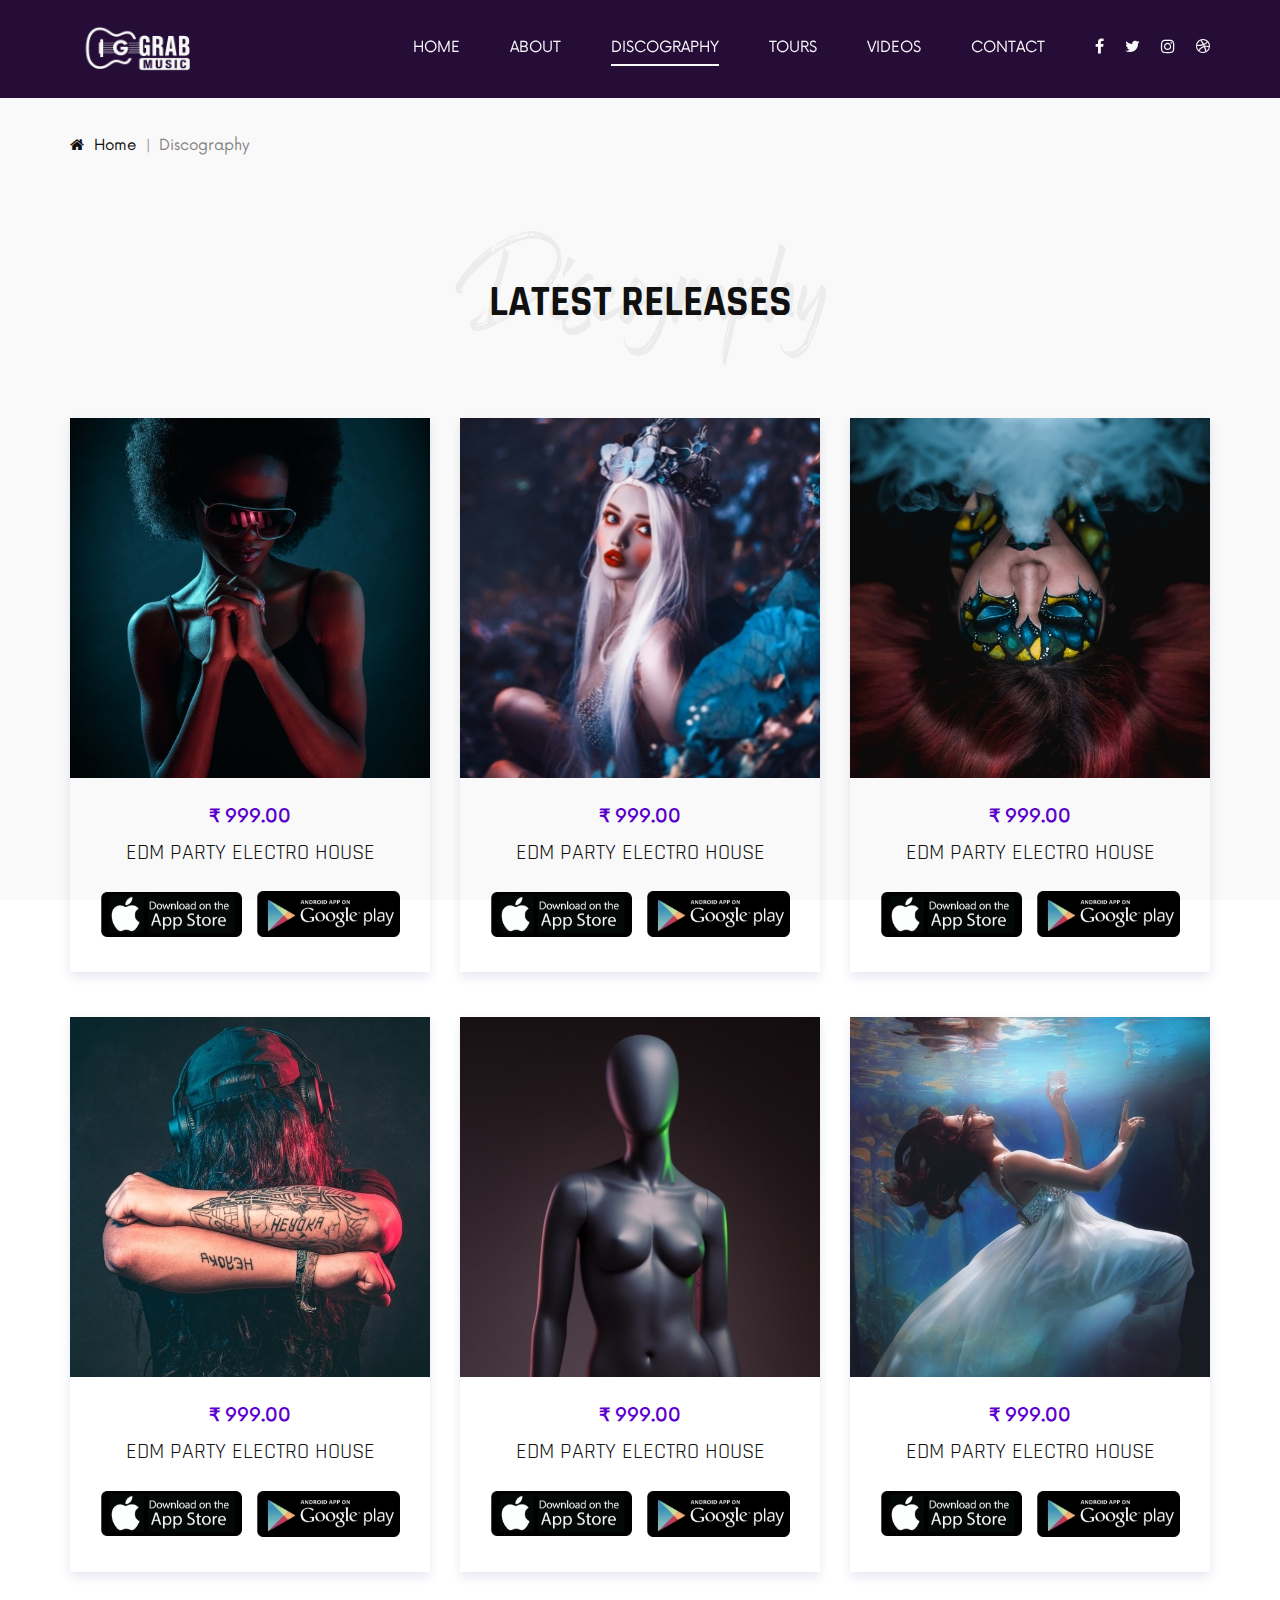
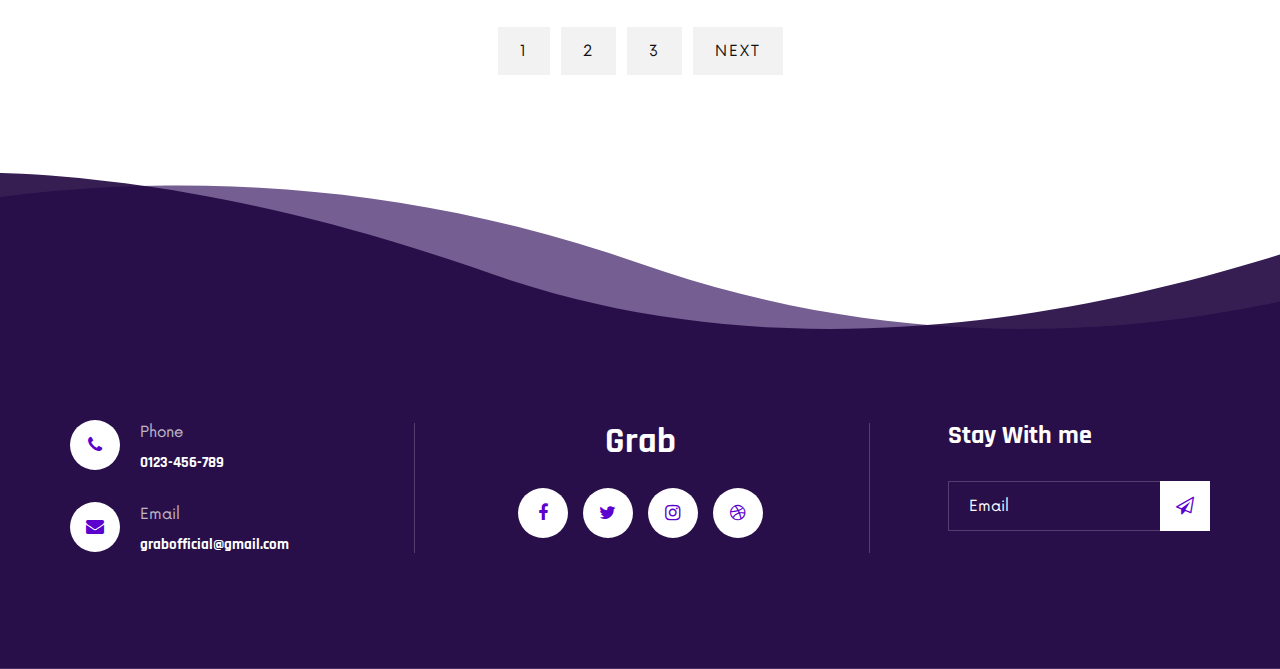
<file: discography.html>
<!DOCTYPE html>
<html lang="zxx">
  <head>
    <meta charset="UTF-8" />
    <meta name="description" content="Grab Template" />
    <meta name="keywords" content="Grab, unica, creative, html" />
    <meta name="viewport" content="width=device-width, initial-scale=1.0" />
    <meta http-equiv="X-UA-Compatible" content="ie=edge" />
    <title>Grab Music</title>

    <!-- Google Font -->
    <link
      href="https://fonts.googleapis.com/css2?family=Rajdhani:wght@400;500;600;700&display=swap"
      rel="stylesheet"
    />

    <!-- Css Styles -->
    <link rel="stylesheet" href="css/bootstrap.min.css" type="text/css" />
    <link rel="stylesheet" href="css/font-awesome.min.css" type="text/css" />
    <link rel="stylesheet" href="css/barfiller.css" type="text/css" />
    <link rel="stylesheet" href="css/nowfont.css" type="text/css" />
    <link rel="stylesheet" href="css/rockville.css" type="text/css" />
    <link rel="stylesheet" href="css/magnific-popup.css" type="text/css" />
    <link rel="stylesheet" href="css/owl.carousel.min.css" type="text/css" />
    <link rel="stylesheet" href="css/slicknav.min.css" type="text/css" />
    <link rel="stylesheet" href="css/style.css" type="text/css" />
  </head>

  <body>
    <!-- Page Preloder -->
    <div id="preloder">
      <div class="loader"></div>
    </div>

    <!-- Header Section Begin -->
    <header class="header header--normal">
      <div class="container">
        <div class="row">
          <div class="col-lg-2 col-md-2">
            <div class="header__logo">
              <a href="./index.html"><img src="img/logo2.png" alt="" /></a>
            </div>
          </div>
          <div class="col-lg-10 col-md-10">
            <div class="header__nav">
              <nav class="header__menu mobile-menu">
                <ul>
                  <li><a href="./index.html">Home</a></li>
                  <li><a href="./about.html">About</a></li>
                  <li class="active">
                    <a href="./discography.html">Discography</a>
                  </li>
                  <li><a href="./tours.html">Tours</a></li>
                  <li><a href="./videos.html">Videos</a></li>
                  <!-- <li>
                    <a href="#">Pages</a>
                    <ul class="dropdown">
                      <li><a href="./about.html">About</a></li>
                      <li><a href="./blog.html">Blog</a></li>
                      <li><a href="./blog-details.html">Blog Details</a></li>
                    </ul>
                  </li> -->
                  <li><a href="./contact.html">Contact</a></li>
                </ul>
              </nav>
              <div class="header__right__social">
                <a href="#"><i class="fa fa-facebook"></i></a>
                <a href="#"><i class="fa fa-twitter"></i></a>
                <a href="https://www.instagram.com/grab_official2022"
                  ><i class="fa fa-instagram"></i
                ></a>
                <a href="#"><i class="fa fa-dribbble"></i></a>
              </div>
            </div>
          </div>
        </div>
        <div id="mobile-menu-wrap"></div>
      </div>
    </header>
    <!-- Header Section End -->

    <!-- Breadcrumb Begin -->
    <div class="breadcrumb-option">
      <div class="container">
        <div class="row">
          <div class="col-lg-12">
            <div class="breadcrumb__links">
              <a href="#"><i class="fa fa-home"></i> Home</a>
              <span>Discography</span>
            </div>
          </div>
        </div>
      </div>
    </div>
    <!-- Breadcrumb End -->

    <!-- Discography Section Begin -->
    <section class="discography spad">
      <div class="container">
        <div class="row">
          <div class="col-lg-12">
            <div class="section-title center-title">
              <h2>Latest Releases</h2>
              <h1>Discography</h1>
            </div>
          </div>
        </div>
        <div class="row">
          <div class="col-lg-4 col-md-6 col-sm-6">
            <div class="discography__item">
              <div class="discography__item__pic">
                <img src="img/discography/disco-1.jpg" alt="" />
              </div>
              <div class="discography__item__text">
                <span>₹ 999.00</span>
                <h4>EDM Party Electro House</h4>
                <a href="#"><img src="img/discography/link-1.jpg" alt="" /></a>
                <a href="#"><img src="img/discography/link-2.jpg" alt="" /></a>
              </div>
            </div>
          </div>
          <div class="col-lg-4 col-md-6 col-sm-6">
            <div class="discography__item">
              <div class="discography__item__pic">
                <img src="img/discography/disco-2.jpg" alt="" />
              </div>
              <div class="discography__item__text">
                <span>₹ 999.00</span>
                <h4>EDM Party Electro House</h4>
                <a href="#"><img src="img/discography/link-1.jpg" alt="" /></a>
                <a href="#"><img src="img/discography/link-2.jpg" alt="" /></a>
              </div>
            </div>
          </div>
          <div class="col-lg-4 col-md-6 col-sm-6">
            <div class="discography__item">
              <div class="discography__item__pic">
                <img src="img/discography/disco-3.jpg" alt="" />
              </div>
              <div class="discography__item__text">
                <span>₹ 999.00</span>
                <h4>EDM Party Electro House</h4>
                <a href="#"><img src="img/discography/link-1.jpg" alt="" /></a>
                <a href="#"><img src="img/discography/link-2.jpg" alt="" /></a>
              </div>
            </div>
          </div>
          <div class="col-lg-4 col-md-6 col-sm-6">
            <div class="discography__item">
              <div class="discography__item__pic">
                <img src="img/discography/disco-4.jpg" alt="" />
              </div>
              <div class="discography__item__text">
                <span>₹ 999.00</span>
                <h4>EDM Party Electro House</h4>
                <a href="#"><img src="img/discography/link-1.jpg" alt="" /></a>
                <a href="#"><img src="img/discography/link-2.jpg" alt="" /></a>
              </div>
            </div>
          </div>
          <div class="col-lg-4 col-md-6 col-sm-6">
            <div class="discography__item">
              <div class="discography__item__pic">
                <img src="img/discography/disco-5.jpg" alt="" />
              </div>
              <div class="discography__item__text">
                <span>₹ 999.00</span>
                <h4>EDM Party Electro House</h4>
                <a href="#"><img src="img/discography/link-1.jpg" alt="" /></a>
                <a href="#"><img src="img/discography/link-2.jpg" alt="" /></a>
              </div>
            </div>
          </div>
          <div class="col-lg-4 col-md-6 col-sm-6">
            <div class="discography__item">
              <div class="discography__item__pic">
                <img src="img/discography/disco-6.jpg" alt="" />
              </div>
              <div class="discography__item__text">
                <span>₹ 999.00</span>
                <h4>EDM Party Electro House</h4>
                <a href="#"><img src="img/discography/link-1.jpg" alt="" /></a>
                <a href="#"><img src="img/discography/link-2.jpg" alt="" /></a>
              </div>
            </div>
          </div>
          <div class="col-lg-12">
            <div class="pagination__links">
              <a href="#">1</a>
              <a href="#">2</a>
              <a href="#">3</a>
              <a href="#">Next</a>
            </div>
          </div>
        </div>
      </div>
    </section>
    <!-- Discography Section End -->

    <!-- Footer Section Begin -->
    <footer
      class="footer footer--normal spad set-bg"
      data-setbg="img/footer-bg.png"
    >
      <div class="container">
        <div class="row">
          <div class="col-lg-3 col-md-6">
            <div class="footer__address">
              <ul>
                <li>
                  <i class="fa fa-phone"></i>
                  <p>Phone</p>
                  <h6>0123-456-789</h6>
                </li>
                <li>
                  <i class="fa fa-envelope"></i>
                  <p>Email</p>
                  <h6>grabofficial@gmail.com</h6>
                </li>
              </ul>
            </div>
          </div>
          <div class="col-lg-4 offset-lg-1 col-md-6">
            <div class="footer__social">
              <h2>Grab</h2>
              <div class="footer__social__links">
                <a href="#"><i class="fa fa-facebook"></i></a>
                <a href="#"><i class="fa fa-twitter"></i></a>
                <a href="https://www.instagram.com/grab_official2022"
                  ><i class="fa fa-instagram"></i
                ></a>
                <a href="#"><i class="fa fa-dribbble"></i></a>
              </div>
            </div>
          </div>
          <div class="col-lg-3 offset-lg-1 col-md-6">
            <div class="footer__newslatter">
              <h4>Stay With me</h4>
              <form action="#">
                <input type="text" placeholder="Email" />
                <button type="submit"><i class="fa fa-send-o"></i></button>
              </form>
            </div>
          </div>
        </div>
      </div>
    </footer>
    <!-- Footer Section End -->

    <script>
      // Fade in on load
      window.addEventListener("load", function () {
        document.querySelector(".header").classList.add("loaded");
      });

      // Smart hide/show + full reset at top
      let lastScroll = 0;
      const header = document.querySelector(".header");

      window.addEventListener("scroll", function () {
        const currentScroll = window.scrollY;

        // Shrink only if scrolled past 50px
        if (currentScroll > 50) {
          header.classList.add("scrolled");
        } else {
          header.classList.remove("scrolled");
        }

        // Hide on scroll down, show on scroll up
        if (currentScroll > lastScroll && currentScroll > 100) {
          header.style.transform = "translateY(-100%)";
        } else {
          header.style.transform = "translateY(0)";
        }

        lastScroll = currentScroll;
      });
    </script>

    <script>
      function adjustBodyPadding() {
        const header = document.querySelector(".header");
        document.body.style.paddingTop = header.offsetHeight + "px";
      }
      window.addEventListener("load", adjustBodyPadding);
      window.addEventListener("resize", adjustBodyPadding);
    </script>

    <!-- Js Plugins -->
    <script src="js/jquery-3.3.1.min.js"></script>
    <script src="js/bootstrap.min.js"></script>
    <script src="js/jquery.magnific-popup.min.js"></script>
    <script src="js/jquery.nicescroll.min.js"></script>
    <script src="js/jquery.barfiller.js"></script>
    <script src="js/jquery.countdown.min.js"></script>
    <script src="js/jquery.slicknav.js"></script>
    <script src="js/owl.carousel.min.js"></script>
    <script src="js/main.js"></script>

    <!-- Music Plugin -->
    <script src="js/jquery.jplayer.min.js"></script>
    <script src="js/jplayerInit.js"></script>
  </body>
</html>
</file>
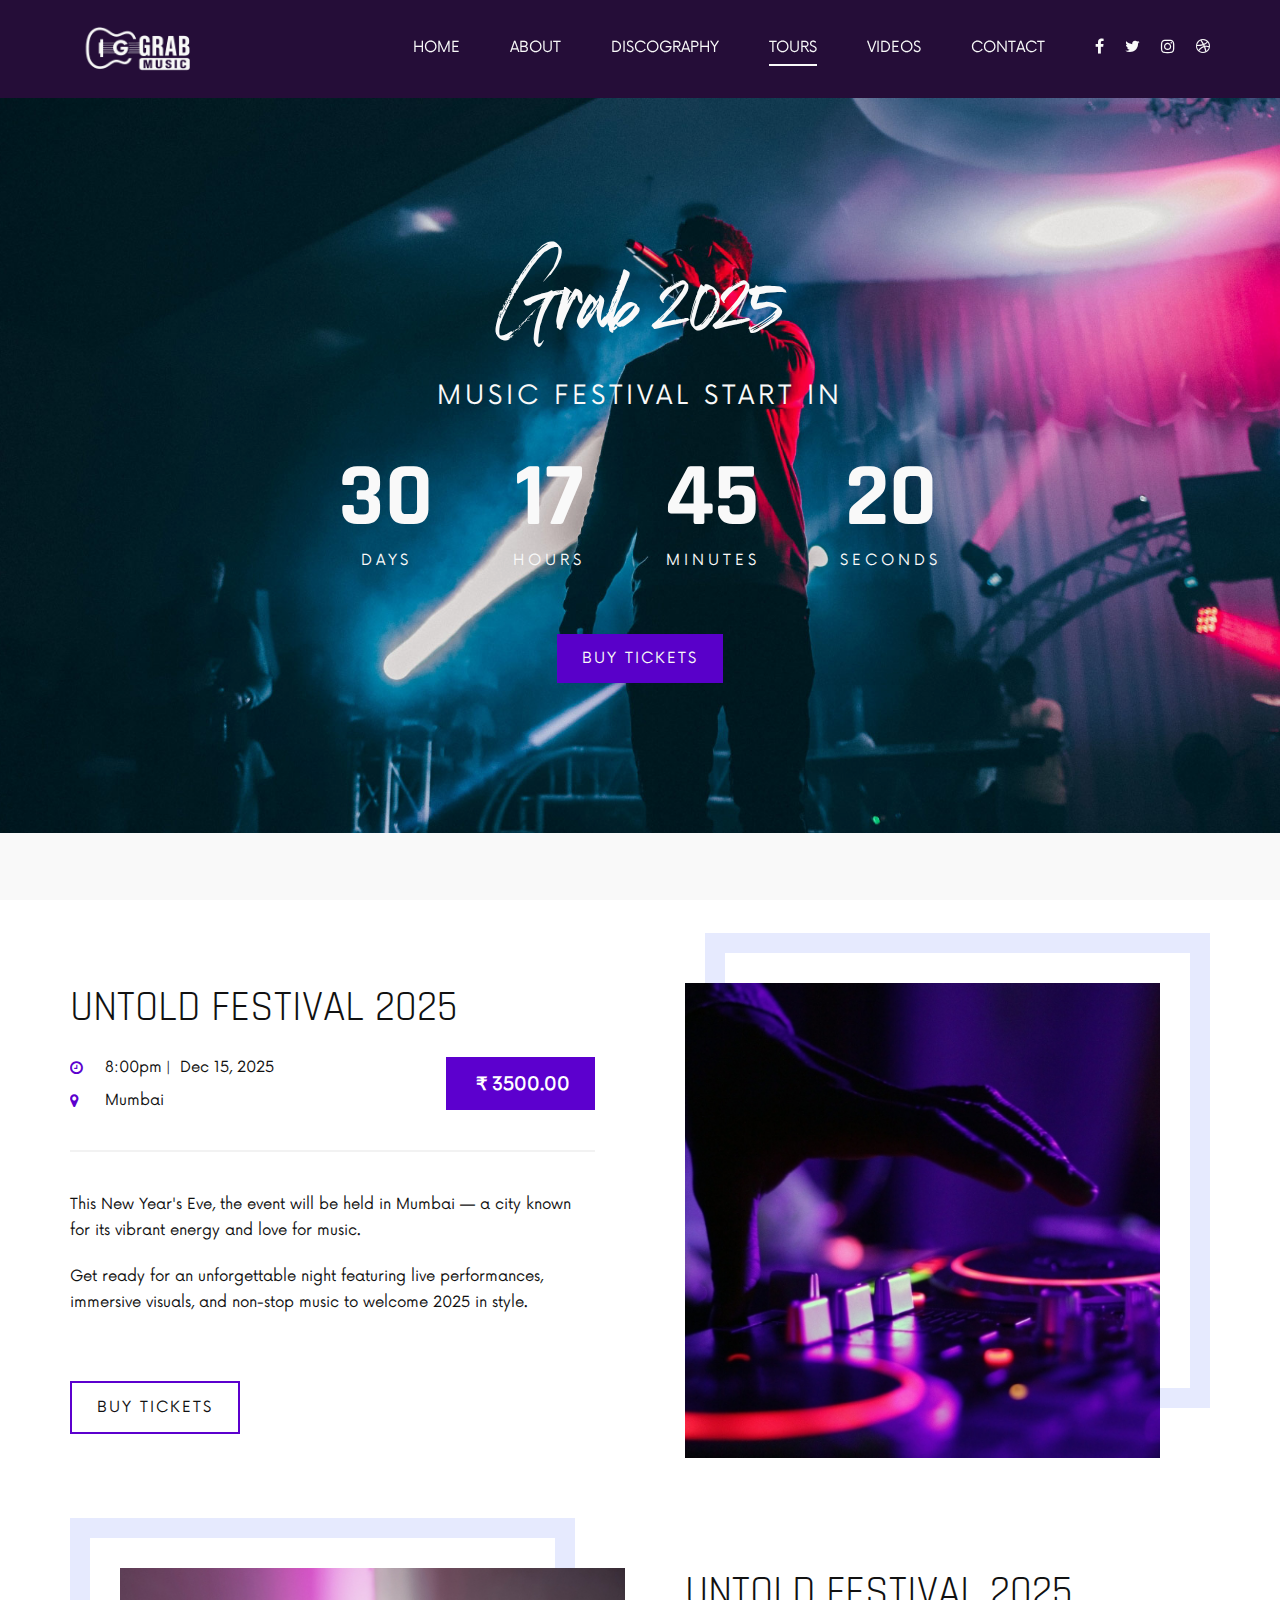
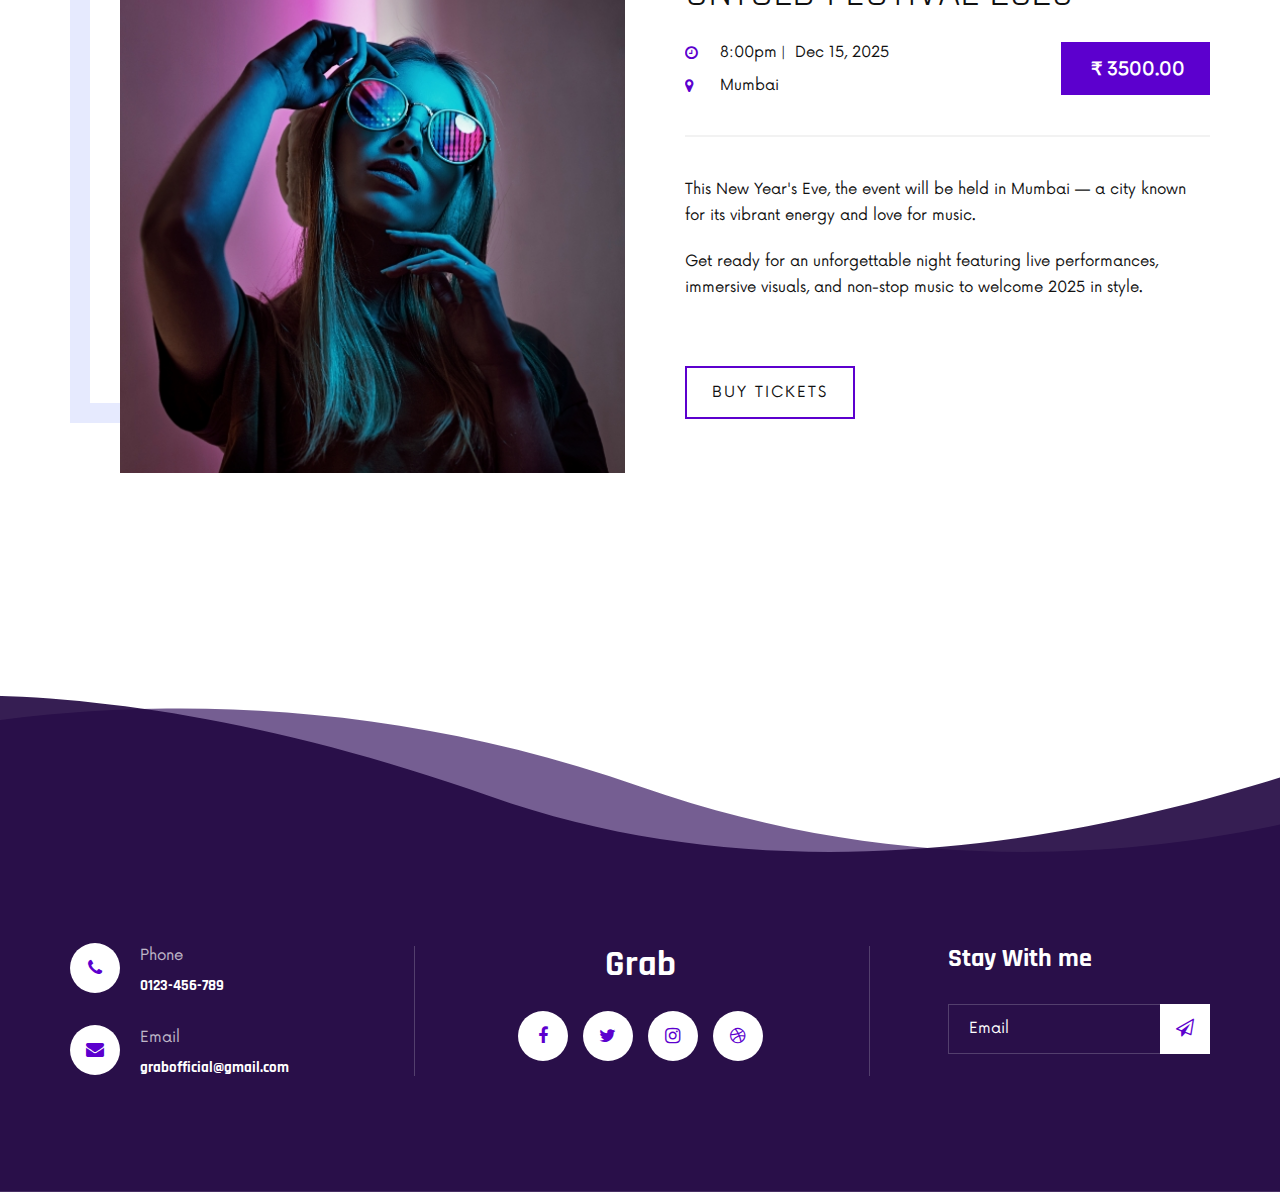
<file: tours.html>
<!DOCTYPE html>
<html lang="zxx">
  <head>
    <meta charset="UTF-8" />
    <meta name="description" content="Grab Template" />
    <meta name="keywords" content="Grab, unica, creative, html" />
    <meta name="viewport" content="width=device-width, initial-scale=1.0" />
    <meta http-equiv="X-UA-Compatible" content="ie=edge" />
    <title>Grab Music</title>

    <!-- Google Font -->
    <link
      href="https://fonts.googleapis.com/css2?family=Rajdhani:wght@400;500;600;700&display=swap"
      rel="stylesheet"
    />

    <!-- Css Styles -->
    <link rel="stylesheet" href="css/bootstrap.min.css" type="text/css" />
    <link rel="stylesheet" href="css/font-awesome.min.css" type="text/css" />
    <link rel="stylesheet" href="css/barfiller.css" type="text/css" />
    <link rel="stylesheet" href="css/nowfont.css" type="text/css" />
    <link rel="stylesheet" href="css/rockville.css" type="text/css" />
    <link rel="stylesheet" href="css/magnific-popup.css" type="text/css" />
    <link rel="stylesheet" href="css/owl.carousel.min.css" type="text/css" />
    <link rel="stylesheet" href="css/slicknav.min.css" type="text/css" />
    <link rel="stylesheet" href="css/style.css" type="text/css" />
  </head>

  <body>
    <!-- Page Preloder -->
    <div id="preloder">
      <div class="loader"></div>
    </div>

    <!-- Header Section Begin -->
    <header class="header header--normal">
      <div class="container">
        <div class="row">
          <div class="col-lg-2 col-md-2">
            <div class="header__logo">
              <a href="./index.html"><img src="img/logo2.png" alt="" /></a>
            </div>
          </div>
          <div class="col-lg-10 col-md-10">
            <div class="header__nav">
              <nav class="header__menu mobile-menu">
                <ul>
                  <li><a href="./index.html">Home</a></li>
                  <li><a href="./about.html">About</a></li>
                  <li><a href="./discography.html">Discography</a></li>
                  <li class="active"><a href="./tours.html">Tours</a></li>
                  <li><a href="./videos.html">Videos</a></li>
                  <!-- <li>
                    <a href="#">Pages</a>
                    <ul class="dropdown">
                      <li><a href="./about.html">About</a></li>
                      <li><a href="./blog.html">Blog</a></li>
                      <li><a href="./blog-details.html">Blog Details</a></li>
                    </ul>
                  </li> -->
                  <li><a href="./contact.html">Contact</a></li>
                </ul>
              </nav>
              <div class="header__right__social">
                <a href="#"><i class="fa fa-facebook"></i></a>
                <a href="#"><i class="fa fa-twitter"></i></a>
                <a href="https://www.instagram.com/grab_official2022"
                  ><i class="fa fa-instagram"></i
                ></a>
                <a href="#"><i class="fa fa-dribbble"></i></a>
              </div>
            </div>
          </div>
        </div>
        <div id="mobile-menu-wrap"></div>
      </div>
    </header>
    <!-- Header Section End -->

    <!-- Countdown Section Begin -->
    <section
      class="countdown countdown--page spad set-bg"
      data-setbg="img/countdown-bg.jpg"
    >
      <div class="container">
        <div class="row">
          <div class="col-lg-12">
            <div class="countdown__text">
              <h1>Grab 2025</h1>
              <h4>Music festival start in</h4>
            </div>
            <div class="countdown__timer" id="countdown-time">
              <div class="countdown__item">
                <span>20</span>
                <p>days</p>
              </div>
              <div class="countdown__item">
                <span>45</span>
                <p>hours</p>
              </div>
              <div class="countdown__item">
                <span>18</span>
                <p>minutes</p>
              </div>
              <div class="countdown__item">
                <span>09</span>
                <p>seconds</p>
              </div>
            </div>
            <div class="buy__tickets">
              <a href="#" class="primary-btn">Buy tickets</a>
            </div>
          </div>
        </div>
      </div>
    </section>
    <!-- Countdown Section End -->

    <!-- Tours Section Begin -->
    <section class="tours spad">
      <div class="container">
        <div class="row">
          <div class="col-lg-6 order-lg-1">
            <div class="tours__item__text">
              <h2>Untold Festival 2025</h2>
              <div class="tours__text__widget">
                <ul>
                  <li>
                    <i class="fa fa-clock-o"></i>
                    <span>8:00pm</span>
                    <span>Dec 15, 2025</span>
                  </li>
                  <li>
                    <i class="fa fa-map-marker"></i>
                    Mumbai
                  </li>
                </ul>
                <div class="price">₹ 3500.00</div>
              </div>
              <div class="tours__text__desc">
                <p>
                  This New Year's Eve, the event will be held in Mumbai — a city
                  known for its vibrant energy and love for music.
                </p>
                <p>
                  Get ready for an unforgettable night featuring live
                  performances, immersive visuals, and non-stop music to welcome
                  2025 in style.
                </p>
              </div>
              <a href="#" class="primary-btn border-btn">Buy tickets</a>
            </div>
          </div>
          <div class="col-lg-6 order-lg-2">
            <div class="tours__item__pic">
              <img src="img/tours/tour-1.jpg" alt="" />
            </div>
          </div>
          <div class="col-lg-6 order-lg-4">
            <div class="tours__item__text tours__item__text--right">
              <h2>Untold Festival 2025</h2>
              <div class="tours__text__widget">
                <ul>
                  <li>
                    <i class="fa fa-clock-o"></i>
                    <span>8:00pm</span>
                    <span>Dec 15, 2025</span>
                  </li>
                  <li>
                    <i class="fa fa-map-marker"></i>
                    Mumbai
                  </li>
                </ul>
                <div class="price">₹ 3500.00</div>
              </div>
              <div class="tours__text__desc">
                <p>
                  This New Year's Eve, the event will be held in Mumbai — a city
                  known for its vibrant energy and love for music.
                </p>
                <p>
                  Get ready for an unforgettable night featuring live
                  performances, immersive visuals, and non-stop music to welcome
                  2025 in style.
                </p>
              </div>
              <a href="#" class="primary-btn border-btn">Buy tickets</a>
            </div>
          </div>
          <div class="col-lg-6 order-lg-3">
            <div class="tours__item__pic tours__item__pic--left">
              <img src="img/tours/tour-2.jpg" alt="" />
            </div>
          </div>
          <!-- <div class="col-lg-6 order-lg-5">
            <div class="tours__item__text">
              <h2>Untold Festival 2025</h2>
              <div class="tours__text__widget">
                <ul>
                  <li>
                    <i class="fa fa-clock-o"></i>
                    <span>8:00pm</span>
                    <span>Dec 15, 2019</span>
                  </li>
                  <li>
                    <i class="fa fa-map-marker"></i>
                    Funkhaus Berlin, Berlin, Germany
                  </li>
                </ul>
                <div class="price">$ 35.00</div>
              </div>
              <div class="tours__text__desc">
                <p>
                  Held in Europe’s electronic music capital on New Year’s Eve,
                  the seminal Funkhaus Berlin hosts an impressive roster of
                  techno artists worthy.
                </p>
                <p>
                  Soundtracking the leap from 2019 into 2025 in what is one of
                  the most anticipated nights of the year, in one of the city’s
                  most hyped venues, HYTE Berlin NYE is the
                </p>
              </div>
              <a href="#" class="primary-btn border-btn">Buy tickets</a>
            </div>
          </div> -->
          <!-- <div class="col-lg-6 order-lg-6">
            <div class="tours__item__pic tours__item__pic--last">
              <img src="img/tours/tour-3.jpg" alt="" />
            </div>
          </div> -->
        </div>
      </div>
    </section>
    <!-- Tours Section End -->

    <!-- Footer Section Begin -->
    <footer
      class="footer footer--normal spad set-bg"
      data-setbg="img/footer-bg.png"
    >
      <div class="container">
        <div class="row">
          <div class="col-lg-3 col-md-6">
            <div class="footer__address">
              <ul>
                <li>
                  <i class="fa fa-phone"></i>
                  <p>Phone</p>
                  <h6>0123-456-789</h6>
                </li>
                <li>
                  <i class="fa fa-envelope"></i>
                  <p>Email</p>
                  <h6>grabofficial@gmail.com</h6>
                </li>
              </ul>
            </div>
          </div>
          <div class="col-lg-4 offset-lg-1 col-md-6">
            <div class="footer__social">
              <h2>Grab</h2>
              <div class="footer__social__links">
                <a href="https://www.instagram.com/grab_official2022"
                  ><i class="fa fa-facebook"></i
                ></a>
                <a href="https://www.instagram.com/grab_official2022"
                  ><i class="fa fa-twitter"></i
                ></a>
                <a href="https://www.instagram.com/grab_official2022"
                  ><i class="fa fa-instagram"></i
                ></a>
                <a href="https://www.instagram.com/grab_official2022"
                  ><i class="fa fa-dribbble"></i
                ></a>
              </div>
            </div>
          </div>
          <div class="col-lg-3 offset-lg-1 col-md-6">
            <div class="footer__newslatter">
              <h4>Stay With me</h4>
              <form action="#">
                <input type="text" placeholder="Email" />
                <button type="submit"><i class="fa fa-send-o"></i></button>
              </form>
            </div>
          </div>
        </div>
      </div>
    </footer>
    <!-- Footer Section End -->

    <script>
      // Fade in on load
      window.addEventListener("load", function () {
        document.querySelector(".header").classList.add("loaded");
      });

      // Smart hide/show + full reset at top
      let lastScroll = 0;
      const header = document.querySelector(".header");

      window.addEventListener("scroll", function () {
        const currentScroll = window.scrollY;

        // Shrink only if scrolled past 50px
        if (currentScroll > 50) {
          header.classList.add("scrolled");
        } else {
          header.classList.remove("scrolled");
        }

        // Hide on scroll down, show on scroll up
        if (currentScroll > lastScroll && currentScroll > 100) {
          header.style.transform = "translateY(-100%)";
        } else {
          header.style.transform = "translateY(0)";
        }

        lastScroll = currentScroll;
      });
    </script>

    <script>
      function adjustBodyPadding() {
        const header = document.querySelector(".header");
        document.body.style.paddingTop = header.offsetHeight + "px";
      }
      window.addEventListener("load", adjustBodyPadding);
      window.addEventListener("resize", adjustBodyPadding);
    </script>

    <!-- Js Plugins -->
    <script src="js/jquery-3.3.1.min.js"></script>
    <script src="js/bootstrap.min.js"></script>
    <script src="js/jquery.magnific-popup.min.js"></script>
    <script src="js/jquery.nicescroll.min.js"></script>
    <script src="js/jquery.barfiller.js"></script>
    <script src="js/jquery.countdown.min.js"></script>
    <script src="js/jquery.slicknav.js"></script>
    <script src="js/owl.carousel.min.js"></script>
    <script src="js/main.js"></script>

    <!-- Music Plugin -->
    <script src="js/jquery.jplayer.min.js"></script>
    <script src="js/jplayerInit.js"></script>
  </body>
</html>
</file>
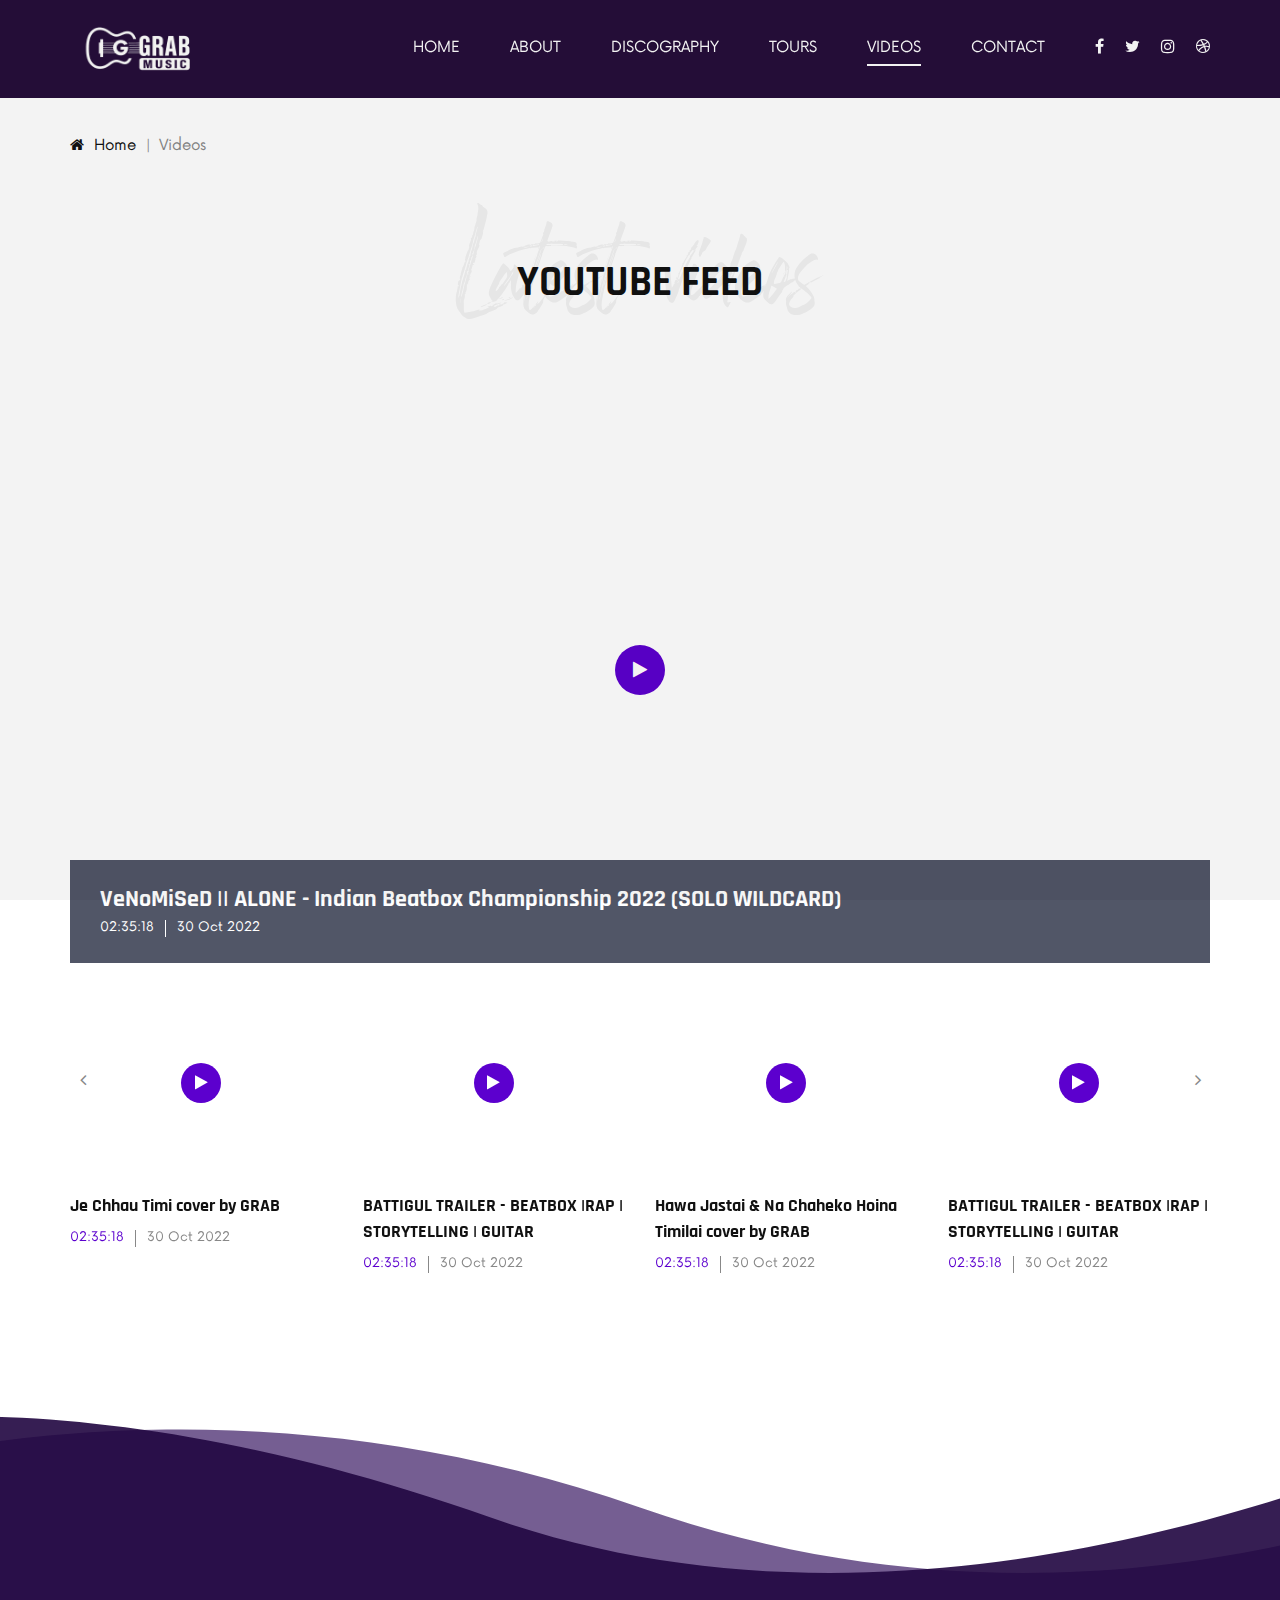
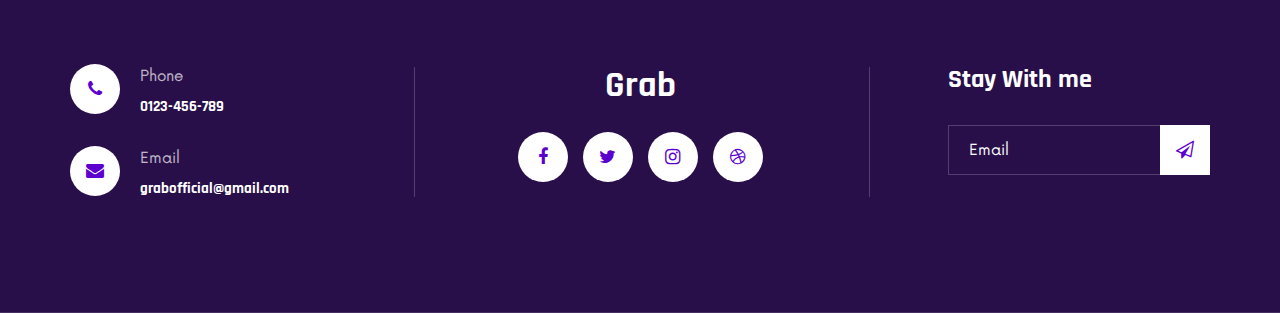
<file: videos.html>
<!DOCTYPE html>
<html lang="zxx">
  <head>
    <meta charset="UTF-8" />
    <meta name="description" content="Grab Template" />
    <meta name="keywords" content="Grab, unica, creative, html" />
    <meta name="viewport" content="width=device-width, initial-scale=1.0" />
    <meta http-equiv="X-UA-Compatible" content="ie=edge" />
    <title>Grab Music</title>

    <!-- Google Font -->
    <link
      href="https://fonts.googleapis.com/css2?family=Rajdhani:wght@400;500;600;700&display=swap"
      rel="stylesheet"
    />

    <!-- Css Styles -->
    <link rel="stylesheet" href="css/bootstrap.min.css" type="text/css" />
    <link rel="stylesheet" href="css/font-awesome.min.css" type="text/css" />
    <link rel="stylesheet" href="css/barfiller.css" type="text/css" />
    <link rel="stylesheet" href="css/nowfont.css" type="text/css" />
    <link rel="stylesheet" href="css/rockville.css" type="text/css" />
    <link rel="stylesheet" href="css/magnific-popup.css" type="text/css" />
    <link rel="stylesheet" href="css/owl.carousel.min.css" type="text/css" />
    <link rel="stylesheet" href="css/slicknav.min.css" type="text/css" />
    <link rel="stylesheet" href="css/style.css" type="text/css" />
  </head>

  <body>
    <!-- Page Preloder -->
    <div id="preloder">
      <div class="loader"></div>
    </div>

    <!-- Header Section Begin -->
    <header class="header header--normal">
      <div class="container">
        <div class="row">
          <div class="col-lg-2 col-md-2">
            <div class="header__logo">
              <a href="./index.html"><img src="img/logo2.png" alt="" /></a>
            </div>
          </div>
          <div class="col-lg-10 col-md-10">
            <div class="header__nav">
              <nav class="header__menu mobile-menu">
                <ul>
                  <li><a href="./index.html">Home</a></li>
                  <li><a href="./about.html">About</a></li>
                  <li><a href="./discography.html">Discography</a></li>
                  <li><a href="./tours.html">Tours</a></li>
                  <li class="active"><a href="./videos.html">Videos</a></li>
                  <!-- <li>
                    <a href="#">Pages</a>
                    <ul class="dropdown">
                      <li><a href="./about.html">About</a></li>
                      <li><a href="./blog.html">Blog</a></li>
                      <li><a href="./blog-details.html">Blog Details</a></li>
                    </ul>
                  </li> -->
                  <li><a href="./contact.html">Contact</a></li>
                </ul>
              </nav>
              <div class="header__right__social">
                <a href="#"><i class="fa fa-facebook"></i></a>
                <a href="#"><i class="fa fa-twitter"></i></a>
                <a href="https://www.instagram.com/grab_official2022"
                  ><i class="fa fa-instagram"></i
                ></a>
                <a href="#"><i class="fa fa-dribbble"></i></a>
              </div>
            </div>
          </div>
        </div>
        <div id="mobile-menu-wrap"></div>
      </div>
    </header>
    <!-- Header Section End -->

    <!-- Breadcrumb Begin -->
    <div class="breadcrumb-option">
      <div class="container">
        <div class="row">
          <div class="col-lg-12">
            <div class="breadcrumb__links">
              <a href="#"><i class="fa fa-home"></i> Home</a>
              <span>Videos</span>
            </div>
          </div>
        </div>
      </div>
    </div>
    <!-- Breadcrumb End -->

    <!-- Video Section Begin -->
    <section class="videos spad">
      <div class="container">
        <div class="row">
          <div class="col-lg-12">
            <div class="section-title center-title">
              <h2>YOutube feed</h2>
              <h1>Latest videos</h1>
            </div>
            <div
              class="videos__large__item set-bg"
              data-setbg="https://img.youtube.com/vi/qEU-MBiZRic/hqdefault.jpg"
            >
              <a
                href="https://www.youtube.com/watch?v=qEU-MBiZRic?autoplay=1"
                class="play-btn video-popup"
                ><i class="fa fa-play"></i
              ></a>
              <div class="videos__large__item__text">
                <h4>
                  VeNoMiSeD || ALONE - Indian Beatbox Championship 2022 (SOLO
                  WILDCARD)
                </h4>
                <ul>
                  <li>02:35:18</li>
                  <li>30 Oct 2022</li>
                </ul>
              </div>
            </div>
            <div class="row">
              <div class="videos__slider owl-carousel">
                <div class="col-lg-3">
                  <div class="videos__item">
                    <div
                      class="videos__item__pic set-bg"
                      data-setbg="https://img.youtube.com/vi/V-Sy4oT_0Yk/hqdefault.jpg"
                    >
                      <a
                        href="https://www.youtube.com/watch?v=V-Sy4oT_0Yk?autoplay=1"
                        class="play-btn video-popup"
                        ><i class="fa fa-play"></i
                      ></a>
                    </div>
                    <div class="videos__item__text">
                      <h5>Je Chhau Timi cover by GRAB</h5>
                      <ul>
                        <li>02:35:18</li>
                        <li>30 Oct 2022</li>
                      </ul>
                    </div>
                  </div>
                </div>
                <div class="col-lg-3">
                  <div class="videos__item">
                    <div
                      class="videos__item__pic set-bg"
                      data-setbg="https://img.youtube.com/vi/i2CAh7qfdAk/hqdefault.jpg"
                    >
                      <a
                        href="https://www.youtube.com/watch?v=i2CAh7qfdAk?autoplay=1"
                        class="play-btn video-popup"
                        ><i class="fa fa-play"></i
                      ></a>
                    </div>
                    <div class="videos__item__text">
                      <h5>
                        BATTIGUL TRAILER - BEATBOX |RAP | STORYTELLING | GUITAR
                      </h5>
                      <ul>
                        <li>02:35:18</li>
                        <li>30 Oct 2022</li>
                      </ul>
                    </div>
                  </div>
                </div>
                <div class="col-lg-3">
                  <div class="videos__item">
                    <div
                      class="videos__item__pic set-bg"
                      data-setbg="https://img.youtube.com/vi/aKuaEvmoN9Y/hqdefault.jpg"
                    >
                      <a
                        href="https://www.youtube.com/watch?v=aKuaEvmoN9Y?autoplay=1"
                        class="play-btn video-popup"
                        ><i class="fa fa-play"></i
                      ></a>
                    </div>
                    <div class="videos__item__text">
                      <h5>
                        Hawa Jastai & Na Chaheko Hoina Timilai cover by GRAB
                      </h5>
                      <ul>
                        <li>02:35:18</li>
                        <li>30 Oct 2022</li>
                      </ul>
                    </div>
                  </div>
                </div>
                <div class="col-lg-3">
                  <div class="videos__item">
                    <div
                      class="videos__item__pic set-bg"
                      data-setbg="https://img.youtube.com/vi/i2CAh7qfdAk/hqdefault.jpg"
                    >
                      <a
                        href="https://www.youtube.com/watch?v=i2CAh7qfdAk?autoplay=1"
                        class="play-btn video-popup"
                        ><i class="fa fa-play"></i
                      ></a>
                    </div>
                    <div class="videos__item__text">
                      <h5>
                        BATTIGUL TRAILER - BEATBOX |RAP | STORYTELLING | GUITAR
                      </h5>
                      <ul>
                        <li>02:35:18</li>
                        <li>30 Oct 2022</li>
                      </ul>
                    </div>
                  </div>
                </div>
                <div class="col-lg-3">
                  <div class="videos__item">
                    <div
                      class="videos__item__pic set-bg"
                      data-setbg="https://img.youtube.com/vi/V-Sy4oT_0Yk/hqdefault.jpg"
                    >
                      <a
                        href="https://www.youtube.com/watch?v=V-Sy4oT_0Yk?autoplay=1"
                        class="play-btn video-popup"
                        ><i class="fa fa-play"></i
                      ></a>
                    </div>
                    <div class="videos__item__text">
                      <h5>Je Chhau Timi cover by GRAB</h5>
                      <ul>
                        <li>02:35:18</li>
                        <li>30 Oct 2022</li>
                      </ul>
                    </div>
                  </div>
                </div>
              </div>
            </div>
          </div>
        </div>
      </div>
    </section>
    <!-- Video Section End -->

    <!-- Footer Section Begin -->
    <footer
      class="footer footer--normal spad set-bg"
      data-setbg="img/footer-bg.png"
    >
      <div class="container">
        <div class="row">
          <div class="col-lg-3 col-md-6">
            <div class="footer__address">
              <ul>
                <li>
                  <i class="fa fa-phone"></i>
                  <p>Phone</p>
                  <h6>0123-456-789</h6>
                </li>
                <li>
                  <i class="fa fa-envelope"></i>
                  <p>Email</p>
                  <h6>grabofficial@gmail.com</h6>
                </li>
              </ul>
            </div>
          </div>
          <div class="col-lg-4 offset-lg-1 col-md-6">
            <div class="footer__social">
              <h2>Grab</h2>
              <div class="footer__social__links">
                <a href="https://www.instagram.com/grab_official2022"
                  ><i class="fa fa-facebook"></i
                ></a>
                <a href="https://www.instagram.com/grab_official2022"
                  ><i class="fa fa-twitter"></i
                ></a>
                <a href="https://www.instagram.com/grab_official2022"
                  ><i class="fa fa-instagram"></i
                ></a>
                <a href="https://www.instagram.com/grab_official2022"
                  ><i class="fa fa-dribbble"></i
                ></a>
              </div>
            </div>
          </div>
          <div class="col-lg-3 offset-lg-1 col-md-6">
            <div class="footer__newslatter">
              <h4>Stay With me</h4>
              <form action="#">
                <input type="text" placeholder="Email" />
                <button type="submit"><i class="fa fa-send-o"></i></button>
              </form>
            </div>
          </div>
        </div>
      </div>
    </footer>
    <!-- Footer Section End -->

    <script>
      // Fade in on load
      window.addEventListener("load", function () {
        document.querySelector(".header").classList.add("loaded");
      });

      // Smart hide/show + full reset at top
      let lastScroll = 0;
      const header = document.querySelector(".header");

      window.addEventListener("scroll", function () {
        const currentScroll = window.scrollY;

        // Shrink only if scrolled past 50px
        if (currentScroll > 50) {
          header.classList.add("scrolled");
        } else {
          header.classList.remove("scrolled");
        }

        // Hide on scroll down, show on scroll up
        if (currentScroll > lastScroll && currentScroll > 100) {
          header.style.transform = "translateY(-100%)";
        } else {
          header.style.transform = "translateY(0)";
        }

        lastScroll = currentScroll;
      });
    </script>

    <script>
      function adjustBodyPadding() {
        const header = document.querySelector(".header");
        document.body.style.paddingTop = header.offsetHeight + "px";
      }
      window.addEventListener("load", adjustBodyPadding);
      window.addEventListener("resize", adjustBodyPadding);
    </script>

    <!-- Js Plugins -->
    <script src="js/jquery-3.3.1.min.js"></script>
    <script src="js/bootstrap.min.js"></script>
    <script src="js/jquery.magnific-popup.min.js"></script>
    <script src="js/jquery.nicescroll.min.js"></script>
    <script src="js/jquery.barfiller.js"></script>
    <script src="js/jquery.countdown.min.js"></script>
    <script src="js/jquery.slicknav.js"></script>
    <script src="js/owl.carousel.min.js"></script>
    <script src="js/main.js"></script>

    <!-- Music Plugin -->
    <script src="js/jquery.jplayer.min.js"></script>
    <script src="js/jplayerInit.js"></script>
  </body>
</html>
</file>
<file: css/barfiller.css>
.barfiller {
    width:100%;
    height:12px;
    background:#fcfcfc;
    border:1px solid #ccc;
    position:relative;
    margin-bottom:20px;
    box-shadow: inset 1px 4px 9px -6px rgba(0,0,0,.5); 
    -moz-box-shadow: inset 1px 4px 9px -6px rgba(0,0,0,.5); 
}

.barfiller .fill {
    display:block;
    position:relative;
    width:0px;
    height:100%;
    background:#333;
    z-index:1;
}

.barfiller .tipWrap {
    display:none;
}

.barfiller .tip {
    margin-top:-30px;
    padding:2px 4px;
    font-size:11px;
    color:#fff;
    left:0px;
    position:absolute;
    z-index:2;
    background: #333;
} 

.barfiller .tip:after {
    border:solid;
    border-color:rgba(0,0,0,.8) transparent;
    border-width:6px 6px 0 6px;
    content:"";
    display:block;
    position:absolute;
    left:9px;
    top:100%;
    z-index:9
}
</file>
<file: css/nowfont.css>
/* #### Generated By: http://www.cufonfonts.com #### */

@font-face {
font-family: 'Now Regular';
font-style: normal;
font-weight: normal;
src: local('Now Regular'), url('../fonts/Now-Regular.woff') format('woff');
}


@font-face {
font-family: 'Now Thin';
font-style: normal;
font-weight: normal;
src: local('Now Thin'), url('../fonts/Now-Thin.woff') format('woff');
}


@font-face {
font-family: 'Now Light';
font-style: normal;
font-weight: normal;
src: local('Now Light'), url('../fonts/Now-Light.woff') format('woff');
}


@font-face {
font-family: 'Now Medium';
font-style: normal;
font-weight: normal;
src: local('Now Medium'), url('../fonts/Now-Medium.woff') format('woff');
}


@font-face {
font-family: 'Now Bold';
font-style: normal;
font-weight: normal;
src: local('Now Bold'), url('../fonts/Now-Bold.woff') format('woff');
}


@font-face {
font-family: 'Now Black';
font-style: normal;
font-weight: normal;
src: local('Now Black'), url('../fonts/Now-Black.woff') format('woff');
}
</file>
<file: css/rockville.css>
@font-face {
font-family: 'Rockville Solid Regular';
font-style: normal;
font-weight: normal;
src: local('Rockville Solid Regular'), url('../fonts/Rockville Solid.woff') format('woff');
}
</file>
<file: css/style.css>
html,
body {
  height: 100%;
  font-family: "Now Regular";
  -webkit-font-smoothing: antialiased;
}

h1,
h2,
h3,
h4,
h5,
h6 {
  margin: 0;
  color: #111111;
  font-weight: 400;
  font-family: "Rajdhani", sans-serif;
}

h1 {
  font-size: 70px;
}

h2 {
  font-size: 36px;
}

h3 {
  font-size: 30px;
}

h4 {
  font-size: 24px;
}

h5 {
  font-size: 18px;
}

h6 {
  font-size: 16px;
}

p {
  font-size: 15px;
  font-family: "Now Regular";
  color: #444444;
  font-weight: 400;
  line-height: 26px;
  margin: 0 0 15px 0;
}

img {
  max-width: 100%;
}

input:focus,
select:focus,
button:focus,
textarea:focus {
  outline: none;
}

a:hover,
a:focus {
  text-decoration: none;
  outline: none;
  color: #ffffff;
}

ul,
ol {
  padding: 0;
  margin: 0;
}

/*---------------------
  Helper CSS
-----------------------*/

.section-title {
  margin-bottom: 40px;
  position: relative;
  z-index: 1;
}

.venom-title h2 {
  font-family: "Rockville Solid Regular";
}

.section-title.center-title {
  text-align: center;
}

.section-title h2 {
  font-size: 42px;
  color: #111111;
  font-weight: 700;
  text-transform: uppercase;
}

.section-title h1 {
  font-size: 100px;
  color: #f2f2f2;
  font-family: "Rockville Solid Regular";
  position: absolute;
  left: 0;
  top: -45px;
  width: 100%;
  z-index: -1;
}

.set-bg {
  background-repeat: no-repeat;
  background-size: cover;
  background-position: top center;
}

.spad {
  padding-top: 100px;
  padding-bottom: 100px;
}

.text-white h1,
.text-white h2,
.text-white h3,
.text-white h4,
.text-white h5,
.text-white h6,
.text-white p,
.text-white span,
.text-white li,
.text-white a {
  color: #fff;
}

/* buttons */

.primary-btn {
  display: inline-block;
  font-size: 15px;
  text-transform: uppercase;
  padding: 14px 25px 12px;
  color: #ffffff;
  background: #5c00ce;
  letter-spacing: 2px;
}

.primary-btn.border-btn {
  background: transparent;
  border: 2px solid #5c00ce;
  color: #111111;
}

.site-btn {
  font-size: 15px;
  color: #ffffff;
  background: #5c00ce;
  font-weight: 700;
  letter-spacing: 2px;
  border: none;
  text-transform: uppercase;
  display: inline-block;
  padding: 14px 30px;
  width: 100%;
}

/* Preloder */

#preloder {
  position: fixed;
  width: 100%;
  height: 100%;
  top: 0;
  left: 0;
  z-index: 999999;
  background: #000;
}

.loader {
  width: 40px;
  height: 40px;
  position: absolute;
  top: 50%;
  left: 50%;
  margin-top: -13px;
  margin-left: -13px;
  border-radius: 60px;
  animation: loader 0.8s linear infinite;
  -webkit-animation: loader 0.8s linear infinite;
}

@keyframes loader {
  0% {
    -webkit-transform: rotate(0deg);
    transform: rotate(0deg);
    border: 4px solid #f44336;
    border-left-color: transparent;
  }
  50% {
    -webkit-transform: rotate(180deg);
    transform: rotate(180deg);
    border: 4px solid #673ab7;
    border-left-color: transparent;
  }
  100% {
    -webkit-transform: rotate(360deg);
    transform: rotate(360deg);
    border: 4px solid #f44336;
    border-left-color: transparent;
  }
}

@-webkit-keyframes loader {
  0% {
    -webkit-transform: rotate(0deg);
    border: 4px solid #f44336;
    border-left-color: transparent;
  }
  50% {
    -webkit-transform: rotate(180deg);
    border: 4px solid #673ab7;
    border-left-color: transparent;
  }
  100% {
    -webkit-transform: rotate(360deg);
    border: 4px solid #f44336;
    border-left-color: transparent;
  }
}

/*---------------------
  Header
-----------------------*/

/* Header initial load animation */
.header {
  background: rgba(26, 1, 47, 0.95);
  position: fixed;
  left: 0;
  top: 0;
  width: 100%;
  z-index: 999;
  opacity: 0;
  transform: translateY(-30px);
  transition: all 0.4s ease, transform 0.3s ease;
}

/* Index top state */
.header.at-top {
  background: rgba(42, 1, 74, 0.3); /* transparent purple at very top */
  box-shadow: none;
}

.header.loaded {
  opacity: 1;
  transform: translateY(0);
}

/* Light purple for non-homepages */
.header.not-home {
    background: rgba(42, 1, 74, 0.5) !important; /* light/fade purple */
}

/* Scrolled state */
.header.scrolled {
  /* background: rgba(26, 1, 47, 0.95); */
  background: rgba(42, 1, 74, 0.5);
  padding: 10px 0;
  box-shadow: 0 2px 10px rgba(0, 0, 0, 0.5);
}

/* Logo shrink on scroll */
.header__logo img {
  margin-top: 5px;
  width: 140px;
  height: auto;
  transition: all 0.3s ease;
}

.header.scrolled .header__logo img {
  padding-top: 5px;
  width: 140px;
}

/* Mobile adjustment */
@media (max-width: 768px) {
  .header__logo img {
    width: 140px;
  }
  .header.scrolled .header__logo img {
    width: 100px;
  }
}

.header__nav {
  text-align: right;
}

.header__menu {
  padding: 31px 0 27px;
  display: inline-block;
  margin-right: 45px;
}

.header__menu ul li {
  list-style: none;
  display: inline-block;
  margin-right: 45px;
  position: relative;
}

.header__menu ul li.active a:after {
  opacity: 1;
}

.header__menu ul li:hover a:after {
  opacity: 1;
}

.header__menu ul li:hover .dropdown {
  top: 34px;
  opacity: 1;
  visibility: visible;
}

.header__menu ul li:last-child {
  margin-right: 0;
}

.header__menu ul li .dropdown {
  position: absolute;
  left: 0;
  top: 56px;
  width: 150px;
  background: #111111;
  text-align: left;
  padding: 2px 0;
  z-index: 9;
  opacity: 0;
  visibility: hidden;
  -webkit-transition: all, 0.3s;
  -o-transition: all, 0.3s;
  transition: all, 0.3s;
}

.header__menu ul li .dropdown li {
  display: block;
  margin-right: 0;
}

.header__menu ul li .dropdown li a {
  font-size: 14px;
  color: #ffffff;
  font-weight: 400;
  padding: 8px 20px;
  text-transform: capitalize;
}

.header__menu ul li .dropdown li a:after {
  display: none;
}

.header__menu ul li a {
  font-size: 15px;
  text-transform: uppercase;
  color: #ffffff;
  display: block;
  padding: 6px 0;
  position: relative;
}

.header__menu ul li a:after {
  position: absolute;
  left: 0;
  bottom: 0;
  width: 100%;
  height: 2px;
  background: #ffffff;
  content: "";
  -webkit-transition: all, 0.5s;
  -o-transition: all, 0.5s;
  transition: all, 0.5s;
  opacity: 0;
}

.header__right__social {
  display: inline-block;
}

.header__right__social a {
  display: inline-block;
  font-size: 16px;
  color: #ffffff;
  margin-right: 16px;
}

.header__right__social a:last-child {
  margin-right: 0;
}

.slicknav_menu {
  display: none;
}

/*---------------------
  Hero
-----------------------*/

.hero {
  padding-top: 400px;
  padding-bottom: 295px;
  position: relative;
}

.hero__text {
  text-align: center;
}

.hero__text span {
  color: #ffffff;
  text-transform: uppercase;
  letter-spacing: 6px;
}

.hero__text h1 {
  font-size: 110px;
  font-family: "Rockville Solid Regular";
  color: #ffffff;
  margin-bottom: 20px;
  margin-top: 22px;
}

.hero__text p {
  color: #ffffff;
  margin-bottom: 20px;
}

.hero__text .play-btn {
  font-size: 26px;
  color: #5c00ce;
  height: 90px;
  width: 90px;
  border-radius: 50%;
  background: rgba(255, 255, 255, 0.3);
  display: inline-block;
  line-height: 90px;
  text-align: center;
  position: relative;
  z-index: 1;
}

.hero__text .play-btn i {
  position: relative;
  top: 2px;
  left: 2px;
}

.hero__text .play-btn:after {
  position: absolute;
  left: 15px;
  top: 15px;
  height: 60px;
  width: 60px;
  background: #ffffff;
  border-radius: 50%;
  content: "";
  z-index: -1;
}

.linear__icon {
  position: absolute;
  left: 50%;
  bottom: 0;
  margin-left: -16px;
  -webkit-animation: mymove 0.5s infinite alternate;
  animation: mymove 0.5s infinite alternate;
}

.linear__icon i {
  font-size: 50px;
  color: #5c00ce;
}

@-webkit-keyframes mymove {
  0% {
    bottom: 0;
  }
  100% {
    bottom: -10px;
  }
}

@keyframes mymove {
  0% {
    bottom: 0;
  }
  100% {
    bottom: -10px;
  }
}

/*---------------------
  Events
-----------------------*/

.event {
  padding-bottom: 60px;
}

.event .section-title {
  margin-bottom: 10px;
  position: relative;
}

.event .section-title:after {
  position: absolute;
  right: 46px;
  top: 25px;
  height: 2px;
  width: 775px;
  background: rgba(225, 225, 225, 0.3);
  content: "";
  z-index: -1;
}

.event__slider .col-lg-4 {
  max-width: 100%;
}

.event__slider.owl-carousel .owl-stage-outer {
  padding-top: 30px;
  padding-bottom: 40px;
}

.event__slider.owl-carousel .owl-nav {
  position: absolute;
  right: 15px;
  top: -50px;
}

.event__slider.owl-carousel .owl-nav button {
  font-size: 22px;
  color: #111111;
  opacity: 0.5;
  margin-right: 10px;
}

.event__slider.owl-carousel .owl-nav button:last-child {
  margin-right: 0;
}

.event__item {
  -webkit-box-shadow: 0px 3px 15px rgba(22, 41, 124, 0.1);
  box-shadow: 0px 3px 15px rgba(22, 41, 124, 0.1);
}

.event__item__pic {
  height: 360px;
  position: relative;
}

.event__item__pic .tag-date {
  position: absolute;
  left: 0;
  bottom: -21px;
  width: 100%;
  text-align: center;
}

.event__item__pic .tag-date span {
  font-size: 15px;
  color: #ffffff;
  display: inline-block;
  background: #5c00ce;
  padding: 12px 8px 9px 20px;
}

.event__item__text {
  text-align: center;
  padding: 45px 10px 25px;
}

.event__item__text h4 {
  font-size: 26px;
  font-weight: 700;
  color: #111111;
  margin-bottom: 10px;
}

.event__item__text p {
  color: #888888;
  margin-bottom: 0;
}

.event__item__text p i {
  color: #5c00ce;
  margin-right: 8px;
  font-size: 17px;
}

/*---------------------
  Track
-----------------------*/

.track {
  padding-top: 120px;
  padding-bottom: 40px;
  overflow: hidden;
}

.track .section-title {
  margin-bottom: 105px;
}

.track__content {
  height: 502px;
  overflow-y: auto;
}

.track__all {
  text-align: right;
  margin-bottom: 100px;
}

.jp-play {
  position: relative;
  height: 50px;
  width: 50px;
  background: transparent;
  border: 2px solid #e1e1e1;
  border-radius: 50%;
}

.jp-play:after {
  position: absolute;
  display: block;
  left: 17px;
  top: 12px;
  width: 16px;
  height: 20px;
  background: url(../img/play-default.png);
  content: "";
}

.jp-state-playing .jp-play {
  background: #5c00ce !important;
  border-color: #5c00ce !important;
}

.jp-state-playing .jp-play:after {
  background: url(../img/pause.png) !important;
  left: 15px;
  top: 12px;
}

.jp-audio .jp-play:focus {
  background: #5c00ce !important;
  border-color: #5c00ce !important;
}

.jp-audio .jp-play:focus:after {
  background: url(../img/play.png);
}

.jp-seek-bar > div {
  height: 5px;
  background: #e1e1e1;
  cursor: pointer;
  width: 245px;
}

.player_bars {
  width: 350px;
  display: table;
  padding-left: 50px;
  position: relative;
  padding-top: 25px;
  float: left;
  margin-right: 30px;
}

.jp-play-bar {
  position: relative;
  height: 100%;
  background: #5c00ce;
  overflow: visible !important;
}

.jp-current-time {
  font-size: 15px;
  color: #111111;
  position: absolute;
  left: -50px;
  top: -9px;
}

.jp-duration {
  font-size: 15px;
  color: #111111;
  position: absolute;
  right: 0;
  top: 16px;
}

.player_controls_box {
  width: 50px;
  float: left;
  margin-right: 20px;
}

.jp-mute {
  font-size: 18px;
  border: none;
  background: none;
  color: #111111;
  position: absolute;
  left: 0;
  top: 13px;
}

.jp-volume-bar {
  height: 5px;
  width: 70px;
  background: #e1e1e1;
  cursor: pointer;
}

.jp-volume-bar-value {
  background: #5c00ce;
  height: 100%;
}

.jp-volume-controls {
  position: relative;
  width: 95px;
  float: left;
  padding-left: 30px;
  padding-top: 25px;
}

.single_player_container {
  overflow: hidden;
  margin-bottom: 40px;
}

.single_player_container:last-child {
  margin-bottom: 0;
}

.single_player_container h4 {
  font-size: 26px;
  color: #111111;
  font-weight: 700;
  margin-bottom: 20px;
  text-transform: uppercase;
}

.track__pic {
  position: relative;
  z-index: 1;
}

.track__pic:after {
  position: absolute;
  left: 0;
  top: 0;
  width: 100%;
  height: 100%;
  background: #f5f5f5;
  content: "";
  z-index: -1;
}

.track__pic img {
  position: relative;
  top: -50px;
  width: calc(100% - 40px);
  margin-left: 40px;
  height: 502px;
}

/*---------------------
  Youtube
-----------------------*/

.youtube {
  padding-bottom: 50px;
}

.youtube .section-title {
  text-align: center;
}

.youtube .section-title h1 {
  font-size: 90px;
}

.youtube__item {
  -webkit-transition: all, 0.3s;
  -o-transition: all, 0.3s;
  transition: all, 0.3s;
  margin-bottom: 30px;
}

.youtube__item:hover {
  -webkit-box-shadow: 0px 3px 30px rgba(22, 41, 124, 0.1);
  box-shadow: 0px 3px 30px rgba(22, 41, 124, 0.1);
}

.youtube__item__pic {
  height: 240px;
  display: -webkit-box;
  display: -ms-flexbox;
  display: flex;
  -webkit-box-align: center;
  -ms-flex-align: center;
  align-items: center;
  -webkit-box-pack: center;
  -ms-flex-pack: center;
  justify-content: center;
}

.youtube__item__pic .play-btn {
  font-size: 16px;
  color: #5c00ce;
  height: 60px;
  width: 60px;
  border-radius: 50%;
  background: rgba(255, 255, 255, 0.3);
  display: inline-block;
  line-height: 60px;
  text-align: center;
  position: relative;
  z-index: 1;
}

.youtube__item__pic .play-btn i {
  position: relative;
  top: 2px;
  left: 2px;
}

.youtube__item__pic .play-btn:after {
  position: absolute;
  left: 10px;
  top: 10px;
  height: 40px;
  width: 40px;
  background: #ffffff;
  border-radius: 50%;
  content: "";
  z-index: -1;
}

.youtube__item__text {
  padding: 25px 30px 20px 20px;
  background: #ffffff;
}

.youtube__item__text h4 {
  font-size: 26px;
  color: #111111;
  line-height: 34px;
  font-weight: 700;
}

/*---------------------
  Countdown
-----------------------*/

.countdown {
  padding-bottom: 560px;
}

.countdown.countdown--page {
  padding-top: 150px;
  padding-bottom: 150px;
}

.countdown__text {
  text-align: center;
  margin-bottom: 36px;
}

.countdown__text h1 {
  font-size: 90px;
  color: #ffffff;
  font-family: "Rockville Solid Regular";
  color: #ffffff;
  margin-bottom: 25px;
}

.countdown__text h4 {
  font-size: 26px;
  font-family: "Now Regular";
  color: #ffffff;
  text-transform: uppercase;
  letter-spacing: 4px;
}

.countdown__timer {
  text-align: center;
  margin-bottom: 30px;
}

.countdown__item {
  display: inline-block;
  margin-right: 80px;
  margin-bottom: 30px;
}

.countdown__item:last-child {
  margin-right: 0;
}

.countdown__item span {
  font-size: 90px;
  font-family: "Rajdhani", sans-serif;
  font-weight: 700;
  color: #ffffff;
  display: block;
  line-height: 100px;
}

.countdown__item p {
  color: #ffffff;
  letter-spacing: 4px;
  text-transform: uppercase;
  margin-bottom: 0;
}

.buy__tickets {
  text-align: center;
}

/*---------------------
  Discography
-----------------------*/

.discography {
  padding-bottom: 40px;
  padding-top: 120px;
  overflow: hidden;
}

.discography .section-title {
  margin-bottom: 90px;
}

.discography__item {
  margin-bottom: 45px;
  -webkit-box-shadow: 0px 5px 10px rgba(22, 41, 124, 0.1);
  box-shadow: 0px 5px 10px rgba(22, 41, 124, 0.1);
}

.discography__item__pic img {
  min-width: 100%;
}

.discography__item__text {
  padding: 25px 30px 35px;
  text-align: center;
}

.discography__item__text span {
  font-size: 18px;
  color: #5c00ce;
  font-weight: 700;
}

.discography__item__text h4 {
  font-size: 22px;
  text-transform: uppercase;
  color: #111111;
  margin-top: 10px;
  margin-bottom: 25px;
}

.discography__item__text a {
  display: inline-block;
  margin-right: 10px;
}

.discography__item__text a:last-child {
  margin-right: 0;
}

.pagination__links {
  text-align: center;
  padding-top: 10px;
}

.pagination__links.blog__pagination {
  text-align: left;
}

.pagination__links a {
  display: inline-block;
  font-size: 15px;
  color: #111111;
  text-transform: uppercase;
  letter-spacing: 2px;
  background: #f2f2f2;
  -webkit-transition: all, 0.3s;
  -o-transition: all, 0.3s;
  transition: all, 0.3s;
  margin-right: 6px;
  margin-bottom: 5px;
  padding: 14px 22px 12px;
}

.pagination__links a:last-child {
  margin-right: 0;
}

.pagination__links a:hover {
  background: #290849;
  color: #ffffff;
}

/*---------------------
  Footer
-----------------------*/

.footer {
  padding-top: 300px;
  padding-bottom: 60px;
  margin-top: -547px;
  height: 549px;
}

.footer.footer--normal {
  margin-top: 0;
}

.footer__address {
  margin-bottom: 50px;
}

.footer__address ul li {
  list-style: none;
  padding-left: 70px;
  position: relative;
  margin-bottom: 30px;
}

.footer__address ul li:last-child {
  margin-bottom: 0;
}

.footer__address ul li i {
  font-size: 18px;
  color: #5c00ce;
  height: 50px;
  width: 50px;
  background: #ffffff;
  border-radius: 50%;
  line-height: 50px;
  text-align: center;
  position: absolute;
  left: 0;
  top: 0;
}

.footer__address ul li p {
  color: #ffffff;
  opacity: 0.7;
  margin-bottom: 8px;
}

.footer__address ul li h6 {
  font-size: 15px;
  font-weight: 700;
  color: #ffffff;
}

.footer__social {
  text-align: center;
  position: relative;
  margin-bottom: 50px;
}

.footer__social::before {
  position: absolute;
  left: -46px;
  top: 3px;
  width: 1px;
  height: 130px;
  background: rgba(255, 255, 255, 0.2);
  content: "";
}

.footer__social::after {
  position: absolute;
  right: -50px;
  top: 3px;
  width: 1px;
  height: 130px;
  background: rgba(255, 255, 255, 0.2);
  content: "";
}

.footer__social h2 {
  color: #ffffff;
  font-weight: 700;
  margin-bottom: 25px;
}

.footer__social .footer__social__links a {
  font-size: 18px;
  color: #5c00ce;
  height: 50px;
  width: 50px;
  background: #ffffff;
  border-radius: 50%;
  line-height: 50px;
  text-align: center;
  display: inline-block;
  margin-right: 10px;
}

.footer__social .footer__social__links a:last-child {
  margin-right: 0;
}

.footer__newslatter {
  margin-bottom: 50px;
}

.footer__newslatter h4 {
  font-size: 26px;
  color: #ffffff;
  font-weight: 700;
  margin-bottom: 30px;
}

.footer__newslatter form {
  position: relative;
}

.footer__newslatter form input {
  height: 50px;
  font-size: 15px;
  color: #ffffff;
  width: 100%;
  background: transparent;
  border: 1px solid rgba(255, 255, 255, 0.2);
  padding-left: 20px;
}

.footer__newslatter form input::-webkit-input-placeholder {
  color: #ffffff;
}

.footer__newslatter form input::-moz-placeholder {
  color: #ffffff;
}

.footer__newslatter form input:-ms-input-placeholder {
  color: #ffffff;
}

.footer__newslatter form input::-ms-input-placeholder {
  color: #ffffff;
}

.footer__newslatter form input::placeholder {
  color: #ffffff;
}

.footer__newslatter form button {
  font-size: 18px;
  color: #5c00ce;
  position: absolute;
  right: 0;
  top: 0;
  height: 100%;
  padding: 0 16px;
  background: #ffffff;
  border: none;
}

.footer__copyright__text {
  text-align: center;
}

.footer__copyright__text p {
  color: #999999;
}

.footer__copyright__text a {
  color: #999999;
  text-decoration: underline;
}

.footer__copyright__text a:hover {
  color: #5c00ce;
}

.footer__copyright__text i {
  color: #c11;
}

/*---------------------
  Breadcrumb
-----------------------*/

.breadcrumb-option {
  padding-top: 35px;
}

.breadcrumb__links a {
  font-size: 15px;
  color: #111111;
  margin-right: 18px;
  display: inline-block;
  position: relative;
}

.breadcrumb__links a:after {
  position: absolute;
  right: -14px;
  top: 0;
  content: "|";
  color: #888888;
}

.breadcrumb__links a i {
  margin-right: 5px;
}

.breadcrumb__links span {
  font-size: 15px;
  color: #888888;
  display: inline-block;
}

/*---------------------
  About
-----------------------*/

.about {
  padding-top: 0;
}

.about.about--page {
  padding-top: 80px;
  padding-bottom: 80px;
}

.about.about--page .section-title {
  margin-bottom: 28px;
}

.about.about--page .section-title h2 {
  line-height: 55px;
}

.about.about--page .about__text {
  padding-top: 15px;
}

.about.about--page .about__text p {
  color: #111111;
}

.about__text {
  padding-top: 110px;
}

.about__text p {
  margin-bottom: 35px;
}

/*---------------------
  Skills
-----------------------*/

.skills {
  padding-bottom: 0;
  padding-top: 80px;
}

.skills__content {
  background: #5c00ce;
  height: 500px;
  padding: 100px 70px 60px;
}

.skills__content .section-title h2 {
  color: #ffffff;
}

.skills__content .section-title h1 {
  color: #ffffff;
  opacity: 0.1;
  text-align: center;
}

.skills__content p {
  color: #ffffff;
  margin-bottom: 32px;
}

.skill__bar__item {
  margin-bottom: 20px;
}

.skill__bar__item p {
  font-size: 15px;
  font-weight: 500;
  color: #ffffff;
  margin-bottom: 10px;
}

.skill__bar__item .barfiller {
  width: 100%;
  height: 5px;
  background: rgba(255, 255, 255, 0.2);
  border: none;
  margin-bottom: 0;
  -webkit-box-shadow: none;
  box-shadow: none;
}

.skill__bar__item .barfiller .tip {
  margin-top: -32px;
  padding: 0;
  font-size: 15px;
  color: #fff;
  background: transparent;
}

.skill__bar__item .barfiller .tip:after {
  display: none;
}

.skills__video {
  height: 500px;
  display: -webkit-box;
  display: -ms-flexbox;
  display: flex;
  -webkit-box-align: center;
  -ms-flex-align: center;
  align-items: center;
  -webkit-box-pack: center;
  -ms-flex-pack: center;
  justify-content: center;
}

.skills__video .play-btn {
  font-size: 26px;
  color: #5c00ce;
  height: 90px;
  width: 90px;
  border-radius: 50%;
  background: rgba(117, 31, 221, 0.3);
  display: inline-block;
  line-height: 90px;
  text-align: center;
  position: relative;
  z-index: 1;
}

.skills__video .play-btn i {
  position: relative;
  top: 2px;
  left: 2px;
}

.skills__video .play-btn:after {
  position: absolute;
  left: 15px;
  top: 15px;
  height: 60px;
  width: 60px;
  background: #ffffff;
  border-radius: 50%;
  content: "";
  z-index: -1;
}

/*---------------------
  About Pic
-----------------------*/

.about-pic {
  overflow: hidden;
}

.about-pic .container-fluid {
  padding-right: 0;
}

.about-pic img {
  min-width: 100%;
  margin-bottom: 10px;
  padding-right: 10px;
}

/*---------------------
  About Services
-----------------------*/

.about-services {
  padding-bottom: 50px;
}

.about-services .section-title {
  margin-bottom: 60px;
}

.about__services__item {
  -webkit-transition: all, 0.3s;
  -o-transition: all, 0.3s;
  transition: all, 0.3s;
}

.about__services__item:hover {
  -webkit-box-shadow: 0px 3px 30px rgba(22, 41, 124, 0.1);
  box-shadow: 0px 3px 30px rgba(22, 41, 124, 0.1);
}

.about__services__item__pic {
  height: 240px;
  position: relative;
}

.about__services__item__pic .icon {
  height: 50px;
  width: 50px;
  background: #5c00ce;
  border-radius: 50%;
  line-height: 50px;
  text-align: center;
  position: absolute;
  left: 0;
  right: 0;
  margin: 0 auto;
  bottom: -25px;
}

.about__services__item__text {
  text-align: center;
  padding: 50px 10px 30px;
}

.about__services__item__text h4 {
  font-size: 26px;
  color: #111111;
  font-weight: 700;
  margin-bottom: 12px;
}

.about__services__item__text p {
  margin-bottom: 0;
}

/*---------------------
  Feature
-----------------------*/

.feature {
  padding-bottom: 70px;
}

.feature.feature--about .section-title span {
  color: #0071e4;
}

.feature.feature--about .feature__item {
  background: #f5f5f5;
}

.feature.feature--about .feature__item h5 {
  color: #111111;
}

.feature__text {
  padding-top: 80px;
}

.feature__text .section-title {
  margin-bottom: 20px;
}

.feature__text p {
  margin-bottom: 26px;
}

.feature__item {
  background: #0c2b4b;
  text-align: center;
  padding: 40px 10px 35px;
  margin-bottom: 30px;
}

.feature__item.right-column {
  margin-top: 120px;
}

.feature__item h5 {
  font-weight: 700;
  text-transform: uppercase;
  color: #ffffff;
  margin-top: 25px;
}

/*---------------------
  Services
-----------------------*/

.services {
  overflow: hidden;
}

.services__left {
  height: 640px;
  display: -webkit-box;
  display: -ms-flexbox;
  display: flex;
  -webkit-box-align: center;
  -ms-flex-align: center;
  align-items: center;
  -webkit-box-pack: center;
  -ms-flex-pack: center;
  justify-content: center;
}

.services__left .play-btn {
  font-size: 26px;
  color: #ffffff;
  height: 90px;
  width: 90px;
  border-radius: 50%;
  background: -webkit-gradient(
    linear,
    left top,
    right top,
    from(rgba(127, 0, 173, 0.3)),
    to(rgba(93, 0, 206, 0.3))
  );
  background: -o-linear-gradient(
    left,
    rgba(127, 0, 173, 0.3),
    rgba(93, 0, 206, 0.3)
  );
  background: linear-gradient(
    to right,
    rgba(127, 0, 173, 0.3),
    rgba(93, 0, 206, 0.3)
  );
  display: inline-block;
  line-height: 90px;
  text-align: center;
  position: relative;
  z-index: 1;
}

.services__left .play-btn i {
  position: relative;
  top: 2px;
  left: 2px;
}

.services__left .play-btn:after {
  position: absolute;
  left: 15px;
  top: 15px;
  height: 60px;
  width: 60px;
  background: -webkit-gradient(
    linear,
    left top,
    right top,
    from(#7e00ad),
    to(#5c00ce)
  );
  background: -o-linear-gradient(left, #7e00ad, #5c00ce);
  background: linear-gradient(to right, #7e00ad, #5c00ce);
  border-radius: 50%;
  content: "";
  z-index: -1;
}

.services__list {
  margin: 0;
}

.service__item {
  background: #5c00ce;
  height: 320px;
  padding: 70px 40px 40px 70px;
}

.service__item.deep-bg {
  background: #5400bc;
}

.service__item h4 {
  font-size: 26px;
  color: #ffffff;
  font-weight: 700;
  margin-top: 25px;
  margin-bottom: 10px;
}

.service__item p {
  color: #ffffff;
  margin-bottom: 0;
}

/*---------------------
  Tours
-----------------------*/

.tours {
  padding-top: 150px;
  padding-bottom: 60px;
}

.tours__item__text {
  padding-right: 30px;
  margin-bottom: 100px;
}

.tours__item__text.tours__item__text--right {
  padding-left: 30px;
  padding-right: 0;
}

.tours__item__text h2 {
  font-size: 42px;
  color: #111111;
  text-transform: uppercase;
  margin-bottom: 24px;
}

.tours__item__text .tours__text__widget {
  overflow: hidden;
  border-bottom: 2px solid #f2f2f2;
  padding-bottom: 38px;
}

.tours__item__text .tours__text__widget ul {
  float: left;
}

.tours__item__text .tours__text__widget ul li {
  list-style: none;
  font-size: 15px;
  color: #111111;
  padding-left: 35px;
  position: relative;
  margin-bottom: 10px;
}

.tours__item__text .tours__text__widget ul li:last-child {
  margin-bottom: 0;
}

.tours__item__text .tours__text__widget ul li i {
  color: #5c00ce;
  position: absolute;
  left: 0;
  top: 3px;
}

.tours__item__text .tours__text__widget ul li span {
  display: inline-block;
  padding-right: 8px;
  position: relative;
  margin-right: 5px;
}

.tours__item__text .tours__text__widget ul li span:last-child {
  padding-right: 0;
  margin-right: 0;
}

.tours__item__text .tours__text__widget ul li span:last-child:after {
  display: none;
}

.tours__item__text .tours__text__widget ul li span:after {
  position: absolute;
  right: 0;
  top: 0;
  content: "|";
}

.tours__item__text .tours__text__widget .price {
  font-size: 18px;
  color: #ffffff;
  font-weight: 700;
  display: inline-block;
  padding: 14px 25px 12px 30px;
  background: #5c00ce;
  float: right;
}

.tours__item__text .tours__text__desc {
  padding-top: 40px;
  margin-bottom: 65px;
}

.tours__item__text .tours__text__desc p {
  color: #111111;
  margin-bottom: 20px;
}

.tours__item__text .tours__text__desc p:last-child {
  margin-bottom: 0;
}

.tours__item__pic {
  position: relative;
  z-index: 1;
  padding-right: 50px;
  margin-bottom: 110px;
  padding-left: 30px;
}

.tours__item__pic.tours__item__pic--left {
  padding-left: 50px;
  padding-right: 0;
}

.tours__item__pic.tours__item__pic--left:after {
  left: 0;
}

.tours__item__pic.tours__item__pic--last {
  margin-bottom: 0;
}

.tours__item__pic:after {
  position: absolute;
  left: 50px;
  top: -50px;
  width: calc(100% - 50px);
  height: 100%;
  border: 20px solid rgba(9, 53, 247, 0.1);
  content: "";
  z-index: -1;
}

.tours__item__pic img {
  min-width: 100%;
}

/*---------------------
  Videos
-----------------------*/

.videos {
  padding-bottom: 90px;
}

.videos .section-title {
  margin-bottom: 70px;
}

.videos__large__item {
  height: 585px;
  position: relative;
  display: -webkit-box;
  display: -ms-flexbox;
  display: flex;
  -webkit-box-align: center;
  -ms-flex-align: center;
  align-items: center;
  -webkit-box-pack: center;
  -ms-flex-pack: center;
  justify-content: center;
  margin-bottom: 30px;
}

.videos__large__item .play-btn {
  height: 50px;
  width: 50px;
  background: #5c00ce;
  border-radius: 50%;
  font-size: 18px;
  line-height: 50px;
  text-align: center;
  display: inline-block;
  color: #ffffff;
}

.videos__large__item__text {
  background: rgba(7, 14, 38, 0.7);
  padding: 25px 30px 25px;
  position: absolute;
  left: 0;
  bottom: 0;
  width: 100%;
}

.videos__large__item__text h4 {
  color: #ffffff;
  font-weight: 700;
}

.videos__large__item__text ul li {
  font-size: 13px;
  list-style: none;
  display: inline-block;
  margin-right: 18px;
  color: #ffffff;
  position: relative;
}

.videos__large__item__text ul li:after {
  position: absolute;
  right: -12px;
  top: 2px;
  height: 17px;
  width: 1px;
  background: #ffffff;
  content: "";
}

.videos__large__item__text ul li:last-child {
  margin-right: 0;
}

.videos__large__item__text ul li:last-child:after {
  display: none;
}

.videos__item__pic {
  height: 180px;
  display: -webkit-box;
  display: -ms-flexbox;
  display: flex;
  -webkit-box-align: center;
  -ms-flex-align: center;
  align-items: center;
  -webkit-box-pack: center;
  -ms-flex-pack: center;
  justify-content: center;
}

.videos__item__pic .play-btn {
  height: 40px;
  width: 40px;
  background: #5c00ce;
  border-radius: 50%;
  font-size: 16px;
  line-height: 40px;
  text-align: center;
  display: inline-block;
  color: #ffffff;
}

.videos__item__text {
  padding-top: 20px;
}

.videos__item__text h5 {
  color: #111111;
  font-weight: 700;
  line-height: 26px;
  margin-bottom: 5px;
}

.videos__item__text ul li {
  font-size: 13px;
  list-style: none;
  display: inline-block;
  margin-right: 18px;
  color: #5c00ce;
  position: relative;
}

.videos__item__text ul li:after {
  position: absolute;
  right: -12px;
  top: 2px;
  height: 17px;
  width: 1px;
  background: #888888;
  content: "";
}

.videos__item__text ul li:last-child {
  margin-right: 0;
  color: #888888;
}

.videos__item__text ul li:last-child:after {
  display: none;
}

.videos__slider .col-lg-3 {
  max-width: 100%;
}

.videos__slider.owl-carousel .owl-nav button {
  font-size: 18px;
  color: #888888;
  height: 50px;
  width: 25px;
  background: #ffffff;
  line-height: 50px;
  position: absolute;
  left: 15px;
  top: 22%;
}

.videos__slider.owl-carousel .owl-nav button.owl-next {
  left: auto;
  right: 15px;
}

/*---------------------
    Blog
-----------------------*/

.blog {
  padding-bottom: 60px;
}

.blog .section-title {
  margin-bottom: 80px;
}

.blog__large {
  margin-bottom: 45px;
  -webkit-box-shadow: 0px 3px 10px rgba(22, 41, 124, 0.1);
  box-shadow: 0px 3px 10px rgba(22, 41, 124, 0.1);
  margin-bottom: 50px;
}

.blog__large__pic {
  height: 370px;
  position: relative;
}

.blog__large__pic a {
  font-size: 16px;
  height: 40px;
  width: 40px;
  background: rgba(245, 245, 245, 0.3);
  border-radius: 50%;
  color: #ffffff;
  line-height: 40px;
  text-align: center;
  display: inline-block;
  position: absolute;
  right: 12px;
  bottom: 12px;
}

.blog__large__text {
  background: #ffffff;
  text-align: center;
  padding: 30px 40px 0;
}

.blog__large__text span {
  font-size: 13px;
  text-transform: uppercase;
  color: #5c00ce;
}

.blog__large__text h4 {
  color: #111111;
  font-weight: 700;
  line-height: 31px;
  margin-top: 5px;
  margin-bottom: 15px;
}

.blog__large__text p {
  margin-bottom: 40px;
}

.blog__large__widget {
  border-top: 1px solid #f2f2f2;
  padding: 15px 0 20px;
  text-align: left;
  margin: 0 30px;
}

.blog__large__widget .right__widget {
  text-align: right;
}

.blog__large__widget ul li {
  font-size: 13px;
  color: #888888;
  display: inline-block;
  list-style: none;
  margin-right: 20px;
  position: relative;
}

.blog__large__widget ul li span {
  color: #111111;
}

.blog__large__widget ul li:after {
  position: absolute;
  right: -14px;
  top: -2px;
  content: "|";
}

.blog__large__widget ul li:last-child {
  margin-right: 0;
}

.blog__large__widget ul li:last-child:after {
  display: none;
}

.blog__item {
  -webkit-box-shadow: 0px 3px 10px rgba(22, 41, 124, 0.1);
  box-shadow: 0px 3px 10px rgba(22, 41, 124, 0.1);
  margin-bottom: 50px;
}

.blog__item__pic img {
  min-width: 100%;
}

.blog__item__text {
  text-align: center;
  background: #ffffff;
  padding: 20px 20px 25px;
}

.blog__item__text span {
  font-size: 13px;
  text-transform: uppercase;
  color: #5c00ce;
}

.blog__item__text h5 {
  color: #111111;
  font-weight: 700;
  line-height: 26px;
  font-size: 20px;
  margin-top: 10px;
  margin-bottom: 12px;
}

.blog__item__text ul li {
  font-size: 13px;
  color: #888888;
  display: inline-block;
  list-style: none;
  margin-right: 20px;
  position: relative;
}

.blog__item__text ul li span {
  color: #111111;
}

.blog__item__text ul li:after {
  position: absolute;
  right: -14px;
  top: -2px;
  content: "|";
}

.blog__item__text ul li:last-child {
  margin-right: 0;
}

.blog__item__text ul li:last-child:after {
  display: none;
}

/*---------------------
  Blog Sidebar
-----------------------*/

.blog__sidebar__item {
  text-align: center;
  margin-bottom: 65px;
}

.blog__sidebar__item:last-child {
  margin-bottom: 0;
}

.blog__sidebar__item form input {
  height: 50px;
  font-size: 15px;
  color: #444444;
  padding-left: 20px;
  border: 1px solid #e1e1e1;
  width: 100%;
  margin-bottom: 20px;
}

.blog__sidebar__item form input::-webkit-input-placeholder {
  color: #444444;
}

.blog__sidebar__item form input::-moz-placeholder {
  color: #444444;
}

.blog__sidebar__item form input:-ms-input-placeholder {
  color: #444444;
}

.blog__sidebar__item form input::-ms-input-placeholder {
  color: #444444;
}

.blog__sidebar__item form input::placeholder {
  color: #444444;
}

.blog__sidebar__title {
  text-align: center;
  margin-bottom: 35px;
}

.blog__sidebar__title h4 {
  color: #111111;
  font-weight: 700;
  position: relative;
  padding-bottom: 20px;
}

.blog__sidebar__title h4::before {
  position: absolute;
  left: 0;
  right: 0;
  bottom: 0;
  height: 5px;
  width: 70px;
  background: #e1e1e1;
  content: "";
  margin: 0 auto;
}

.blog__sidebar__social a {
  display: inline-block;
  font-size: 18px;
  color: #111111;
  width: 50px;
  height: 50px;
  background: #f2f2f2;
  border-radius: 50%;
  line-height: 50px;
  text-align: center;
  margin-right: 6px;
  margin-bottom: 5px;
}

.blog__sidebar__social a:last-child {
  margin-right: 6px;
}

.recent__item {
  display: block;
  overflow: hidden;
  margin-bottom: 25px;
  text-align: left;
}

.recent__item__pic {
  float: left;
  margin-right: 25px;
}

.recent__item__text {
  overflow: hidden;
}

.recent__item__text h6 {
  color: #111111;
  line-height: 21px;
  font-weight: 700;
}

.recent__item__text span {
  font-size: 13px;
  color: #888888;
}

/*---------------------
  Blog Details
-----------------------*/

.blog-details {
  padding-bottom: 60px;
  padding-top: 70px;
}

.blog__details__item {
  margin-bottom: 32px;
}

.blog__details__item__pic {
  height: 385px;
  position: relative;
}

.blog__details__item__pic a {
  font-size: 16px;
  height: 40px;
  width: 40px;
  background: rgba(245, 245, 245, 0.3);
  border-radius: 50%;
  color: #ffffff;
  line-height: 40px;
  text-align: center;
  display: inline-block;
  position: absolute;
  right: 12px;
  bottom: 12px;
}

.blog__details__item__text {
  background: #ffffff;
  padding-top: 30px;
}

.blog__details__item__text span {
  font-size: 13px;
  text-transform: uppercase;
  color: #5c00ce;
}

.blog__details__item__text h3 {
  color: #111111;
  font-weight: 700;
  line-height: 31px;
  margin-top: 5px;
  margin-bottom: 15px;
}

.blog__details__item__text p {
  margin-bottom: 40px;
}

.blog__details__item__widget {
  border-top: 1px solid #f2f2f2;
  padding-top: 15px;
  text-align: left;
}

.blog__details__item__widget ul li {
  font-size: 13px;
  color: #888888;
  display: inline-block;
  list-style: none;
  margin-right: 20px;
  position: relative;
}

.blog__details__item__widget ul li span {
  color: #111111;
}

.blog__details__item__widget ul li:after {
  position: absolute;
  right: -14px;
  top: -2px;
  content: "|";
}

.blog__details__item__widget ul li:last-child {
  margin-right: 0;
}

.blog__details__item__widget ul li:last-child:after {
  display: none;
}

.blog__details__desc {
  margin-bottom: 54px;
}

.blog__details__desc p {
  margin-bottom: 20px;
}

.blog__details__desc p:last-child {
  margin-bottom: 0;
}

.blog__details__quote {
  border: 1px solid #e1e1e1;
  padding: 35px 40px 35px 40px;
  position: relative;
  margin-bottom: 35px;
}

.blog__details__quote p {
  font-size: 18px;
  color: #111111;
  line-height: 31px;
}

.blog__details__quote h6 {
  font-size: 15px;
  color: #888888;
  text-transform: uppercase;
}

.blog__details__quote i {
  font-size: 36px;
  color: #5c00ce;
  position: absolute;
  right: 40px;
  bottom: 35px;
}

.blog__details__tags {
  padding-top: 20px;
  margin-bottom: 60px;
}

.blog__details__tags a {
  display: inline-block;
  font-size: 15px;
  color: #444444;
  padding: 12px 20px 10px;
  background: #f5f5f5;
  margin-right: 10px;
}

.blog__details__tags a:last-child {
  margin-right: 0;
}

.blog__details__option {
  margin-bottom: 60px;
}

.blog__option__btn {
  display: block;
  overflow: hidden;
}

.blog__option__btn.blog__option__btn--next {
  text-align: right;
}

.blog__option__btn.blog__option__btn--next .option__btn__name i {
  margin-right: 0;
  margin-left: 6px;
}

.blog__option__btn.blog__option__btn--next .blog__option__btn__item {
  overflow: hidden;
}

.blog__option__btn.blog__option__btn--next
  .blog__option__btn__item
  .blog__option__btn__pic {
  float: right;
  margin-right: 0;
  margin-left: 30px;
}

.blog__option__btn .option__btn__name {
  font-size: 15px;
  color: #444444;
  font-weight: 700;
  text-transform: uppercase;
  margin-bottom: 25px;
}

.blog__option__btn .option__btn__name i {
  font-size: 18px;
  font-weight: 700;
  margin-right: 6px;
}

.blog__option__btn__pic {
  float: left;
  margin-right: 26px;
}

.blog__option__btn__text {
  overflow: hidden;
}

.blog__option__btn__text h6 {
  color: #111111;
  font-weight: 700;
  line-height: 21px;
}

.blog__option__btn__text span {
  color: #888888;
  font-size: 13px;
}

.blog__details__services {
  margin-bottom: 30px;
}

.blog__details__services__title,
.blog__details__form__title {
  text-align: center;
  margin-bottom: 30px;
}

.blog__details__services__title h4,
.blog__details__form__title h4 {
  color: #111111;
  font-weight: 700;
  position: relative;
  padding-bottom: 20px;
  font-size: 26px;
}

.blog__details__services__title h4::before,
.blog__details__form__title h4::before {
  position: absolute;
  left: 0;
  right: 0;
  bottom: 0;
  height: 5px;
  width: 70px;
  background: #e1e1e1;
  content: "";
  margin: 0 auto;
}

.blog__details__services__item {
  -webkit-box-shadow: 0px 5px 15px rgba(0, 61, 85, 0.07);
  box-shadow: 0px 5px 15px rgba(0, 61, 85, 0.07);
  margin-bottom: 30px;
}

.blog__details__services__item__pic img {
  min-width: 100%;
}

.blog__details__services__item__text {
  padding: 15px 20px 10px;
}

.blog__details__services__item__text h6 a {
  font-size: 17px;
  color: #111111;
  font-weight: 700;
  line-height: 22px;
}

.blog__details__services__item__text span {
  color: #888888;
  font-size: 13px;
}

.blog__details__form form .input__list,
.contact__form form .input__list {
  margin-right: -20px;
  overflow: hidden;
}

.blog__details__form form .input__list input,
.contact__form form .input__list input {
  height: 50px;
  font-size: 13px;
  color: #666666;
  padding-left: 20px;
  border: 1px solid #e1e1e1;
  width: calc(33.33% - 20px);
  margin-bottom: 20px;
  margin-right: 16px;
}

.blog__details__form form .input__list input::-webkit-input-placeholder,
.contact__form form .input__list input::-webkit-input-placeholder {
  color: #666666;
}

.blog__details__form form .input__list input::-moz-placeholder,
.contact__form form .input__list input::-moz-placeholder {
  color: #666666;
}

.blog__details__form form .input__list input:-ms-input-placeholder,
.contact__form form .input__list input:-ms-input-placeholder {
  color: #666666;
}

.blog__details__form form .input__list input::-ms-input-placeholder,
.contact__form form .input__list input::-ms-input-placeholder {
  color: #666666;
}

.blog__details__form form .input__list input::placeholder,
.contact__form form .input__list input::placeholder {
  color: #666666;
}

.blog__details__form form textarea,
.contact__form form textarea {
  height: 120px;
  font-size: 13px;
  color: #666666;
  padding-left: 20px;
  padding-top: 12px;
  border: 1px solid #e1e1e1;
  width: 100%;
  margin-bottom: 14px;
  resize: none;
}

.blog__details__form form textarea::-webkit-input-placeholder,
.contact__form form textarea::-webkit-input-placeholder {
  color: #666666;
}

.blog__details__form form textarea::-moz-placeholder,
.contact__form form textarea::-moz-placeholder {
  color: #666666;
}

.blog__details__form form textarea:-ms-input-placeholder,
.contact__form form textarea:-ms-input-placeholder {
  color: #666666;
}

.blog__details__form form textarea::-ms-input-placeholder,
.contact__form form textarea::-ms-input-placeholder {
  color: #666666;
}

.blog__details__form form textarea::placeholder,
.contact__form form textarea::placeholder {
  color: #666666;
}

/*---------------------
  Map
-----------------------*/

.map {
  height: 585px;
  margin-top: 60px;
}

.map iframe {
  width: 100%;
}

/*---------------------
  Contact
-----------------------*/

.contact {
  padding-top: 70px;
  padding-bottom: 50px;
}

.contact__address .section-title {
  margin-bottom: 10px;
}

.contact__address .section-title h2 {
  text-transform: none;
}

.contact__address p {
  margin-bottom: 34px;
}

.contact__address ul li {
  list-style: none;
  padding-left: 100px;
  position: relative;
  margin-bottom: 30px;
}

.contact__address ul li:last-child {
  margin-bottom: 0;
}

.contact__address ul li i {
  font-size: 30px;
  height: 70px;
  width: 70px;
  background: #f5f5f5;
  border-radius: 50%;
  line-height: 70px;
  text-align: center;
  color: #5c00ce;
  position: absolute;
  left: 0;
  top: -4px;
}

.contact__address ul li h5 {
  font-size: 20px;
  color: #111111;
  font-weight: 700;
  margin-bottom: 10px;
}

.contact__address ul li p {
  margin-bottom: 0;
}

.contact__address ul li span {
  font-size: 15px;
  color: #111111;
  display: inline-block;
  margin-right: 25px;
  position: relative;
}

.contact__address ul li span:after {
  position: absolute;
  right: -20px;
  top: -1px;
  content: ".";
  font-size: 39px;
  line-height: 0;
  border-radius: 50%;
}

.contact__address ul li span:last-child {
  margin-right: 0;
}

.contact__address ul li span:last-child:after {
  display: none;
}

.contact__form .section-title {
  margin-bottom: 10px;
}

.contact__form .section-title h2 {
  text-transform: none;
}

.contact__form p {
  margin-bottom: 34px;
}

/*--------------------------------- Responsive Media Quaries -----------------------------*/

@media only screen and (min-width: 1200px) {
  .container {
    max-width: 1170px;
  }
}

/* Medium Device = 1200px */

@media only screen and (min-width: 992px) and (max-width: 1199px) {
  .header__menu ul li {
    margin-right: 18px;
  }
  .header__menu {
    margin-right: 30px;
  }
  .service__item {
    padding: 40px 30px 30px 40px;
  }
  .skills__content {
    padding: 60px 40px 40px;
  }
  .discography__item__text a {
    margin-right: 0;
    text-align: center;
    margin-bottom: 10px;
  }
}

/* Tablet Device = 768px */

@media only screen and (min-width: 768px) and (max-width: 991px) {
  .header__right__social {
    display: none;
  }
  .header__menu {
    margin-right: 0;
  }
  .header__menu ul li {
    margin-right: 15px;
  }
  .event .section-title:after {
    width: 560px;
  }
  .track__all {
    text-align: left;
    margin-bottom: 60px;
  }
  .track__content {
    margin-bottom: 120px;
  }
  .track__pic img {
    height: auto;
  }
  .footer {
    height: auto;
  }
  .about.about--page .about__text {
    padding-top: 30px;
  }
  .discography__item__text a {
    margin-right: 0;
    text-align: center;
    margin-bottom: 10px;
  }
  .blog__sidebar {
    padding-top: 50px;
  }
  .contact__address {
    margin-bottom: 40px;
  }
  .footer__social::before {
    display: none;
  }
  .footer__social::after {
    display: none;
  }
  .tours__item__pic {
    margin-bottom: 50px;
  }
  .tours__item__text {
    padding-right: 0;
  }
  .countdown {
    padding-bottom: 776px;
  }
  .footer {
    margin-top: -740px;
    background-position: top 0 left 19%;
  }
}

/* Wide Mobile = 480px */

@media only screen and (max-width: 767px) {
  .hero {
    padding-top: 190px;
    padding-bottom: 200px;
  }
  .event .section-title:after {
    display: none;
  }
  .track__all {
    text-align: left;
    margin-bottom: 60px;
  }
  .track__content {
    margin-bottom: 120px;
  }
  .track .p-0 {
    padding: 0 15px !important;
  }
  .track__pic img {
    height: auto;
  }
  .discography__item__text a {
    margin-right: 0;
    text-align: center;
    margin-bottom: 10px;
  }
  .blog__sidebar {
    padding-top: 50px;
  }
  .contact__address {
    margin-bottom: 40px;
  }
  .footer {
    height: auto;
  }
  .footer__social::before {
    display: none;
  }
  .footer__social::after {
    display: none;
  }
  .player_bars {
    width: 240px;
    margin-right: 20px;
  }
  .jp-seek-bar > div {
    width: 140px;
  }
  .countdown__item {
    margin-right: 0;
    margin-bottom: 30px;
    width: 50%;
    float: left;
  }
  .footer__social {
    text-align: left;
  }
  .skills__content {
    height: auto;
  }
  .about.about--page .about__text {
    padding-top: 30px;
  }
  .tours__item__pic {
    margin-bottom: 50px;
  }
  .blog__large__widget ul {
    text-align: center;
  }
  .blog__large__widget .right__widget {
    text-align: center;
  }
  .blog__option__btn {
    margin-bottom: 30px;
  }
  .blog__details__form form .input__list,
  .contact__form form .input__list {
    margin-right: 0;
    overflow: visible;
  }
  .blog__details__form form .input__list input,
  .contact__form form .input__list input {
    width: 100%;
    margin-right: 0;
  }
  .header__nav {
    display: none;
  }
  .header .container {
    position: relative;
  }
  .slicknav_btn {
    position: absolute;
    right: 15px;
    top: 25px;
    margin: 0;
    border-radius: 0;
    padding: 12px 15px;
    float: none;
    background: #5c00ce;
  }

   /* When header shrinks on scroll */
  .header.scrolled .slicknav_btn {
    top: 12px; /* adjust for scrolled state */
  }
  .slicknav_nav {
    position: absolute;
    left: 0;
    top: 90px;
    background: #222;
    width: 100%;
  }
  .slicknav_menu {
    background: transparent;
    padding: 0;
    display: block;
  }
  .slicknav_nav ul {
    margin: 0;
    padding: 5px 0;
  }
  .slicknav_nav .slicknav_row,
  .slicknav_nav a {
    padding: 10px 28px;
    margin: 0;
  }
  .slicknav_nav a:hover {
    border-radius: 0;
    background: #5c00ce;
    color: #ffffff;
  }
  .slicknav_nav .slicknav_row:hover {
    border-radius: 0;
    background: #5c00ce;
    color: #ffffff;
  }
  .service__item {
    height: auto;
  }
  .tours__item__text {
    padding-right: 0;
  }
  .countdown {
    padding-bottom: 940px;
  }
  .footer {
    margin-top: -940px;
    background-position: top 0 left 19%;
  }
}

/* Small Device = 320px */

@media only screen and (max-width: 479px) {
  .section-title h1 {
    top: -40px;
    font-size: 79px;
    line-height: 0.8;
  }
  .hero__text h1 {
    font-size: 70px;
  }
  .videos {
    padding-bottom: 0;
  }
  .countdown__text h1 {
    font-size: 50px;
  }
  .single_player_container h4 {
    font-size: 16px;
  }
  .player_bars {
    width: 150px;
    margin-right: 10px;
  }
  .player_controls_box {
    margin-right: 10px;
  }
  .jp-volume-controls {
    width: 68px;
    padding-left: 23px;
  }
  .jp-volume-bar {
    width: 42px;
  }
  .jp-seek-bar > div {
    width: 55px;
  }
  .service__item {
    height: auto;
    padding: 40px 40px 40px 40px;
  }
  .skills__content {
    height: auto;
    padding: 80px 25px 40px;
  }
  .tours__item__text .tours__text__widget ul {
    float: none;
    margin-bottom: 30px;
  }
  .tours__item__text .tours__text__widget .price {
    float: none;
  }
  .tours__item__pic {
    padding-left: 0;
  }
  .tours__item__text.tours__item__text--right {
    padding-left: 0;
  }
  .blog__large__text {
    padding: 30px 20px 0;
  }
  .blog__large__widget {
    margin: 0;
  }
  .blog__details__tags a {
    margin-bottom: 10px;
  }
  .countdown {
    padding-bottom: 980px;
  }
  .footer {
    margin-top: -970px;
    background-position: top 0 left 19%;
  }
}
</file>
